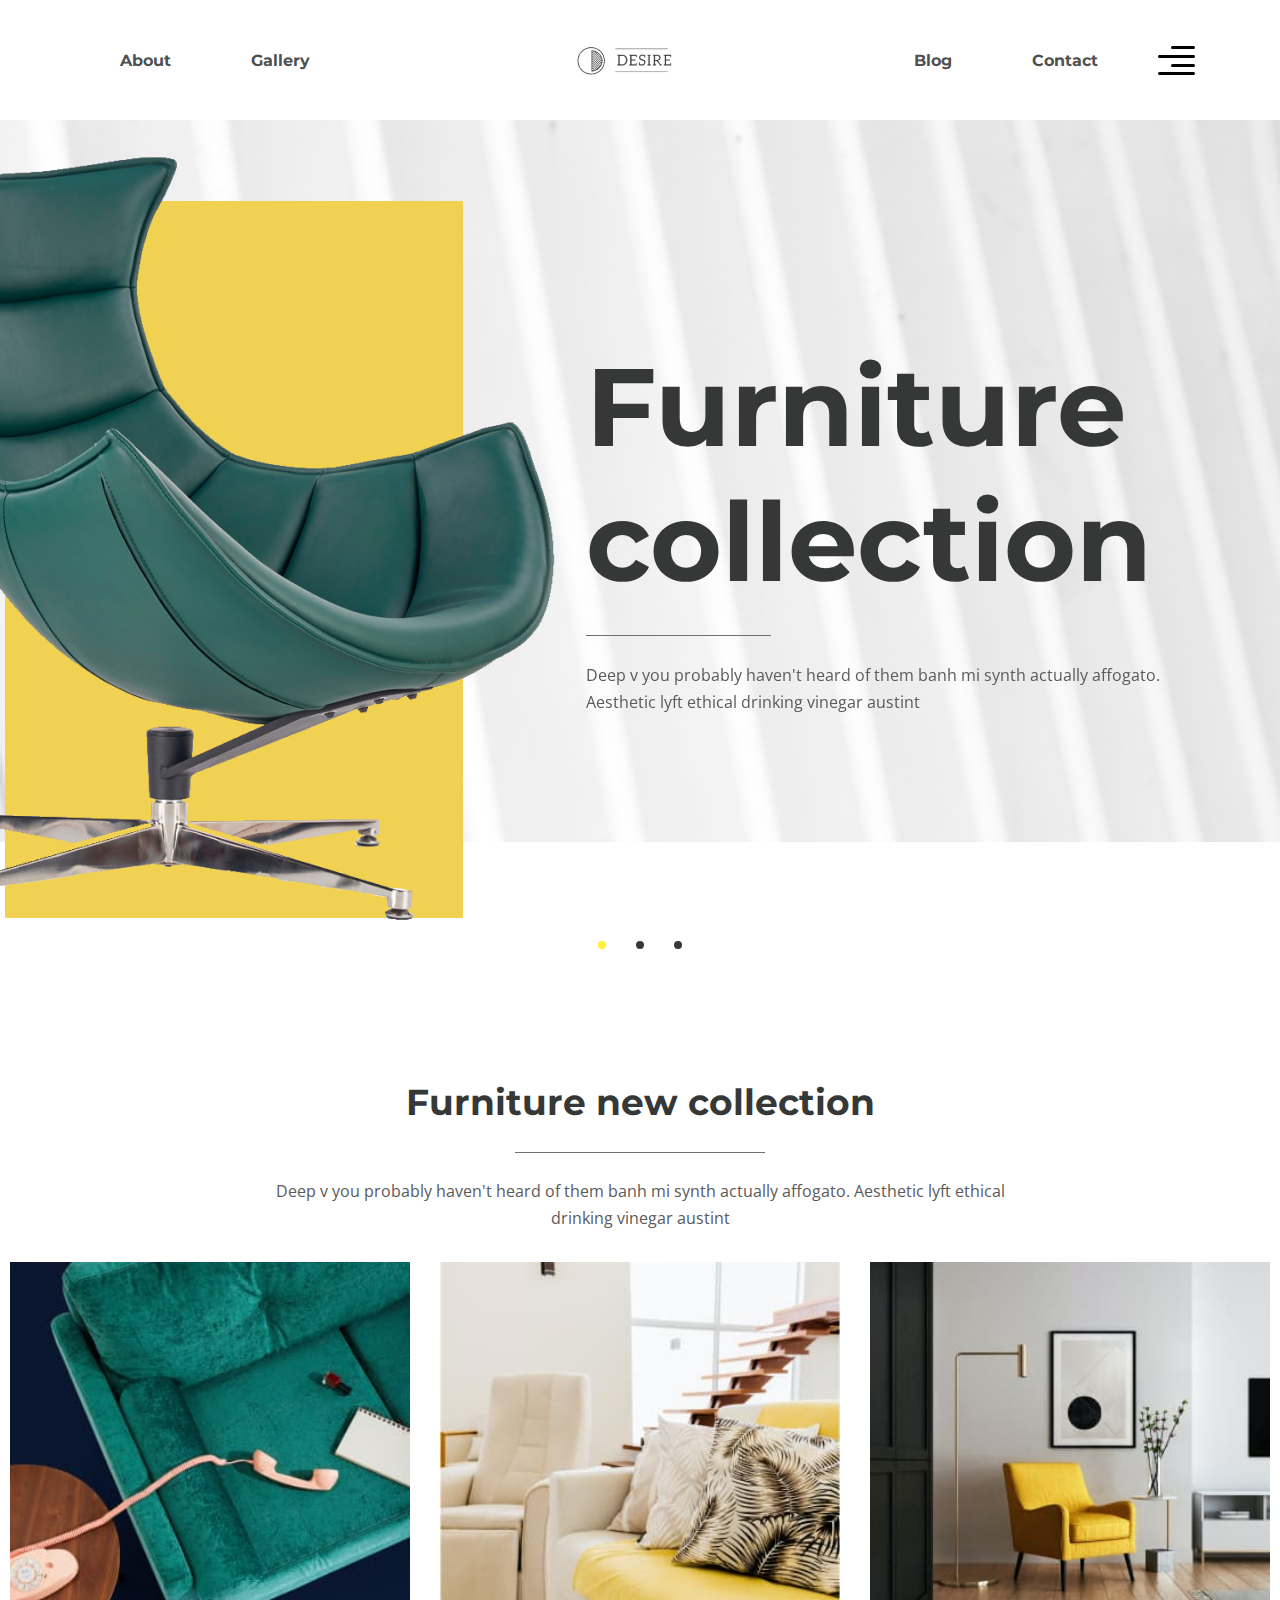
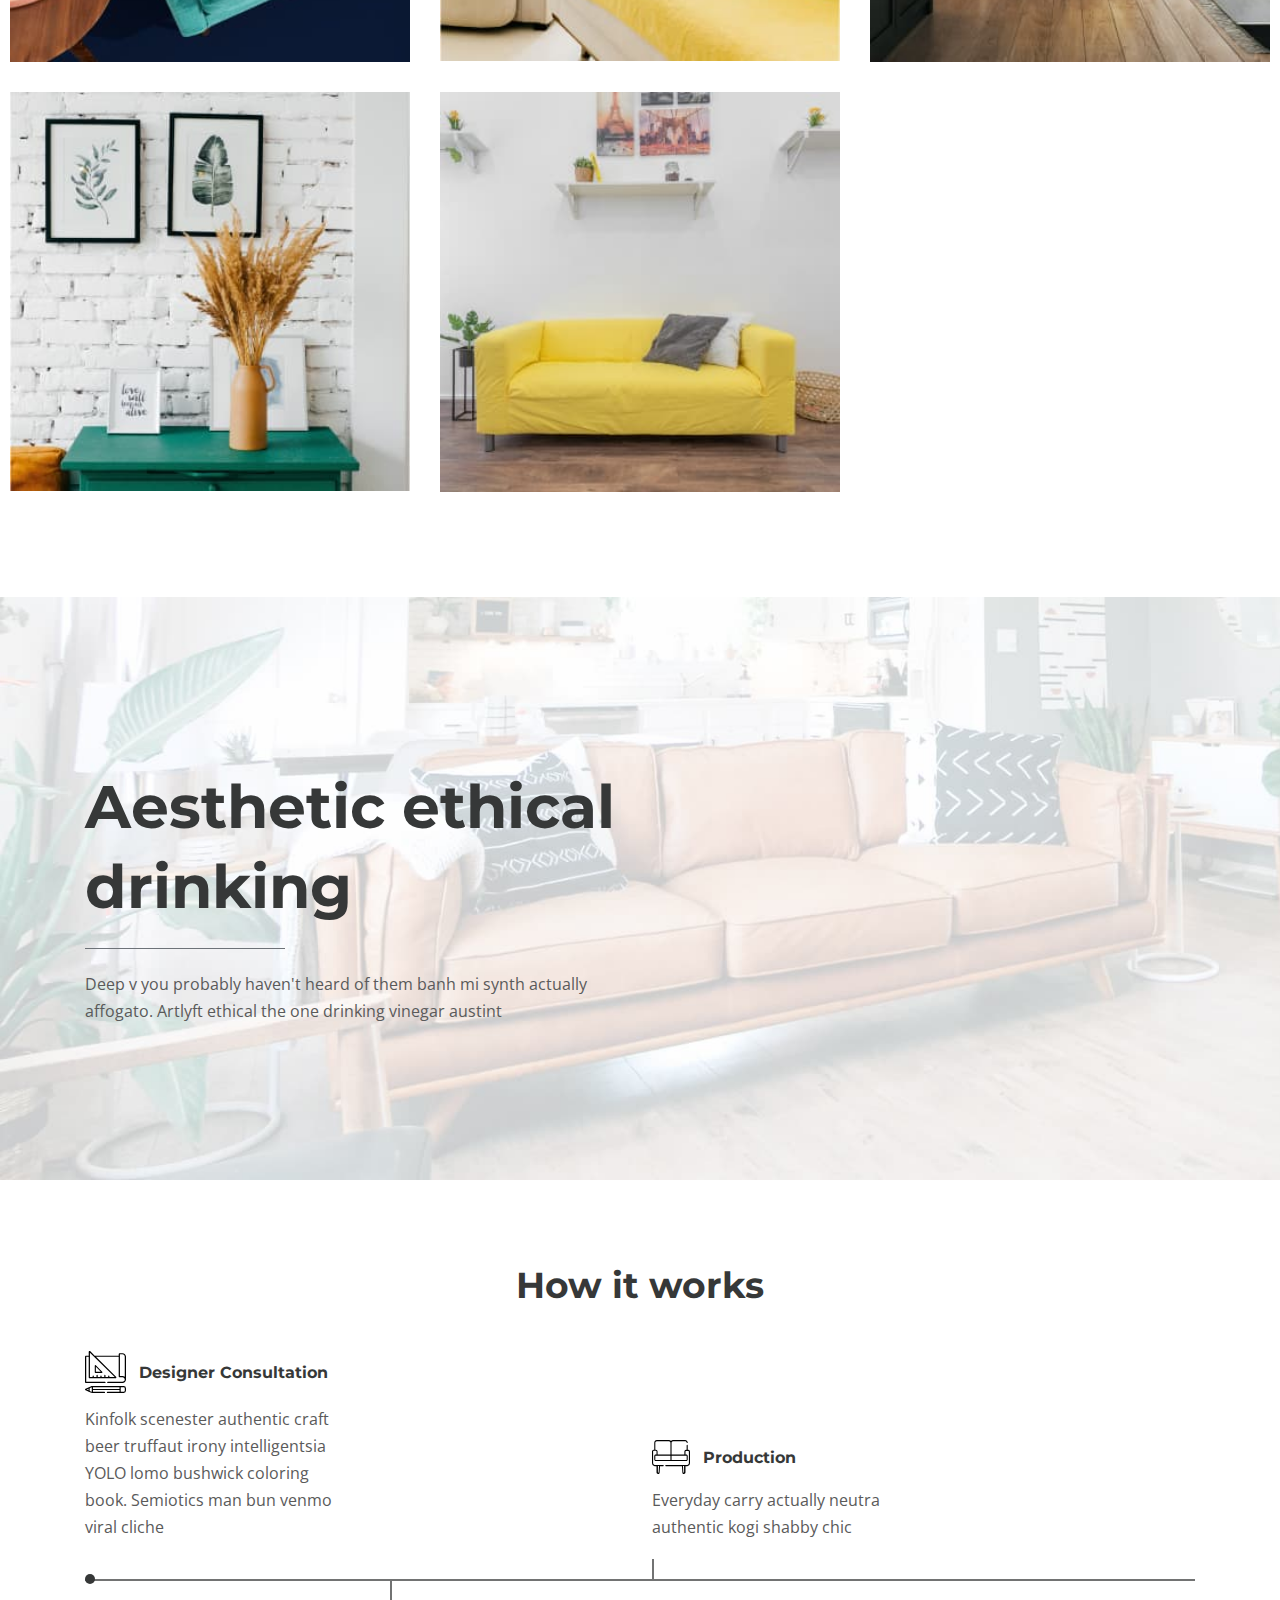
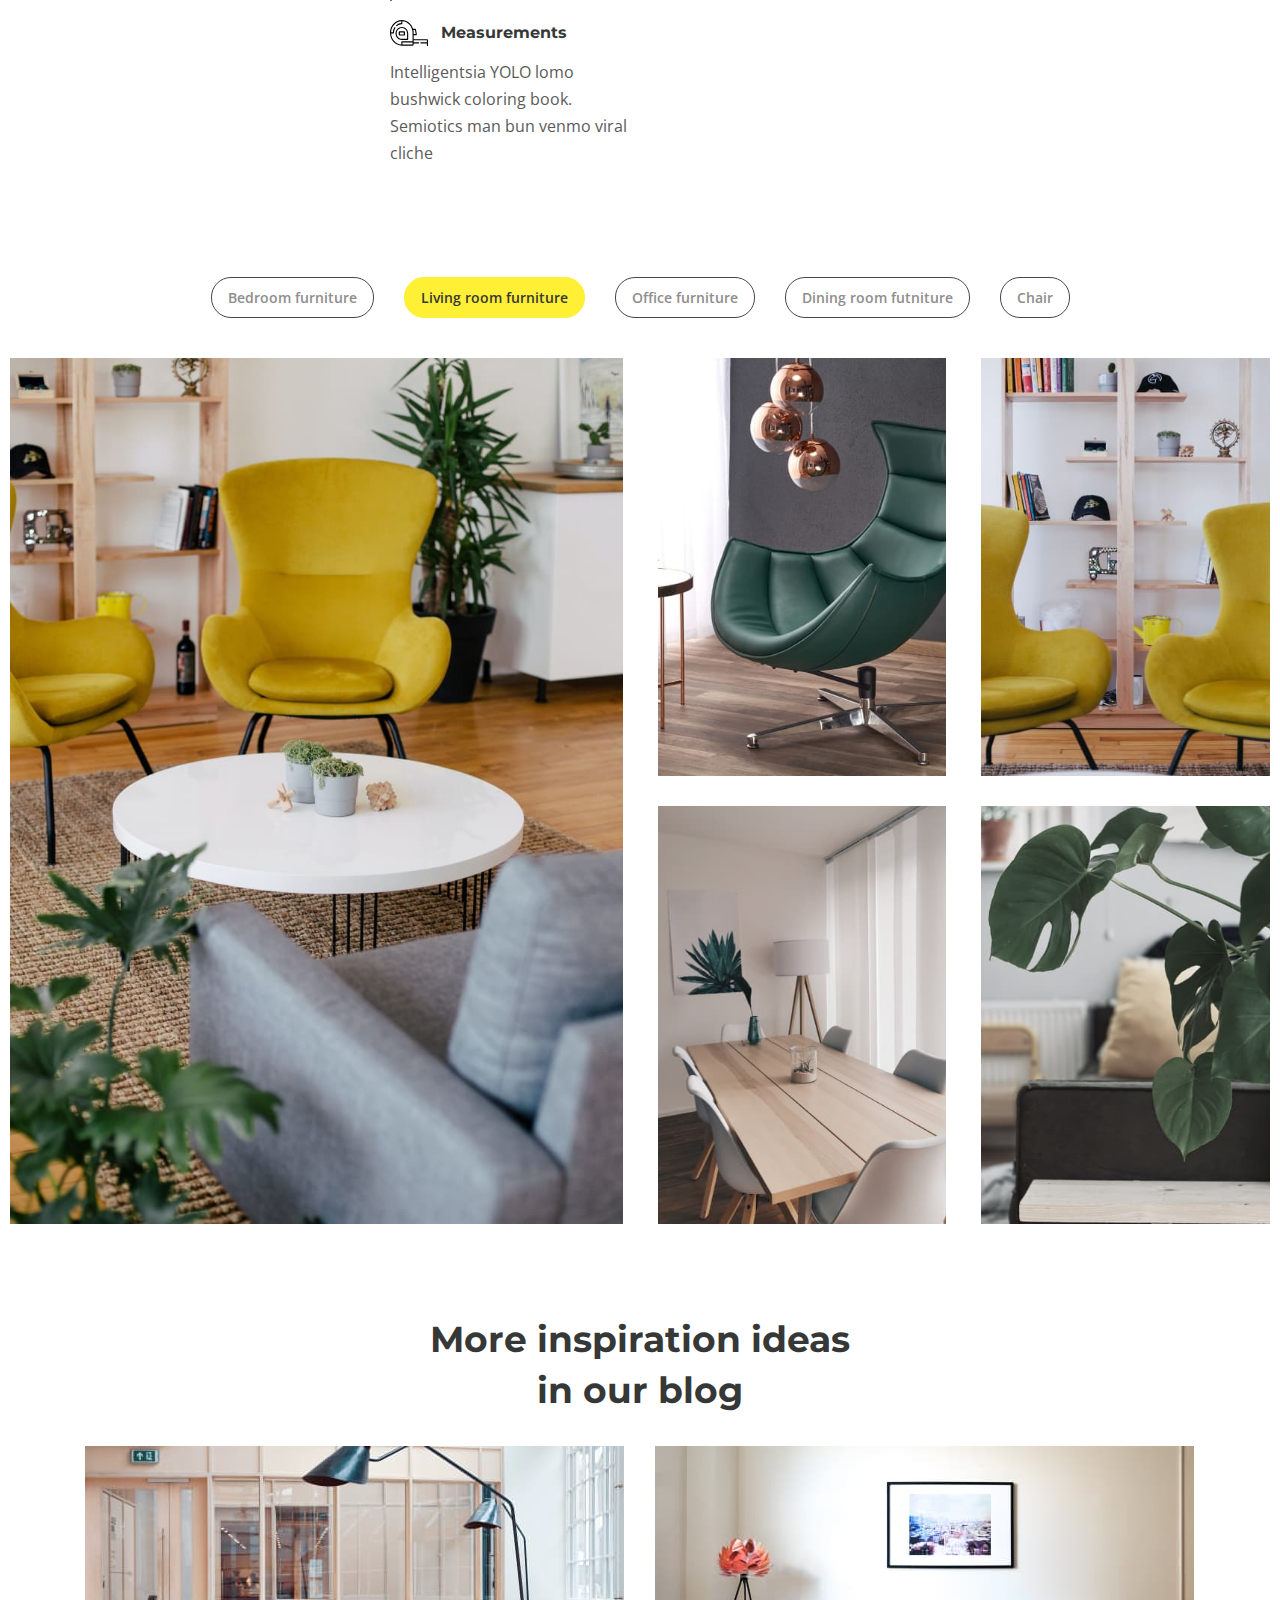
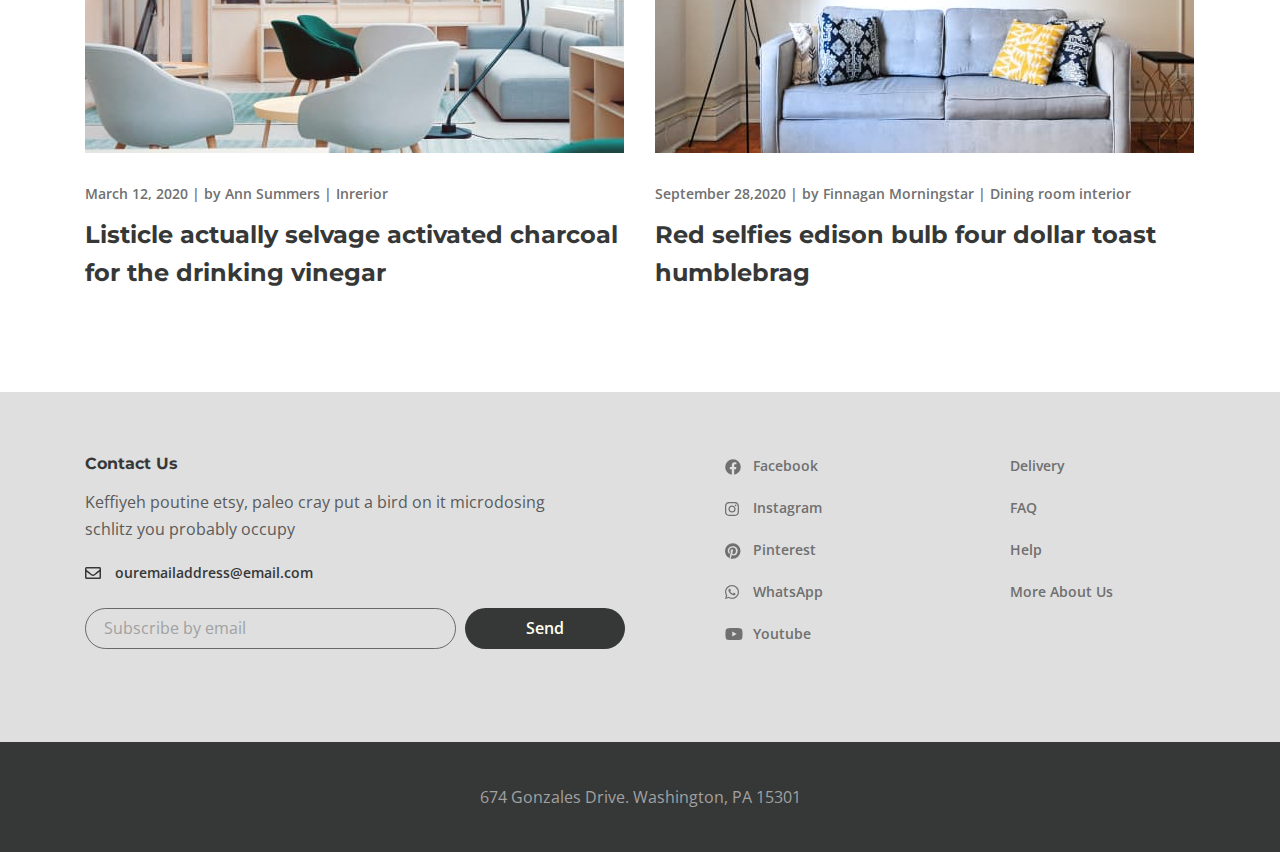
<file: index.html>
<!DOCTYPE html>
<html lang="en">

<head>
  <meta charset="UTF-8">
  <meta name="viewport" content="width=device-width, initial-scale=1.0">
  <title>Document</title>
  <link rel="stylesheet" href="css/style.min.css">
</head>

<body>

  <div class="wrapper">
  <header class="header">
    <div class="container">
      <div class="header__inner">
        <nav class="menu">
          <ul class="menu__list">
            <li class="menu__item">
              <a class="menu__link" href="about.html">About</a>
            </li>
            <li class="menu__item">
              <a class="menu__link" href="gallery.html">Gallery</a>
            </li>
          </ul>
        </nav>
        <a class="logo" href="#">
          <img src="images/logo.png" alt="logo">
        </a>
        <nav class="menu">
          <ul class="menu__list">
            <li class="menu__item">
              <a class="menu__link" href="blog.html">Blog</a>
            </li>
            <li class="menu__item">
              <a class="menu__link" href="contact.html">Contact</a>
            </li>
          </ul>
        </nav>
        <button class="header__btn-menu">
          <span></span>
          <span></span>
          <span></span>
        </button>
        <button class="header__btn">
          <img src="images/icon_menu.svg" alt="icon-menu">
        </button>
        <div class="rightside-menu rightside-menu--close">
          <button class="rightside-menu__close">
            <img src="images/close.svg" alt="close">
          </button>
          <div class="rightside-menu__content">
            <a class="rightside-menu__logo" href="#">
              <img src="images/logo-big.png" alt="logo">
            </a>
            <h4 class="rightside-menu__title">Furniture for life</h4>
            <p class="rightside-menu__text">Sustainable hot chicken skateboard, dreamcatcher meggings actually squid. Slow-carb everyday carry +1 art party
            microdosing, put a bird on it brooklyn</p>
            <img class="rightside-menu__images" src="images/rightside-img.jpg" alt="images">
          </div>
        </div>
      </div>
    </div>
  </header>

    <main class="main">
      <section class="top">
          <div class="top__inner">
            <div class="top__slider">
              <div class="top__slider-item">
                <img class="top__slider-img" src="images/slider-img.png" alt="images">
                <div class="top__slider-info">
                  <h2 class="top__slider-title">Furniture collection</h2>
                  <p class="top__slider-text">Deep v you probably haven't heard of them banh mi synth actually affogato. Aesthetic lyft ethical drinking vinegar
                  austint</p>
                </div>
              </div>
              <div class="top__slider-item">
              <img class="top__slider-img" src="images/slider-img.png" alt="images">
              <div class="top__slider-info">
                <h2 class="top__slider-title">Furniture collection</h2>
                <p class="top__slider-text">Deep v you probably haven't heard of them banh mi synth actually affogato. Aesthetic lyft
                  ethical drinking vinegar
                  austint</p>
              </div>
              </div>
              <div class="top__slider-item">
              <img class="top__slider-img" src="images/slider-img.png" alt="images">
              <div class="top__slider-info">
                <h2 class="top__slider-title">Furniture collection</h2>
                <p class="top__slider-text">Deep v you probably haven't heard of them banh mi synth actually affogato. Aesthetic lyft
                  ethical drinking vinegar
                  austint</p>
              </div>
              </div>
            </div>
          </div>
      </section>

      <section class="new-collection">
        <div class="container-fluid">
          <h3 class="new-collection__title">Furniture new collection</h3>
          <p class="new-collection__text">Deep v you probably haven't heard of them banh mi synth actually affogato. Aesthetic lyft ethical drinking vinegar
          austint</p>
          <div class="collection">
            <a class="collection__item" href="#">
              <img class="collection__images" src="images/collection-1.jpg" alt="images">
              <div class="collection__info">
                <h6 class="collection__info-title">Truffaut literally trust</h6>
                <p class="collection__info-text">Living room furntiture | Chair</p>
              </div>
            </a>
            <a class="collection__item" href="#">
              <img class="collection__images" src="images/collection-2.jpg" alt="images">
              <div class="collection__info">
                <h6 class="collection__info-title">Truffaut literally trust</h6>
                <p class="collection__info-text">Living room furntiture | Chair</p>
              </div>
            </a>
            <a class="collection__item" href="#">
              <img class="collection__images" src="images/collection-3.jpg" alt="images">
              <div class="collection__info">
                <h6 class="collection__info-title">Truffaut literally trust</h6>
                <p class="collection__info-text">Living room furntiture | Chair</p>
              </div>
            </a>
            <a class="collection__item" href="#">
              <img class="collection__images" src="images/collection-4.jpg" alt="images">
              <div class="collection__info">
                <h6 class="collection__info-title">Truffaut literally trust</h6>
                <p class="collection__info-text">Living room furntiture | Chair</p>
              </div>
            </a>
            <a class="collection__item" href="#">
              <img class="collection__images" src="images/collection-5.jpg" alt="images">
              <div class="collection__info">
                <h6 class="collection__info-title">Truffaut literally trust</h6>
                <p class="collection__info-text">Living room furntiture | Chair</p>
              </div>
            </a>
          </div>
        </div>
      </section>

      <section class="decor">
        <div class="container">
          <h2 class="decor__title">Aesthetic ethical drinking</h2>
          <p class="decor__text">Deep v you probably haven't heard of them banh mi synth actually affogato. Artlyft ethical the one drinking vinegar
          austint</p>
        </div>
      </section>

      <section class="works-path">
        <div class="container">
          <h3 class="works-path__title">
            How it works
          </h3>
          <div class="works-path__items">
            <div class="works-path__items-box">
            <div class="works-path__item works-path__item--consultation">
               <img class="works-path__item-img" src="images/icon1.svg" alt="icon">
               <h6 class="works-path__item-title">Designer Consultation</h6>
               <p class="works-path__item-text">Kinfolk scenester authentic craft beer truffaut irony intelligentsia YOLO lomo bushwick coloring book. Semiotics man bun
              venmo viral cliche</p>
            </div>
            <div class="works-path__item works-path__item--production">
               <img class="works-path__item-img" src="images/icon2.svg" alt="icon">
               <h6 class="works-path__item-title">Production</h6>
               <p class="works-path__item-text">Everyday carry actually neutra authentic kogi shabby chic</p>
            </div>
            </div>
            <div class="works-path__item works-path__item--Measurements">
               <img class="works-path__item-img" src="images/icon3.svg" alt="icon">
               <h6 class="works-path__item-title">Measurements</h6>
               <p class="works-path__item-text">Intelligentsia YOLO lomo bushwick coloring book. Semiotics man bun venmo viral cliche</p>
            </div>
          </div>
        </div>
      </section>

      <div class="gallery">
        <div class="container-fluid">
          <div class="gallery__buttons">
            <button class="gallery__btn" data-filter=".Bedroom">Bedroom furniture</button>
            <button class="gallery__btn" data-filter=".Living">Living room furniture</button>
            <button class="gallery__btn" data-filter=".Office">Office furniture</button>
            <button class="gallery__btn" data-filter=".Dining">Dining room futniture</button>
            <button class="gallery__btn" data-filter=".Chair">Chair</button>
          </div>
          <div class="gallery__inner">
            <div class="gallery__items mix Bedroom">
              <a class="gallery__item" href="#">
                <img src="images/gallery/1.jpg" alt="gallery">
              </a>
              <a class="gallery__item" href="#">
                <img src="images/gallery/2.jpg" alt="gallery">
              </a>
              <a class="gallery__item" href="#">
                <img src="images/gallery/3.jpg" alt="gallery">
              </a>
              <a class="gallery__item" href="#">
                <img src="images/gallery/4.jpg" alt="gallery">
              </a>
              <a class="gallery__item" href="#">
                <img src="images/gallery/5.jpg" alt="gallery">
              </a>
            </div>
            <div class="gallery__items mix Living">
              <a class="gallery__item" href="#">
                <img src="images/gallery/1.jpg" alt="gallery">
              </a>
              <a class="gallery__item" href="#">
                <img src="images/gallery/2.jpg" alt="gallery">
              </a>
              <a class="gallery__item" href="#">
                <img src="images/gallery/3.jpg" alt="gallery">
              </a>
              <a class="gallery__item" href="#">
                <img src="images/gallery/4.jpg" alt="gallery">
              </a>
              <a class="gallery__item" href="#">
                <img src="images/gallery/5.jpg" alt="gallery">
              </a>
            </div>
            <div class="gallery__items mix Office">
              <a class="gallery__item" href="#">
                <img src="images/gallery/1.jpg" alt="gallery">
              </a>
              <a class="gallery__item" href="#">
                <img src="images/gallery/2.jpg" alt="gallery">
              </a>
              <a class="gallery__item" href="#">
                <img src="images/gallery/3.jpg" alt="gallery">
              </a>
              <a class="gallery__item" href="#">
                <img src="images/gallery/4.jpg" alt="gallery">
              </a>
              <a class="gallery__item" href="#">
                <img src="images/gallery/5.jpg" alt="gallery">
              </a>
            </div>
            <div class="gallery__items mix Dining">
              <a class="gallery__item" href="#">
                <img src="images/gallery/1.jpg" alt="gallery">
              </a>
              <a class="gallery__item" href="#">
                <img src="images/gallery/2.jpg" alt="gallery">
              </a>
              <a class="gallery__item" href="#">
                <img src="images/gallery/3.jpg" alt="gallery">
              </a>
              <a class="gallery__item" href="#">
                <img src="images/gallery/4.jpg" alt="gallery">
              </a>
              <a class="gallery__item" href="#">
                <img src="images/gallery/5.jpg" alt="gallery">
              </a>
            </div>
            <div class="gallery__items mix Chair">
              <a class="gallery__item" href="#">
                <img src="images/gallery/1.jpg" alt="gallery">
              </a>
              <a class="gallery__item" href="#">
                <img src="images/gallery/2.jpg" alt="gallery">
              </a>
              <a class="gallery__item" href="#">
                <img src="images/gallery/3.jpg" alt="gallery">
              </a>
              <a class="gallery__item" href="#">
                <img src="images/gallery/4.jpg" alt="gallery">
              </a>
              <a class="gallery__item" href="#">
                <img src="images/gallery/5.jpg" alt="gallery">
              </a>
            </div>
          </div>
        </div>
      </div>

      <section class="blog-box">
        <div class="container">
          <h3 class="blog-box__title">More inspiration ideas in our blog</h3>
          <div class="blog-box__items">
            <div class="blog-box__item">
              <a class="blog-box__img-link" href="#">
                <img class="blog-box__img" src="images/blog/1.jpg" alt="">
              </a>
              <div class="blog-box__link">
                <span class="blog-box__date">March 12, 2020</span> |
                <a class="blog-box__author" href="#">by Ann Summers</a> |
                <a class="blog-box__theme" href="#">Inrerior</a>
              </div>
              <a class="blog-box__item-titlelink" href="#">
                <h4 class="blog-box__item-title">Listicle actually selvage activated charcoal for the drinking vinegar</h4>
              </a>
            </div>
            <div class="blog-box__item">
              <a class="blog-box__img-link" href="#">
                <img class="blog-box__img" src="images/blog/2.jpg" alt="">
              </a>
              <div class="blog-box__link">
                <span class="blog-box__date">September 28,2020</span> |
                <a class="blog-box__author" href="#">by Finnagan Morningstar</a> |
                <a class="blog-box__theme" href="#">Dining room interior</a>
              </div>
              <a class="blog-box__item-titlelink" href="#">
                <h4 class="blog-box__item-title">Red selfies edison bulb four dollar toast humblebrag</h4>
              </a>
            </div>
          </div>
        </div>
      </section>
    </main>

    <footer class="footer">
      <div class="footer__content">
        <div class="container">
          <div class="footer__inner">
            <div class="footer__info">
              <h6 class="footer__info-title">Contact Us</h6>
              <p class="footer__info-text">Keffiyeh poutine etsy, paleo cray put a bird on it microdosing schlitz you probably occupy</p>
              <a class="info-email" href="mailto:ouremailaddress@email.com">ouremailaddress@email.com</a>
              <form class="footer__form">
                <input class="footer__form-input" type="email" placeholder="Subscribe by email">
                <button class="footer__form-button" type="submit">Send</button>
              </form>
            </div>
            <ul class="footer__social">
              <li class="footer__social-item">
                <a class="footer__social-link footer__social-link--facebook" href="#">Facebook</a>
              </li>
              <li class="footer__social-item">
                <a class="footer__social-link footer__social-link--instagram" href="#">Instagram</a>
              </li>
              <li class="footer__social-item">
                <a class="footer__social-link footer__social-link--pinterest" href="#">Pinterest</a>
              </li>
              <li class="footer__social-item">
                <a class="footer__social-link footer__social-link--whatsapp" href="#">WhatsApp</a>
              </li>
              <li class="footer__social-item">
                <a class="footer__social-link footer__social-link--youtube" href="#">Youtube</a>
              </li>
            </ul>
            <nav class="footer__menu">
              <ul class="footer__menu-list">
                <li class="footer__menu-item"><a class="footer__menu-link" href="#">Delivery</a></li>
                <li class="footer__menu-item"><a class="footer__menu-link" href="#">FAQ</a></li>
                <li class="footer__menu-item"><a class="footer__menu-link" href="#">Help</a></li>
                <li class="footer__menu-item"><a class="footer__menu-link" href="#">More About Us</a></li>
              </ul>
            </nav>
          </div>
        </div>
      </div>
      <div class="footer__copyright">674 Gonzales Drive. Washington, PA 15301</div>
    </footer>
  </div>



  <script src="js/main.min.js"></script>
</body>

</html>
</file>
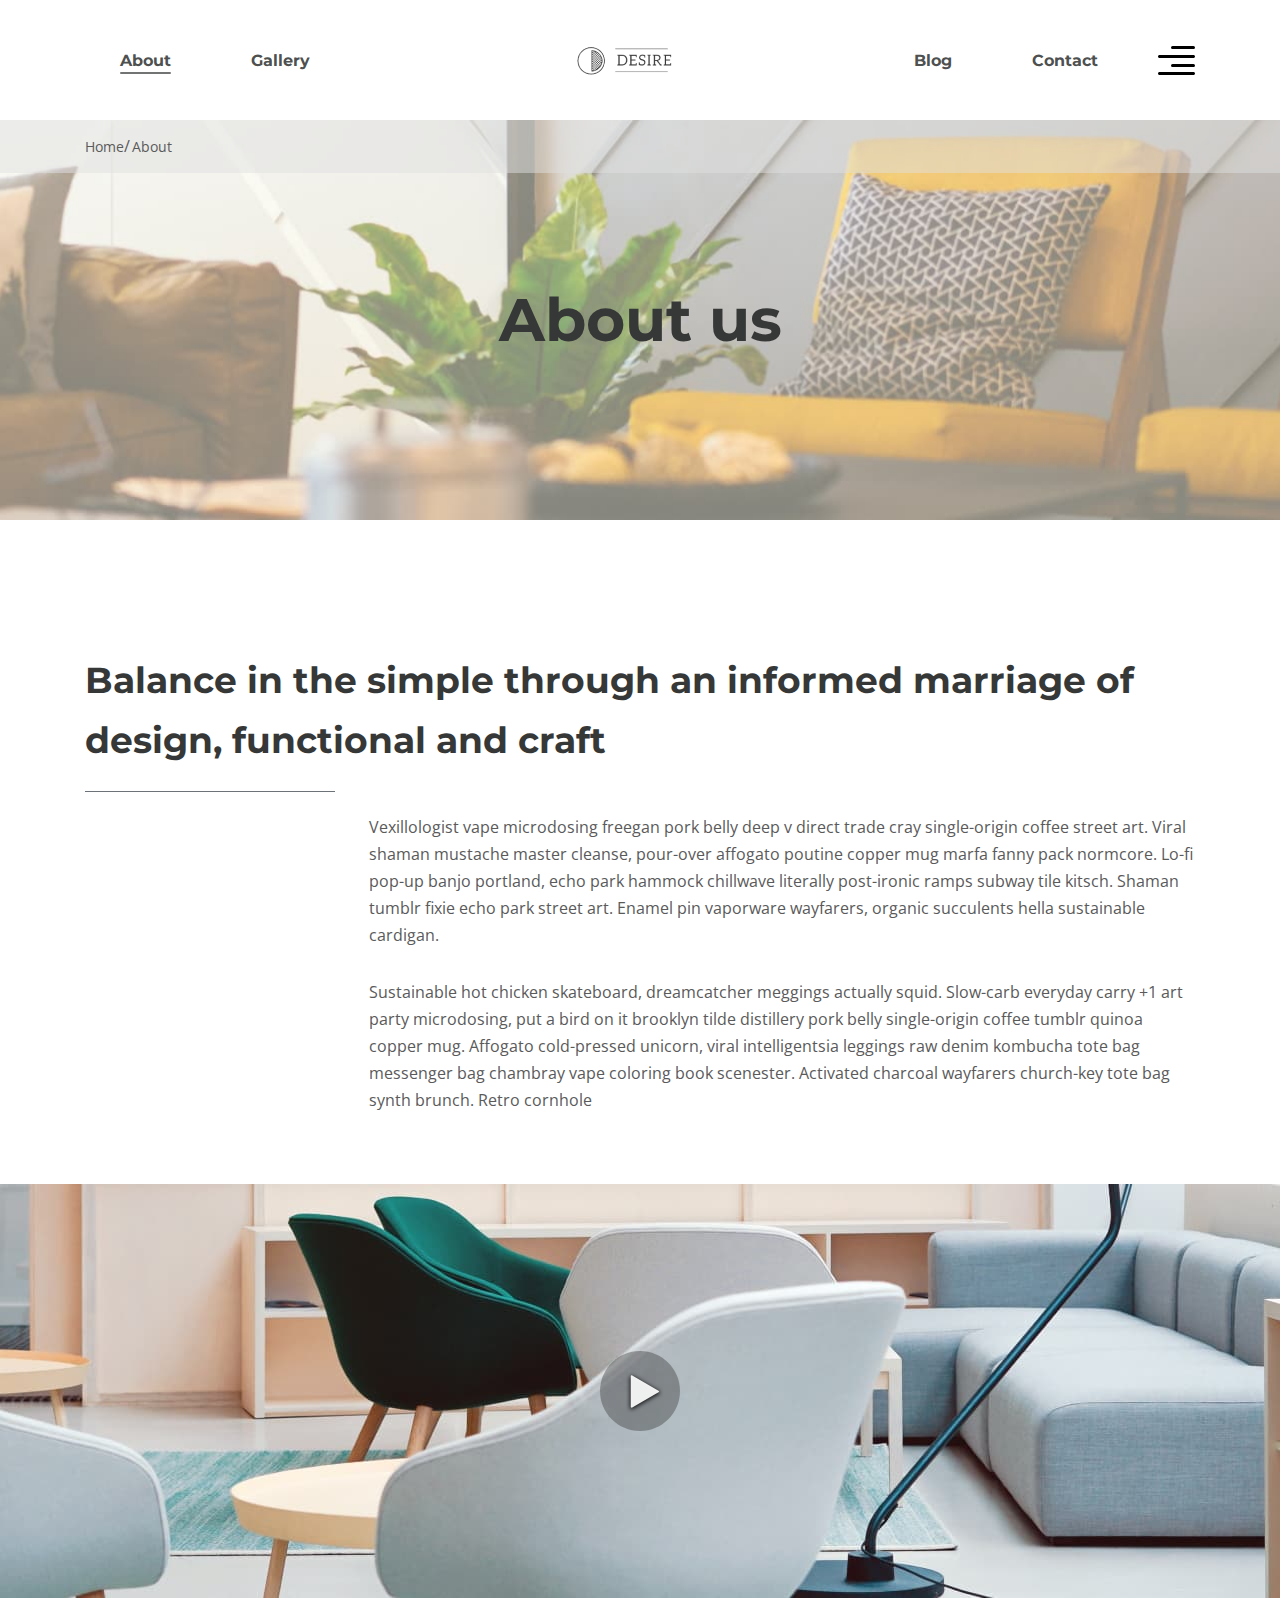
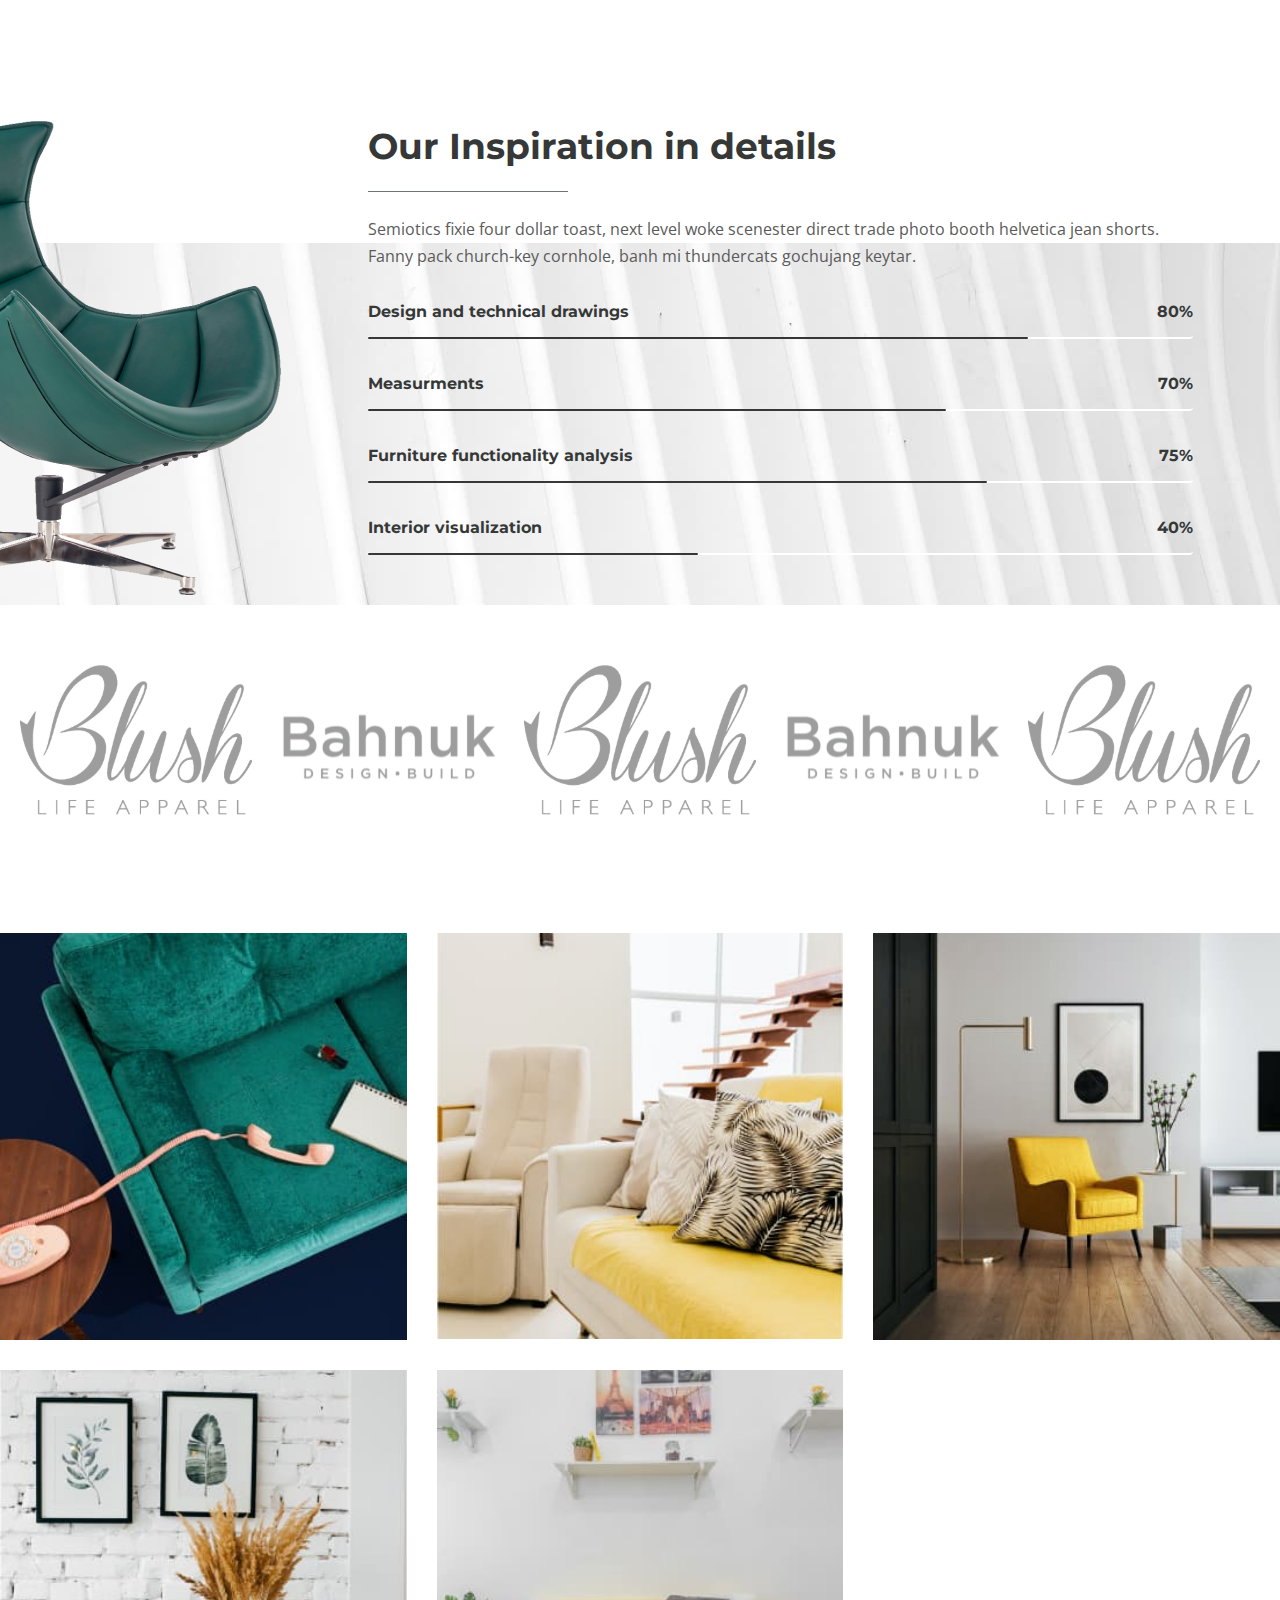
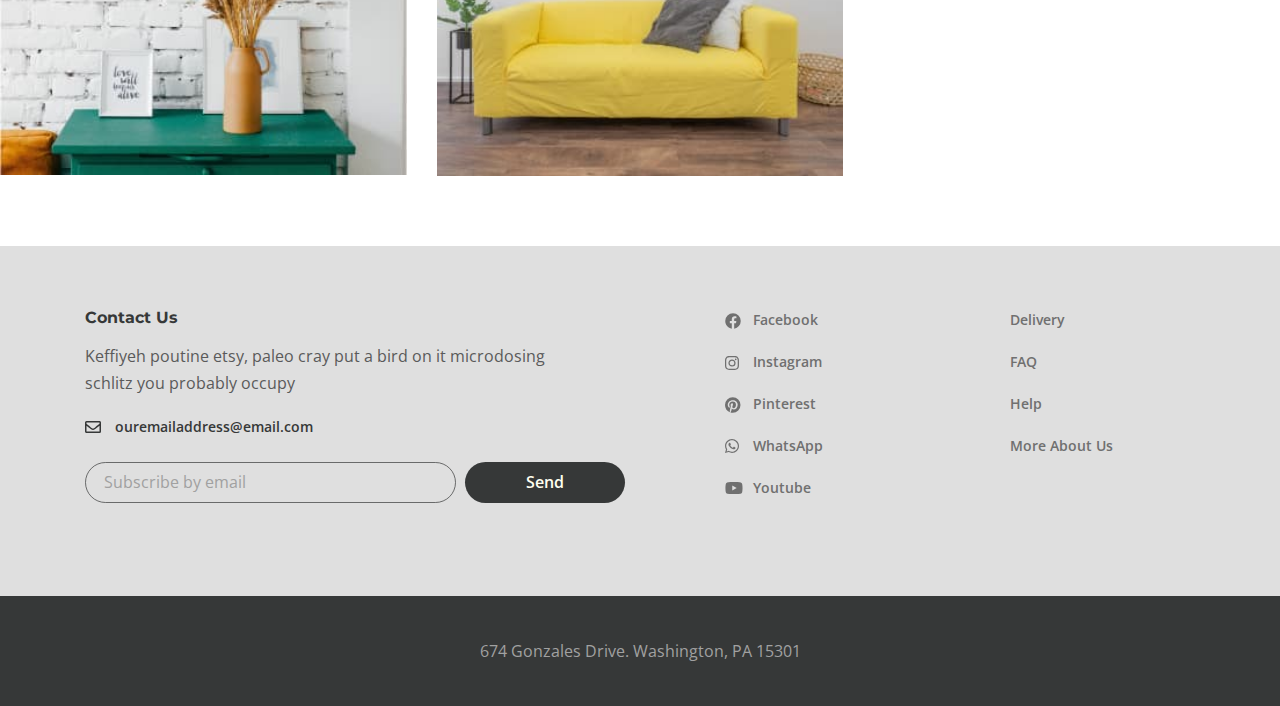
<file: about.html>
<!DOCTYPE html>
<html lang="en">

<head>
  <meta charset="UTF-8">
  <meta name="viewport" content="width=device-width, initial-scale=1.0">
  <title>Document</title>
  <link rel="stylesheet" href="css/style.min.css">
</head>

<body>

  <div class="wrapper">
  <header class="header">
    <div class="container">
      <div class="header__inner">
        <nav class="menu">
          <ul class="menu__list">
            <li class="menu__item">
              <a class="menu__link menu__link--active" href="#">About</a>
            </li>
            <li class="menu__item">
              <a class="menu__link" href="#">Gallery</a>
            </li>
          </ul>
        </nav>
        <a class="logo" href="#">
          <img src="images/logo.png" alt="logo">
        </a>
        <nav class="menu">
          <ul class="menu__list">
            <li class="menu__item">
              <a class="menu__link" href="#">Blog</a>
            </li>
            <li class="menu__item">
              <a class="menu__link" href="#">Contact</a>
            </li>
          </ul>
        </nav>
        <button class="header__btn-menu">
          <span></span>
          <span></span>
          <span></span>
        </button>
        <button class="header__btn">
          <img src="images/icon_menu.svg" alt="icon-menu">
        </button>
        <div class="rightside-menu rightside-menu--close">
          <button class="rightside-menu__close">
            <img src="images/close.svg" alt="close">
          </button>
          <div class="rightside-menu__content">
            <a class="rightside-menu__logo" href="#">
              <img src="images/logo-big.png" alt="logo">
            </a>
            <h4 class="rightside-menu__title">Furniture for life</h4>
            <p class="rightside-menu__text">Sustainable hot chicken skateboard, dreamcatcher meggings actually squid. Slow-carb everyday carry +1 art party
            microdosing, put a bird on it brooklyn</p>
            <img class="rightside-menu__images" src="images/rightside-img.jpg" alt="images">
          </div>
        </div>
      </div>
    </div>
  </header>

    <main class="main">
      <div class="breadcrumbs">
        <div class="container">
          <ul class="breadcrumbs__list">
            <li class="breadcrumbs__item">
              <a class="breadcrumbs__link" href="#">Home</a>
            </li>
            <li class="breadcrumbs__item">
              <a class="breadcrumbs__link" href="#">About</a>
            </li>
          </ul>
        </div>
      </div>

      <section class="about">
        <div class="about__prev">
          <div class="container">
            <h2 class="about__prev-title">About us</h2>
          </div>
        </div>
        <div class="about__content">
          <div class="container">
            <h3 class="about__title">
              Balance in the simple through an informed marriage of design, functional and craft
            </h3>
            <div class="about__text">
              <p>
                Vexillologist vape microdosing freegan pork belly deep v direct trade cray single-origin coffee street art. Viral
                shaman
                mustache master cleanse, pour-over affogato poutine copper mug marfa fanny pack normcore. Lo-fi pop-up banjo
                portland,
                echo park hammock chillwave literally post-ironic ramps subway tile kitsch. Shaman tumblr fixie echo park street
                art.
                Enamel pin vaporware wayfarers, organic succulents hella sustainable cardigan.
              </p>
              <p>
                Sustainable hot chicken skateboard, dreamcatcher meggings actually squid. Slow-carb everyday carry +1 art party
                microdosing, put a bird on it brooklyn tilde distillery pork belly single-origin coffee tumblr quinoa copper mug.
                Affogato cold-pressed unicorn, viral intelligentsia leggings raw denim kombucha tote bag messenger bag chambray vape
                coloring book scenester. Activated charcoal wayfarers church-key tote bag synth brunch. Retro cornhole
              </p>
            </div>
          </div>
        </div>
        <div class="about__popup">
          <a class="about__popup-play" data-fancybox href="https://www.youtube.com/watch?v=X72_hrztPyQ&ab_channel=PianoRelaxing">
          <img class="about__popup-img" src="images/play.svg" alt="play">
          </a>
        </div>
      </section>

      <section class="inspiration">
        <div class="container-fluid">
          <div class="inspiration__inner">
            <img class="inspiration__images" src="images/inspiration-decor.png" alt="img">
            <div class="inspiration__content">
              <h3 class="inspiration__title">Our Inspiration in details</h3>
              <p class="inspiration__text">Semiotics fixie four dollar toast, next level woke scenester direct trade photo booth helvetica jean shorts. Fanny pack
              church-key cornhole, banh mi thundercats gochujang keytar.
            </p>
            <ul class="inspiration__list">
              <li class="inspiration__item">
                <div class="inspiration__item-content">
                   <p class="inspiration__item-text">Design and technical drawings</p>
                   <p class="inspiration__num">80%</p>
                </div>
                <div class="inspiration__line" style="width:80%;"></div>
              </li>
              <li class="inspiration__item">
                <div class="inspiration__item-content">
                   <p class="inspiration__item-text">Measurments</p>
                   <p class="inspiration__num">70%</p>
                </div>
                <div class="inspiration__line" style="width:70%;"></div>
              </li>
              <li class="inspiration__item">
                <div class="inspiration__item-content">
                   <p class="inspiration__item-text">Furniture functionality analysis</p>
                   <p class="inspiration__num">75%</p>
                </div>
                <div class="inspiration__line" style="width:75%;"></div>
              </li>
              <li class="inspiration__item">
                <div class="inspiration__item-content">
                   <p class="inspiration__item-text">Interior visualization</p>
                   <p class="inspiration__num">40%</p>
                </div>
                <div class="inspiration__line" style="width:40%;"></div>
              </li>
            </ul>
            </div>
          </div>
        </div>
      </section>
      
      <div class="partners">
        <div class="container-fluid">
          <div class="partners__items">
            <img class="partners__img" src="images/partners/1.svg" alt="partners">
            <img class="partners__img" src="images/partners/2.svg" alt="partners">
            <img class="partners__img" src="images/partners/1.svg" alt="partners">
            <img class="partners__img" src="images/partners/2.svg" alt="partners">
            <img class="partners__img" src="images/partners/1.svg" alt="partners">
          </div>
        </div>
      </div>

      <div class="collection">
        <a class="collection__item" href="#">
          <img class="collection__images" src="images/collection-1.jpg" alt="images">
          <div class="collection__info">
            <h6 class="collection__info-title">Truffaut literally trust</h6>
            <p class="collection__info-text">Living room furntiture | Chair</p>
          </div>
        </a>
        <a class="collection__item" href="#">
          <img class="collection__images" src="images/collection-2.jpg" alt="images">
          <div class="collection__info">
            <h6 class="collection__info-title">Truffaut literally trust</h6>
            <p class="collection__info-text">Living room furntiture | Chair</p>
          </div>
        </a>
        <a class="collection__item" href="#">
          <img class="collection__images" src="images/collection-3.jpg" alt="images">
          <div class="collection__info">
            <h6 class="collection__info-title">Truffaut literally trust</h6>
            <p class="collection__info-text">Living room furntiture | Chair</p>
          </div>
        </a>
        <a class="collection__item" href="#">
          <img class="collection__images" src="images/collection-4.jpg" alt="images">
          <div class="collection__info">
            <h6 class="collection__info-title">Truffaut literally trust</h6>
            <p class="collection__info-text">Living room furntiture | Chair</p>
          </div>
        </a>
        <a class="collection__item" href="#">
          <img class="collection__images" src="images/collection-5.jpg" alt="images">
          <div class="collection__info">
            <h6 class="collection__info-title">Truffaut literally trust</h6>
            <p class="collection__info-text">Living room furntiture | Chair</p>
          </div>
        </a>
      </div>
    </main>
  
    <footer class="footer">
      <div class="footer__content">
        <div class="container">
          <div class="footer__inner">
            <div class="footer__info">
              <h6 class="footer__info-title">Contact Us</h6>
              <p class="footer__info-text">Keffiyeh poutine etsy, paleo cray put a bird on it microdosing schlitz you probably occupy</p>
              <a class="info-email" href="mailto:ouremailaddress@email.com">ouremailaddress@email.com</a>
              <form class="footer__form">
                <input class="footer__form-input" type="email" placeholder="Subscribe by email">
                <button class="footer__form-button" type="submit">Send</button>
              </form>
            </div>
            <ul class="footer__social">
              <li class="footer__social-item">
                <a class="footer__social-link footer__social-link--facebook" href="#">Facebook</a>
              </li>
              <li class="footer__social-item">
                <a class="footer__social-link footer__social-link--instagram" href="#">Instagram</a>
              </li>
              <li class="footer__social-item">
                <a class="footer__social-link footer__social-link--pinterest" href="#">Pinterest</a>
              </li>
              <li class="footer__social-item">
                <a class="footer__social-link footer__social-link--whatsapp" href="#">WhatsApp</a>
              </li>
              <li class="footer__social-item">
                <a class="footer__social-link footer__social-link--youtube" href="#">Youtube</a>
              </li>
            </ul>
            <nav class="footer__menu">
              <ul class="footer__menu-list">
                <li class="footer__menu-item"><a class="footer__menu-link" href="#">Delivery</a></li>
                <li class="footer__menu-item"><a class="footer__menu-link" href="#">FAQ</a></li>
                <li class="footer__menu-item"><a class="footer__menu-link" href="#">Help</a></li>
                <li class="footer__menu-item"><a class="footer__menu-link" href="#">More About Us</a></li>
              </ul>
            </nav>
          </div>
        </div>
      </div>
      <div class="footer__copyright">674 Gonzales Drive. Washington, PA 15301</div>
    </footer>
  </div>



  <script src="js/main.min.js"></script>
</body>

</html>
</file>
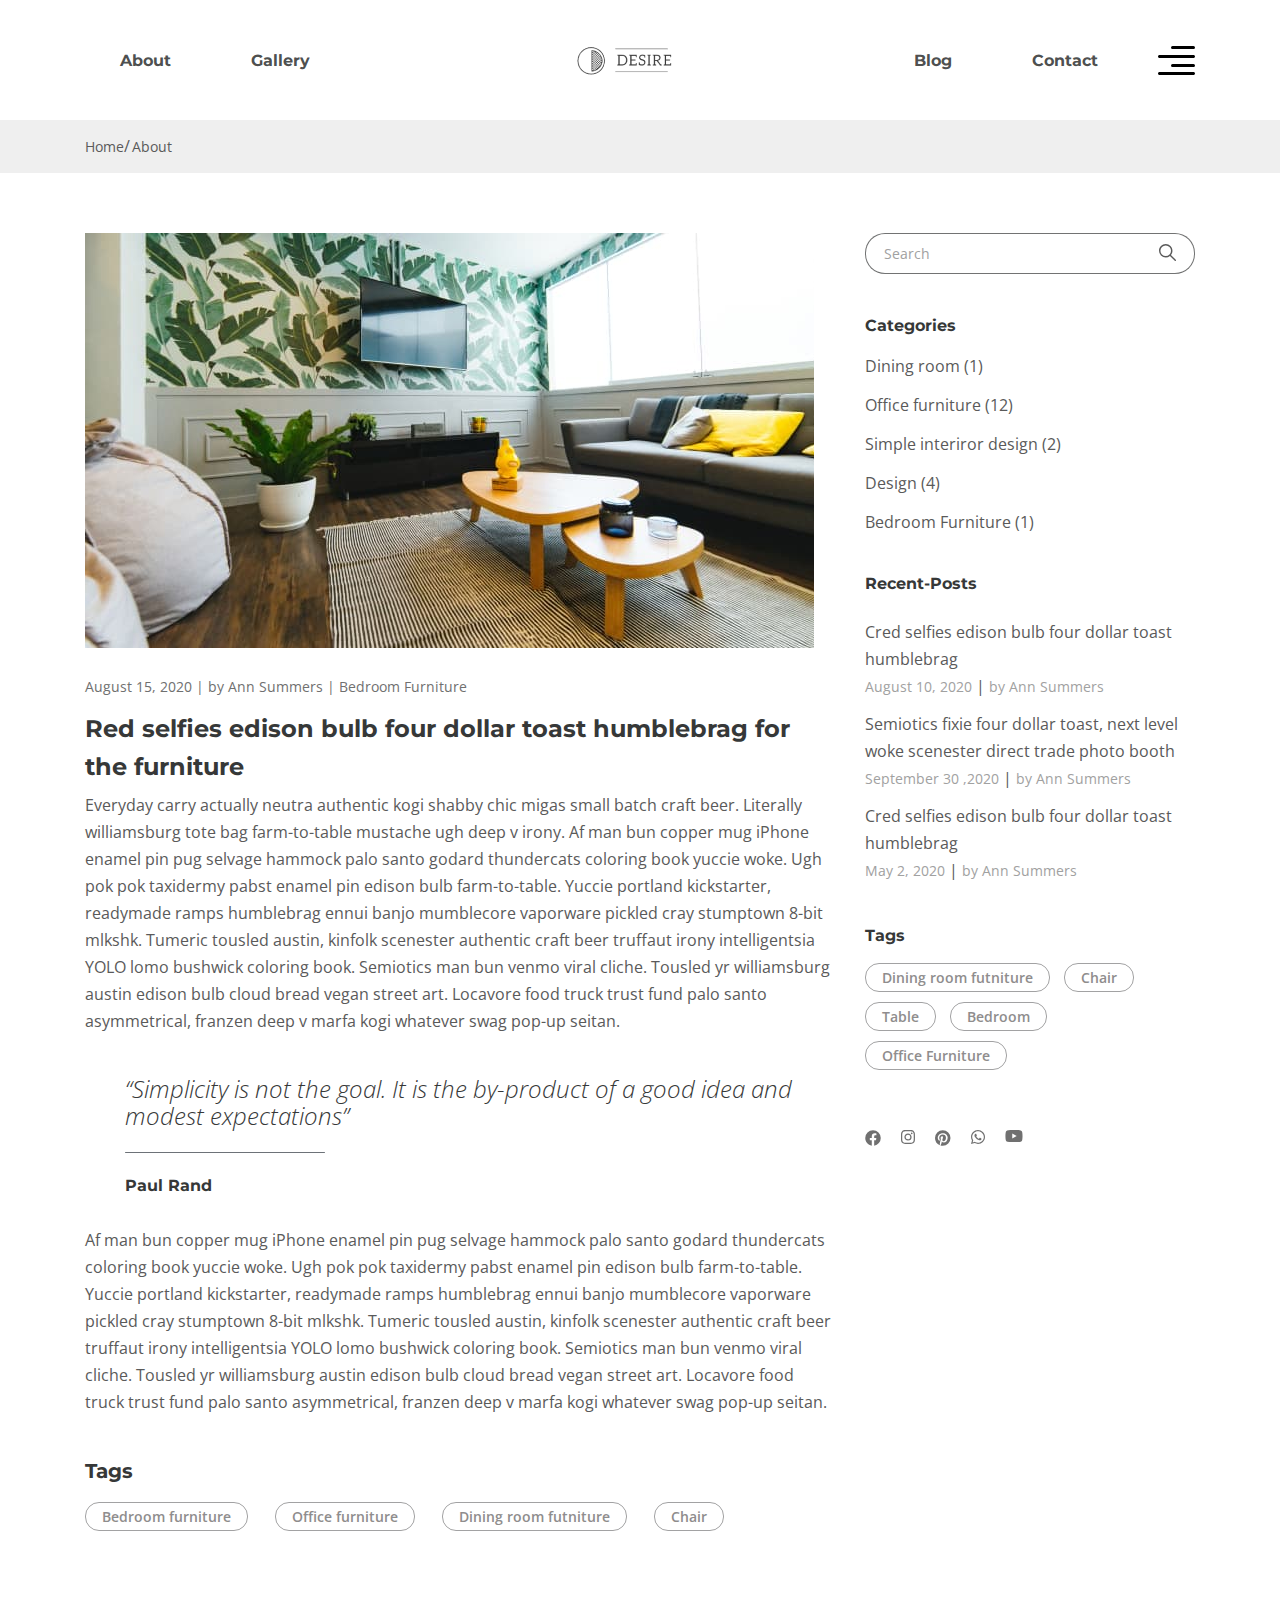
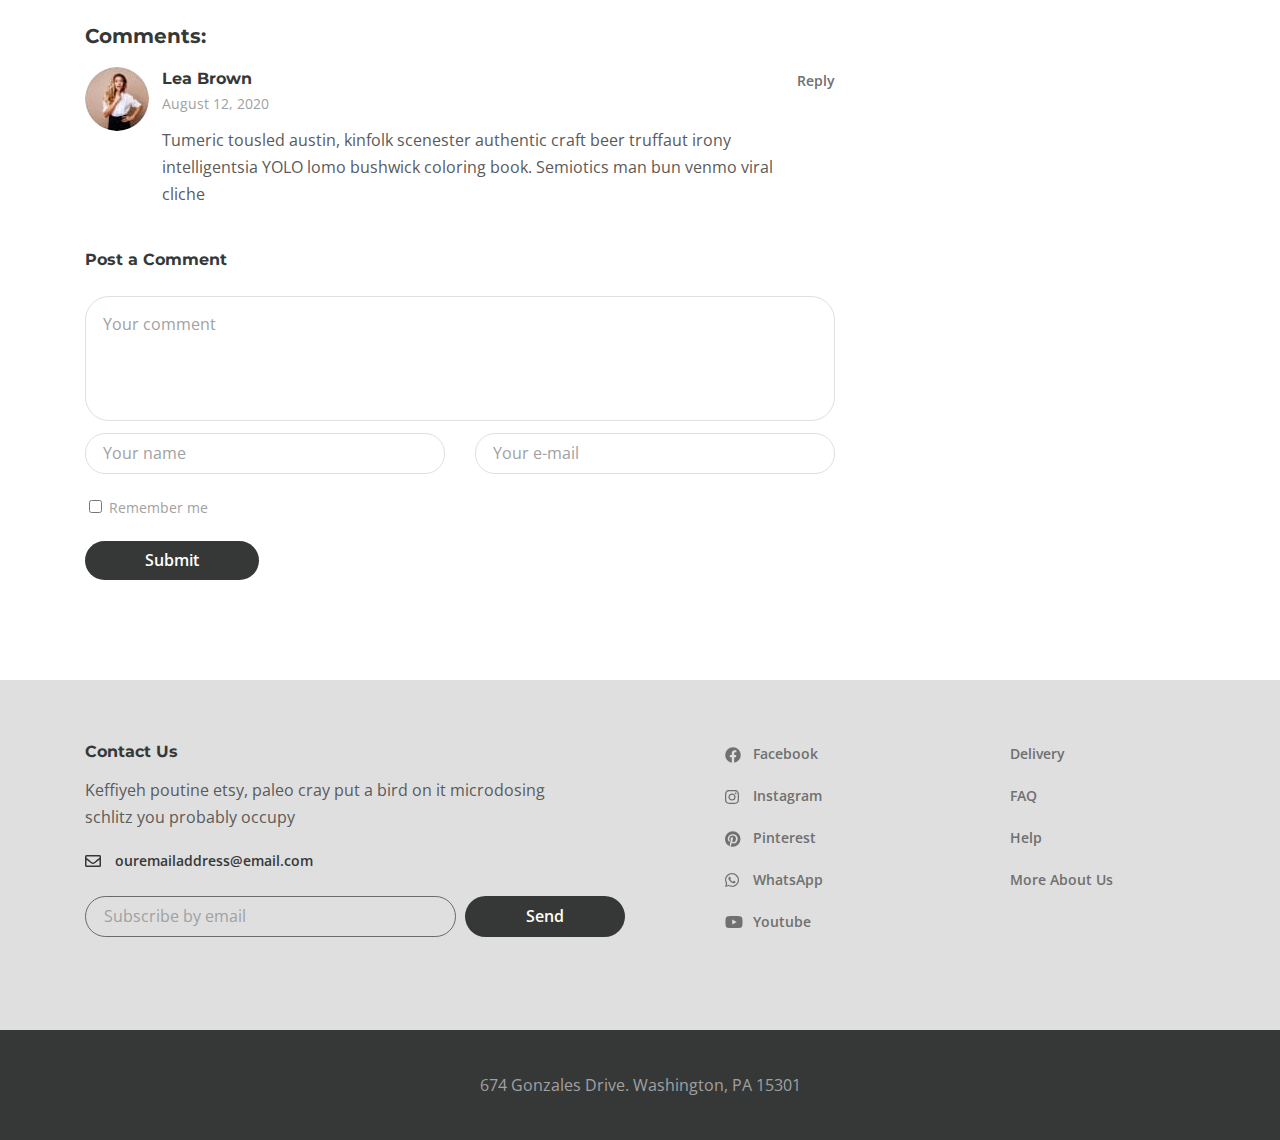
<file: blog-one.html>
<!DOCTYPE html>
<html lang="en">

<head>
  <meta charset="UTF-8">
  <meta name="viewport" content="width=device-width, initial-scale=1.0">
  <title>Document</title>
  <link rel="stylesheet" href="css/style.min.css">
</head>

<body>

  <div class="wrapper">
  <header class="header">
    <div class="container">
      <div class="header__inner">
        <nav class="menu">
          <ul class="menu__list">
            <li class="menu__item">
              <a class="menu__link" href="#">About</a>
            </li>
            <li class="menu__item">
              <a class="menu__link" href="#">Gallery</a>
            </li>
          </ul>
        </nav>
        <a class="logo" href="#">
          <img src="images/logo.png" alt="logo">
        </a>
        <nav class="menu">
          <ul class="menu__list">
            <li class="menu__item">
              <a class="menu__link" href="#">Blog</a>
            </li>
            <li class="menu__item">
              <a class="menu__link" href="#">Contact</a>
            </li>
          </ul>
        </nav>
        <button class="header__btn-menu">
          <span></span>
          <span></span>
          <span></span>
        </button>
        <button class="header__btn">
          <img src="images/icon_menu.svg" alt="icon-menu">
        </button>
        <div class="rightside-menu rightside-menu--close">
          <button class="rightside-menu__close">
            <img src="images/close.svg" alt="close">
          </button>
          <div class="rightside-menu__content">
            <a class="rightside-menu__logo" href="#">
              <img src="images/logo-big.png" alt="logo">
            </a>
            <h4 class="rightside-menu__title">Furniture for life</h4>
            <p class="rightside-menu__text">Sustainable hot chicken skateboard, dreamcatcher meggings actually squid. Slow-carb everyday carry +1 art party
            microdosing, put a bird on it brooklyn</p>
            <img class="rightside-menu__images" src="images/rightside-img.jpg" alt="images">
          </div>
        </div>
      </div>
    </div>
  </header>

    <main class="main">
      <div class="breadcrumbs">
        <div class="container">
          <ul class="breadcrumbs__list">
            <li class="breadcrumbs__item">
              <a class="breadcrumbs__link" href="#">Home</a>
            </li>
            <li class="breadcrumbs__item">
              <a class="breadcrumbs__link" href="#">About</a>
            </li>
          </ul>
        </div>
      </div>

      <section class="blog blog-one">
        <div class="container">
        <div class="blog__inner">
          
        <div class="blog__items">
          <div class="blog__item blog-one__item">
            <img class="blog__img" src="images/blog/3.jpg" alt="img">
            <div class="blog__item-info">
              <span class="blog__item-date">August 15, 2020</span> |
              <a class="blog__item-author" href="#">by Ann Summers</a> |
              <a class="blog__item-theme" href="#">Bedroom Furniture</a>
            </div>
            <h3 class="blog__item-title">Red selfies edison bulb four dollar toast humblebrag for the furniture</h3>
            <div class="blog__one-text">
              <p>Everyday carry actually neutra authentic kogi shabby chic migas small batch craft beer. Literally williamsburg tote bag
              farm-to-table mustache ugh deep v irony. Af man bun copper mug iPhone enamel pin pug selvage hammock palo santo godard
              thundercats coloring book yuccie woke. Ugh pok pok taxidermy pabst enamel pin edison bulb farm-to-table.
              Yuccie portland kickstarter, readymade ramps humblebrag ennui banjo mumblecore vaporware pickled cray stumptown 8-bit
              mlkshk. Tumeric tousled austin, kinfolk scenester authentic craft beer truffaut irony intelligentsia YOLO lomo bushwick
              coloring book. Semiotics man bun venmo viral cliche. Tousled yr williamsburg austin edison bulb cloud bread vegan street
              art. Locavore food truck trust fund palo santo asymmetrical, franzen deep v marfa kogi whatever swag pop-up seitan.</p>
              <blockquote>
                “Simplicity is not the goal. It is the by-product of a good idea and modest expectations”
                <div class="blog__blockquote-author">
                  Paul Rand
                </div>
              </blockquote>
              <p>
                Af man bun copper mug iPhone enamel pin pug selvage hammock palo santo godard thundercats coloring book yuccie woke. Ugh
                pok pok taxidermy pabst enamel pin edison bulb farm-to-table.
                Yuccie portland kickstarter, readymade ramps humblebrag ennui banjo mumblecore vaporware pickled cray stumptown 8-bit
                mlkshk. Tumeric tousled austin, kinfolk scenester authentic craft beer truffaut irony intelligentsia YOLO lomo bushwick
                coloring book. Semiotics man bun venmo viral cliche. Tousled yr williamsburg austin edison bulb cloud bread vegan street
                art. Locavore food truck trust fund palo santo asymmetrical, franzen deep v marfa kogi whatever swag pop-up seitan.
              </p>
            </div>
            <div class="blog-one__tags">
              <h4 class="blog-one__tags-title">Tags</h4>
              <a class="blog-one__tags-link" href="#">Bedroom furniture</a>
              <a class="blog-one__tags-link" href="#">Office furniture</a>
              <a class="blog-one__tags-link" href="#">Dining room futniture</a>
              <a class="blog-one__tags-link" href="#">Chair</a>
            </div>
          </div>
          <div class="blog-one__comments">
            <h4 class="blog-one__comments-title">Comments:</h4>
            <div class="blog-one__comments-item">
              <img class="blog-one__comments-avatar" src="images/avatar.jpg" alt="avatar">
              <div class="blog-one__comments-info">
                <p class="blog-one__comments-name">
                  Lea Brown
                </p>
                <p class="blog-one__comments-data">
                  August 12, 2020
                </p>
                <p class="blog-one__comments-text">
                  Tumeric tousled austin, kinfolk scenester authentic craft beer truffaut irony intelligentsia YOLO lomo bushwick coloring
                  book. Semiotics man bun venmo viral cliche
                </p>
              </div>
              <button class="blog-one__reply">Reply</button>
            </div>
          </div>
          <form class="blog-one__form">
            <h4 class="blog-one__form-title">
              Post a Comment
            </h4>
            <textarea class="blog-one__form-textarea" placeholder="Your comment"></textarea>
            <input class="blog-one__form-input" type="text" placeholder="Your name">
            <input class="blog-one__form-input" type="email" placeholder="Your e-mail">
            <label class="blog-one__form-label">
              <input class="blog-one__form-labelinput" type="checkbox">
              Remember me
            </label>
            <button class="blog-one__form-btn" type="submit">Submit</button>
          </form>
        </div>

          <aside class="aside">
            <form class="aside__search">
              <input class="aside__input" type="text" placeholder="Search">
              <button class="aside__btn" type="submit">
                <img src="images/search-icon.svg" alt="icon">
              </button>
            </form>
            <div class="blog__category">
              <h6 class="blog__category-title">Categories</h6>
              <ul class="blog__category-list">
                <li class="blog__category-item"><a class="blog__category-link" href="#">
                  Dining room (1)
                </a>
                </li>
                <li class="blog__category-item"><a class="blog__category-link" href="#">
                  Office furniture (12)
                </a>
                </li>
                <li class="blog__category-item"><a class="blog__category-link" href="#">
                  Simple interiror design (2)
                </a>
                </li>
                <li class="blog__category-item"><a class="blog__category-link" href="#">
                  Design (4)
                </a>
                </li>
                <li class="blog__category-item"><a class="blog__category-link" href="#">
                  Bedroom Furniture (1)
                </a>  
                </li>
              </ul>
            </div>
            <div class="recent-posts">
              <h6 class="recent-posts__title">Recent-Posts</h6>
              <ul class="recent-posts__list">

                <li class="recent-posts__item">
                  <a class="recent-posts__item-title" href="#">Cred selfies edison bulb four dollar toast humblebrag</a>
                  <span class="recent-posts__date" href="#">August 10, 2020</span> | 
                  <a class="recent-posts__author" href="#">by Ann Summers</a>
                </li>

                <li class="recent-posts__item">
                  <a class="recent-posts__item-title" href="#">Semiotics fixie four dollar toast, next level woke scenester direct trade photo booth</a>  
                  <span class="recent-posts__date" href="#">September 30 ,2020</span> |
                  <a class="recent-posts__author" href="#">by Ann Summers</a>
                </li>
                
                <li class="recent-posts__item">
                  <a class="recent-posts__item-title" href="#">Cred selfies edison bulb four dollar toast humblebrag</a>
                  <span class="recent-posts__date" href="#">May 2, 2020</span> | 
                  <a class="recent-posts__author" href="#">by Ann Summers</a>
                </li>
               
              </ul>
            </div>
            <div class="blog__tags">
              <h6 class="blog__tags-title">Tags</h6>
              <a class="blog__tags-link" href="#">Dining room futniture</a>
              <a class="blog__tags-link" href="#">Chair</a>
              <a class="blog__tags-link" href="#">Table</a>
              <a class="blog__tags-link" href="#">Bedroom</a>
              <a class="blog__tags-link" href="#">Office Furniture</a>
            </div>
            <ul class="blog__social">
              <li class="blog__social-item">
                <a class="blog__social-link" href="#">
                  <img class="blog__social-img" src="images/facebook.svg" alt="facebook">
                </a>
              </li>
              <li class="blog__social-item">
                <a class="blog__social-link" href="#">
                  <img class="blog__social-img" src="images/instagram.svg" alt="instagram">
                </a>
              </li>
              <li class="blog__social-item">
                <a class="blog__social-link" href="#">
                  <img class="blog__social-img" src="images/Pinterest.svg" alt="Pinterest">
                </a>
              </li>
              <li class="blog__social-item">
                <a class="blog__social-link" href="#">
                  <img class="blog__social-img" src="images/whatsapp.svg" alt="whatsapp">
                </a>
              </li>
              <li class="blog__social-item">
                <a class="blog__social-link" href="#">
                  <img class="blog__social-img" src="images/youtube.svg" alt="youtube">
                </a>
              </li>
            </ul>
          </aside>
          </div>
          </div>
        </div>
      </section>
    </main>

    <footer class="footer">
      <div class="footer__content">
        <div class="container">
          <div class="footer__inner">
            <div class="footer__info">
              <h6 class="footer__info-title">Contact Us</h6>
              <p class="footer__info-text">Keffiyeh poutine etsy, paleo cray put a bird on it microdosing schlitz you probably occupy</p>
              <a class="info-email" href="mailto:ouremailaddress@email.com">ouremailaddress@email.com</a>
              <form class="footer__form">
                <input class="footer__form-input" type="email" placeholder="Subscribe by email">
                <button class="footer__form-button" type="submit">Send</button>
              </form>
            </div>
            <ul class="footer__social">
              <li class="footer__social-item">
                <a class="footer__social-link footer__social-link--facebook" href="#">Facebook</a>
              </li>
              <li class="footer__social-item">
                <a class="footer__social-link footer__social-link--instagram" href="#">Instagram</a>
              </li>
              <li class="footer__social-item">
                <a class="footer__social-link footer__social-link--pinterest" href="#">Pinterest</a>
              </li>
              <li class="footer__social-item">
                <a class="footer__social-link footer__social-link--whatsapp" href="#">WhatsApp</a>
              </li>
              <li class="footer__social-item">
                <a class="footer__social-link footer__social-link--youtube" href="#">Youtube</a>
              </li>
            </ul>
            <nav class="footer__menu">
              <ul class="footer__menu-list">
                <li class="footer__menu-item"><a class="footer__menu-link" href="#">Delivery</a></li>
                <li class="footer__menu-item"><a class="footer__menu-link" href="#">FAQ</a></li>
                <li class="footer__menu-item"><a class="footer__menu-link" href="#">Help</a></li>
                <li class="footer__menu-item"><a class="footer__menu-link" href="#">More About Us</a></li>
              </ul>
            </nav>
          </div>
        </div>
      </div>
      <div class="footer__copyright">674 Gonzales Drive. Washington, PA 15301</div>
    </footer>
  </div>



  <script src="js/main.min.js"></script>
</body>

</html>
</file>
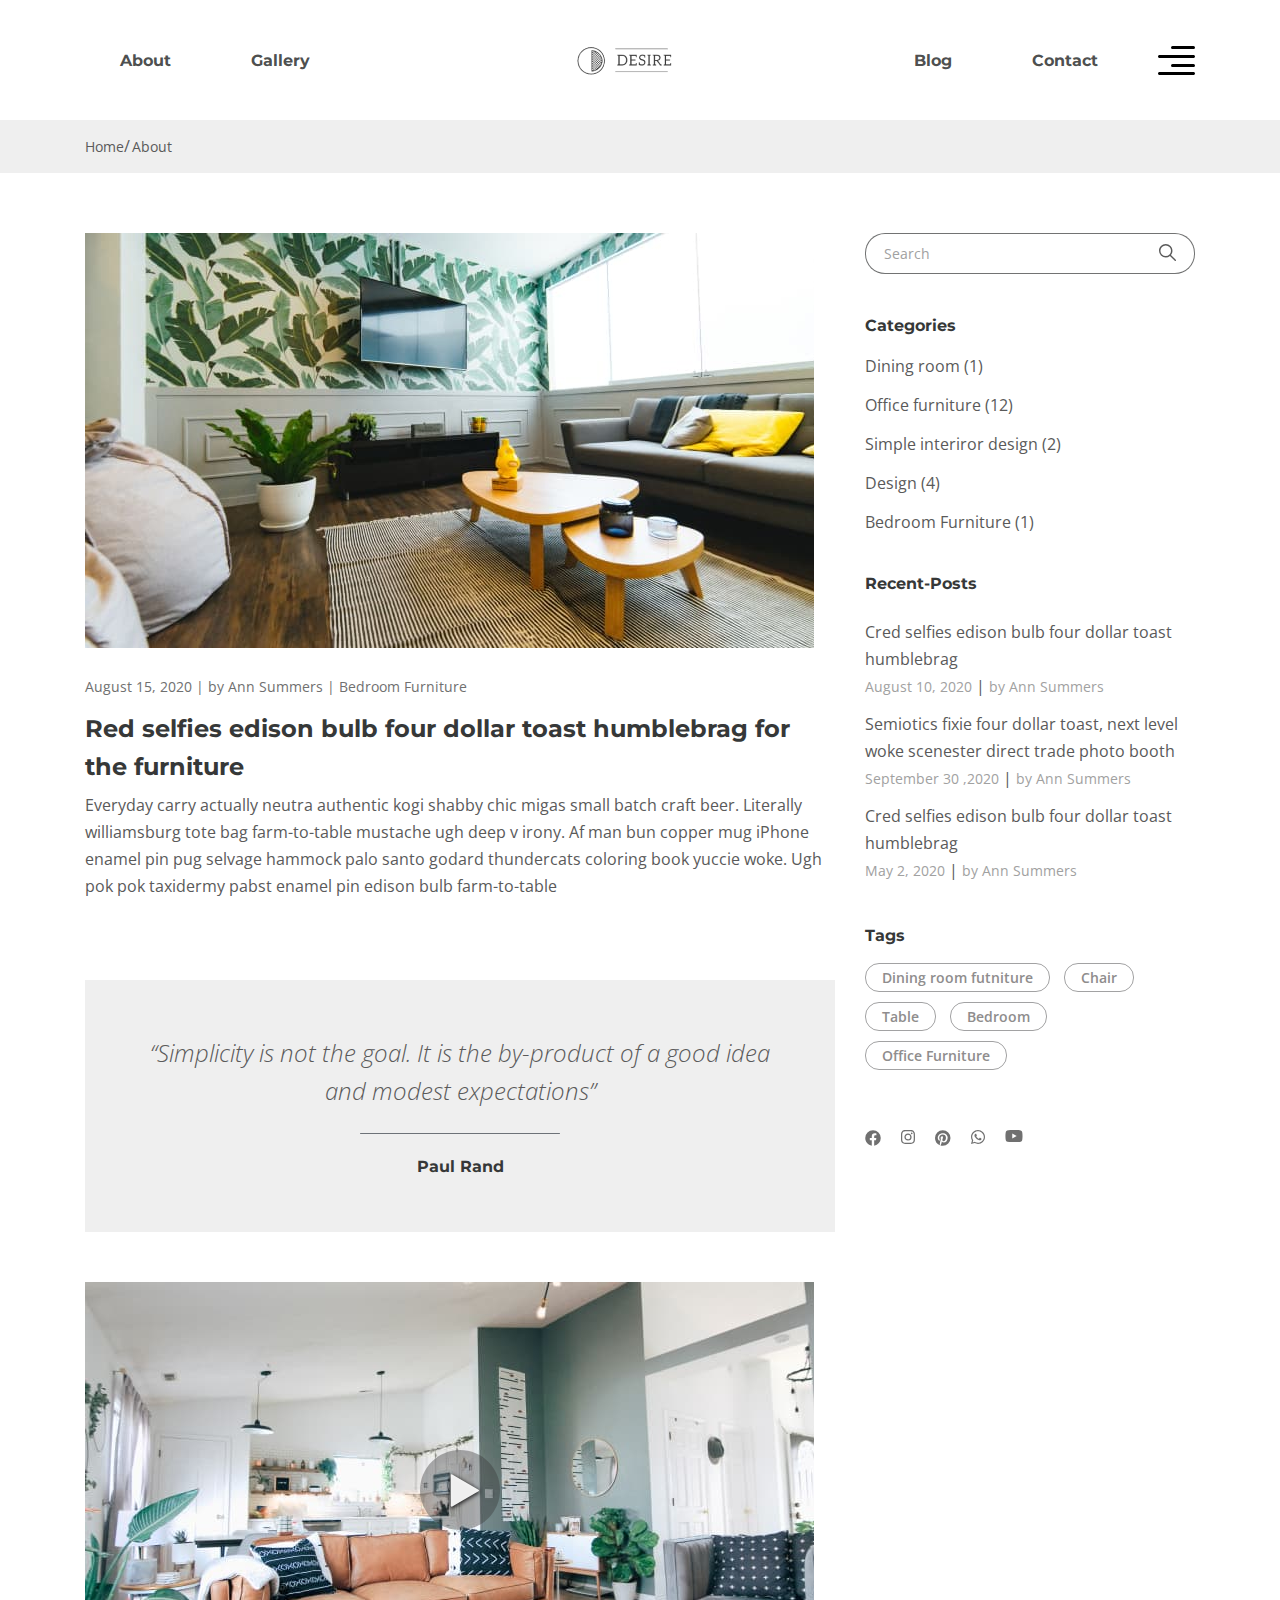
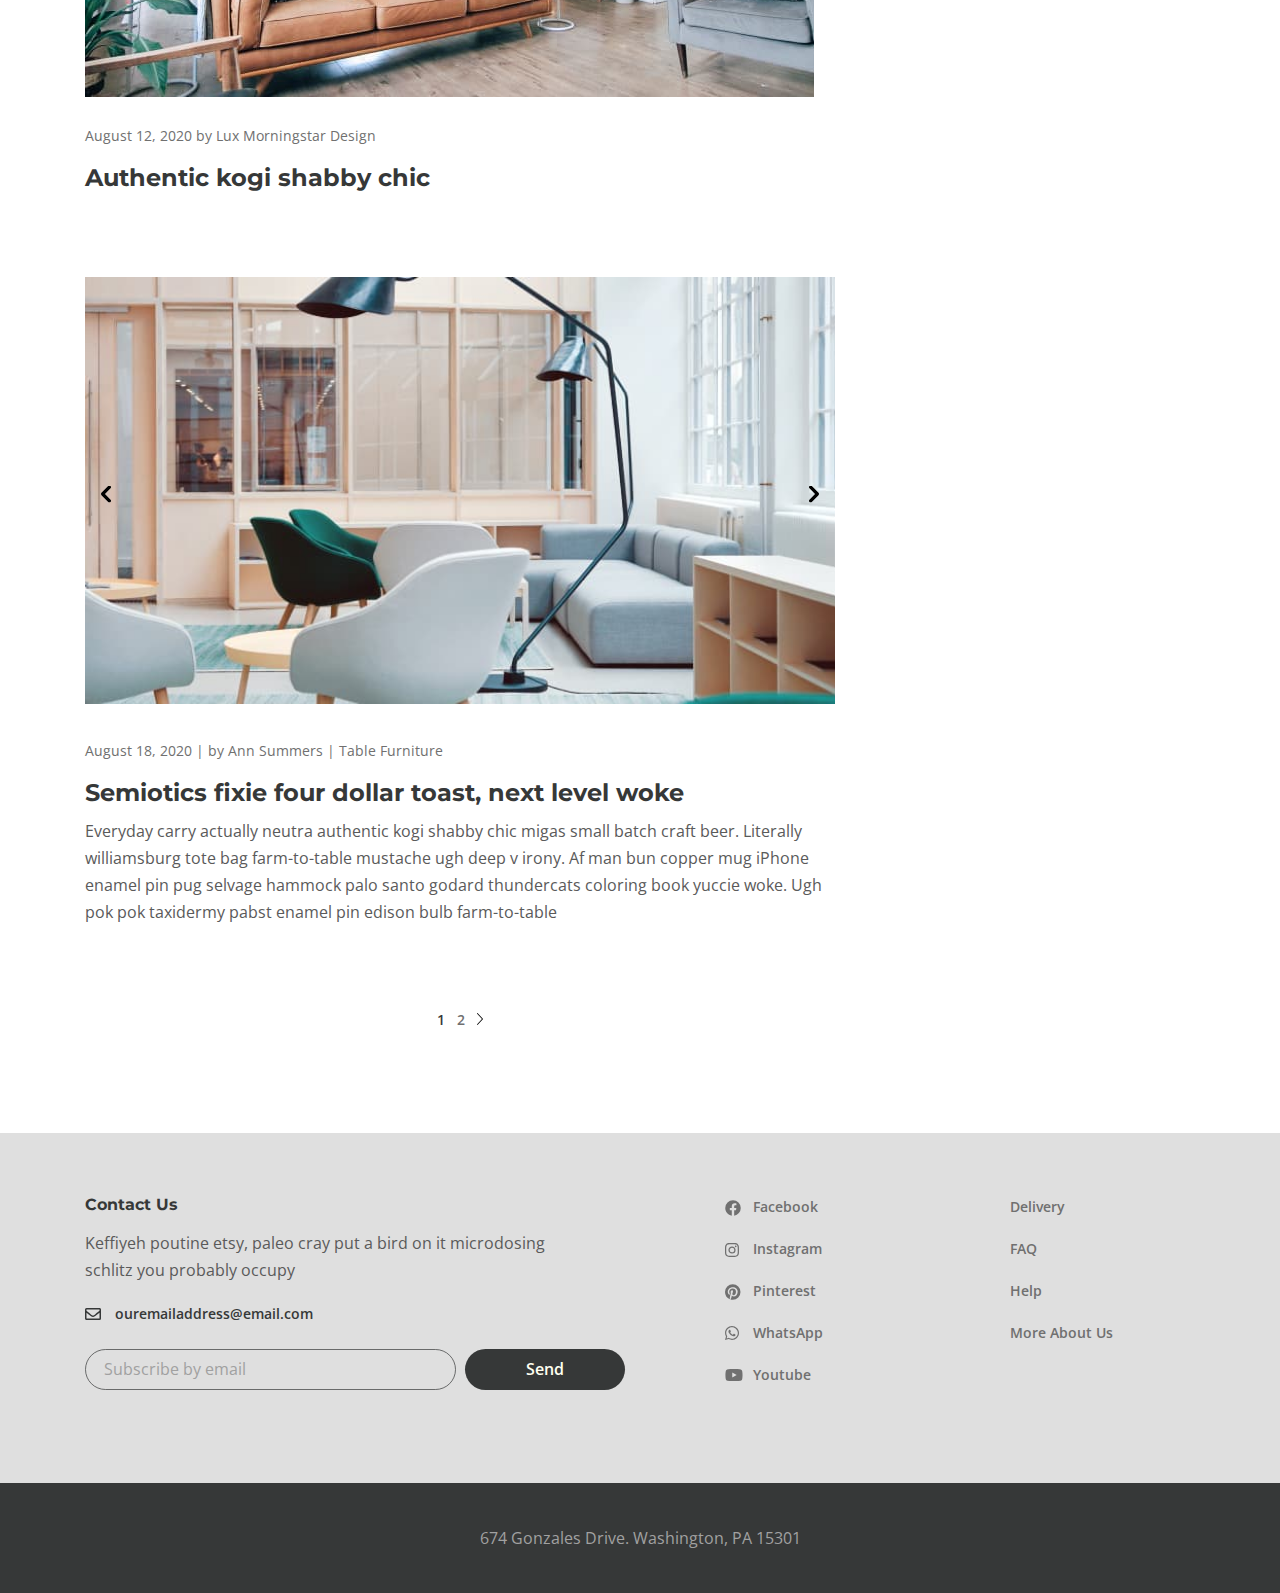
<file: blog.html>
<!DOCTYPE html>
<html lang="en">

<head>
  <meta charset="UTF-8">
  <meta name="viewport" content="width=device-width, initial-scale=1.0">
  <title>Document</title>
  <link rel="stylesheet" href="css/style.min.css">
</head>

<body>

  <div class="wrapper">
  <header class="header">
    <div class="container">
      <div class="header__inner">
        <nav class="menu">
          <ul class="menu__list">
            <li class="menu__item">
              <a class="menu__link" href="#">About</a>
            </li>
            <li class="menu__item">
              <a class="menu__link" href="#">Gallery</a>
            </li>
          </ul>
        </nav>
        <a class="logo" href="#">
          <img src="images/logo.png" alt="logo">
        </a>
        <nav class="menu">
          <ul class="menu__list">
            <li class="menu__item">
              <a class="menu__link" href="#">Blog</a>
            </li>
            <li class="menu__item">
              <a class="menu__link" href="#">Contact</a>
            </li>
          </ul>
        </nav>
        <button class="header__btn">
          <img src="images/icon_menu.svg" alt="icon-menu">
        </button>
        <div class="rightside-menu rightside-menu--close">
          <button class="rightside-menu__close">
            <img src="images/close.svg" alt="close">
          </button>
          <div class="rightside-menu__content">
            <a class="rightside-menu__logo" href="#">
              <img src="images/logo-big.png" alt="logo">
            </a>
            <h4 class="rightside-menu__title">Furniture for life</h4>
            <p class="rightside-menu__text">Sustainable hot chicken skateboard, dreamcatcher meggings actually squid. Slow-carb everyday carry +1 art party
            microdosing, put a bird on it brooklyn</p>
            <img class="rightside-menu__images" src="images/rightside-img.jpg" alt="images">
          </div>
        </div>
      </div>
    </div>
  </header>

    <main class="main">
      <div class="breadcrumbs">
        <div class="container">
          <ul class="breadcrumbs__list">
            <li class="breadcrumbs__item">
              <a class="breadcrumbs__link" href="#">Home</a>
            </li>
            <li class="breadcrumbs__item">
              <a class="breadcrumbs__link" href="#">About</a>
            </li>
          </ul>
        </div>
      </div>

      <section class="blog">
        <div class="container">
        <div class="blog__inner">
          
        <div class="blog__items">
          <div class="blog__item">
            <img class="blog__img" src="images/blog/3.jpg" alt="img">
            <div class="blog__item-info">
              <span class="blog__item-date">August 15, 2020</span> | 
              <a class="blog__item-author" href="#">by Ann Summers</a> | 
              <a class="blog__item-theme" href="#">Bedroom Furniture</a> 
            </div>
            <h3 class="blog__item-title">Red selfies edison bulb four dollar toast humblebrag for the furniture</h3>
            <p class="blog__item-text">
              Everyday carry actually neutra authentic kogi shabby chic migas small batch craft beer. Literally williamsburg tote bag
              farm-to-table mustache ugh deep v irony. Af man bun copper mug iPhone enamel pin pug selvage hammock palo santo godard
              thundercats coloring book yuccie woke. Ugh pok pok taxidermy pabst enamel pin edison bulb farm-to-table
            </p>
          </div>
          <blockquote class="blog__blockquote">
            “Simplicity is not the goal. It is the by-product of a good idea and modest expectations”
            <div class="blog__blockquote-author">
              Paul Rand
            </div>
          </blockquote>
          <div class="blog__item article-popup">
            <div class="article-popup__box">
            <img class="blog__item-img" src="images/blog/4.jpg" alt="img">
            <a class="blog__item-popup" data-fancybox href="https://www.youtube.com/watch?v=X72_hrztPyQ&ab_channel=PianoRelaxing">
              <img class="blog__item-play" src="images/play.svg" alt="play">
            </a>
            </div>
            <div class="blog__item-info">
              <span class="blog__item-date">August 12, 2020</span> 
              <a class="blog__item-author" href="#">by Lux Morningstar</a> 
              <a class="blog__item-theme" href="#">Design</a> 
            </div>
            <h3 class="blog__item-title">Authentic kogi shabby chic</h3>
          </div>

          <div class="blog__item article-slider">
            <div class="article-slider__box">
              <img class="article-slider__img" src="images/blog/big-3.jpg" alt="img">
              <img class="article-slider__img" src="images/blog/big-3.jpg" alt="img">
              <img class="article-slider__img" src="images/blog/big-3.jpg" alt="img">
            </div>
            <div class="blog__item-info">
              <span class="blog__item-date">August 18, 2020</span> | 
              <a class="blog__item-author" href="#">by Ann Summers</a> |
              <a class="blog__item-theme" href="#">Table Furniture</a>
            </div>
            <h3 class="blog__item-title">Semiotics fixie four dollar toast, next level woke</h3>
            <p class="blog__item-text">
              Everyday carry actually neutra authentic kogi shabby chic migas small batch craft beer. Literally williamsburg tote bag
              farm-to-table mustache ugh deep v irony. Af man bun copper mug iPhone enamel pin pug selvage hammock palo santo godard
              thundercats coloring book yuccie woke. Ugh pok pok taxidermy pabst enamel pin edison bulb farm-to-table
            </p>
          </div>

          <ul class="pagination">
              <a class="pagination__arrow pagination__arrow--disabled" href="#">
                <img class="pagination__arrow-icon" src="images/arrow-left.svg" alt="arrow">
              </a>
            <ul class="pagination__list">
              <li class="pagination__list-item">
                <a class="pagination__list-num pagination__list-num--active" href="#">1</a>
              </li>
              <li class="pagination__list-item">
                <a class="pagination__list-num" href="#">2</a>
              </li>
            </ul>
              <a class="pagination__arrow" href="#">
                <img class="pagination__arrow-icon" src="images/arrow-right.svg" alt="arrow">
              </a>
          </ul>

        </div>
          <aside class="aside">
            <form class="aside__search">
              <input class="aside__input" type="text" placeholder="Search">
              <button class="aside__btn" type="submit">
                <img src="images/search-icon.svg" alt="icon">
              </button>
            </form>
            <div class="blog__category">
              <h6 class="blog__category-title">Categories</h6>
              <ul class="blog__category-list">
                <li class="blog__category-item"><a class="blog__category-link" href="#">
                  Dining room (1)
                </a>
                </li>
                <li class="blog__category-item"><a class="blog__category-link" href="#">
                  Office furniture (12)
                </a>
                </li>
                <li class="blog__category-item"><a class="blog__category-link" href="#">
                  Simple interiror design (2)
                </a>
                </li>
                <li class="blog__category-item"><a class="blog__category-link" href="#">
                  Design (4)
                </a>
                </li>
                <li class="blog__category-item"><a class="blog__category-link" href="#">
                  Bedroom Furniture (1)
                </a>  
                </li>
              </ul>
            </div>
            <div class="recent-posts">
              <h6 class="recent-posts__title">Recent-Posts</h6>
              <ul class="recent-posts__list">

                <li class="recent-posts__item">
                  <a class="recent-posts__item-title" href="#">Cred selfies edison bulb four dollar toast humblebrag</a>
                  <span class="recent-posts__date" href="#">August 10, 2020</span> | 
                  <a class="recent-posts__author" href="#">by Ann Summers</a>
                </li>

                <li class="recent-posts__item">
                  <a class="recent-posts__item-title" href="#">Semiotics fixie four dollar toast, next level woke scenester direct trade photo booth</a>  
                  <span class="recent-posts__date" href="#">September 30 ,2020</span> |
                  <a class="recent-posts__author" href="#">by Ann Summers</a>
                </li>
                
                <li class="recent-posts__item">
                  <a class="recent-posts__item-title" href="#">Cred selfies edison bulb four dollar toast humblebrag</a>
                  <span class="recent-posts__date" href="#">May 2, 2020</span> | 
                  <a class="recent-posts__author" href="#">by Ann Summers</a>
                </li>
               
              </ul>
            </div>
            <div class="blog__tags">
              <h6 class="blog__tags-title">Tags</h6>
              <a class="blog__tags-link" href="#">Dining room futniture</a>
              <a class="blog__tags-link" href="#">Chair</a>
              <a class="blog__tags-link" href="#">Table</a>
              <a class="blog__tags-link" href="#">Bedroom</a>
              <a class="blog__tags-link" href="#">Office Furniture</a>
            </div>
            <ul class="blog__social">
              <li class="blog__social-item">
                <a class="blog__social-link" href="#">
                  <img class="blog__social-img" src="images/facebook.svg" alt="facebook">
                </a>
              </li>
              <li class="blog__social-item">
                <a class="blog__social-link" href="#">
                  <img class="blog__social-img" src="images/instagram.svg" alt="instagram">
                </a>
              </li>
              <li class="blog__social-item">
                <a class="blog__social-link" href="#">
                  <img class="blog__social-img" src="images/Pinterest.svg" alt="Pinterest">
                </a>
              </li>
              <li class="blog__social-item">
                <a class="blog__social-link" href="#">
                  <img class="blog__social-img" src="images/whatsapp.svg" alt="whatsapp">
                </a>
              </li>
              <li class="blog__social-item">
                <a class="blog__social-link" href="#">
                  <img class="blog__social-img" src="images/youtube.svg" alt="youtube">
                </a>
              </li>
            </ul>
          </aside>
          </div>
          </div>
        </div>
      </section>
    </main>

    <footer class="footer">
      <div class="footer__content">
        <div class="container">
          <div class="footer__inner">
            <div class="footer__info">
              <h6 class="footer__info-title">Contact Us</h6>
              <p class="footer__info-text">Keffiyeh poutine etsy, paleo cray put a bird on it microdosing schlitz you probably occupy</p>
              <a class="info-email" href="mailto:ouremailaddress@email.com">ouremailaddress@email.com</a>
              <form class="footer__form">
                <input class="footer__form-input" type="email" placeholder="Subscribe by email">
                <button class="footer__form-button" type="submit">Send</button>
              </form>
            </div>
            <ul class="footer__social">
              <li class="footer__social-item">
                <a class="footer__social-link footer__social-link--facebook" href="#">Facebook</a>
              </li>
              <li class="footer__social-item">
                <a class="footer__social-link footer__social-link--instagram" href="#">Instagram</a>
              </li>
              <li class="footer__social-item">
                <a class="footer__social-link footer__social-link--pinterest" href="#">Pinterest</a>
              </li>
              <li class="footer__social-item">
                <a class="footer__social-link footer__social-link--whatsapp" href="#">WhatsApp</a>
              </li>
              <li class="footer__social-item">
                <a class="footer__social-link footer__social-link--youtube" href="#">Youtube</a>
              </li>
            </ul>
            <nav class="footer__menu">
              <ul class="footer__menu-list">
                <li class="footer__menu-item"><a class="footer__menu-link" href="#">Delivery</a></li>
                <li class="footer__menu-item"><a class="footer__menu-link" href="#">FAQ</a></li>
                <li class="footer__menu-item"><a class="footer__menu-link" href="#">Help</a></li>
                <li class="footer__menu-item"><a class="footer__menu-link" href="#">More About Us</a></li>
              </ul>
            </nav>
          </div>
        </div>
      </div>
      <div class="footer__copyright">674 Gonzales Drive. Washington, PA 15301</div>
    </footer>
  </div>



  <script src="js/main.min.js"></script>
</body>

</html>
</file>
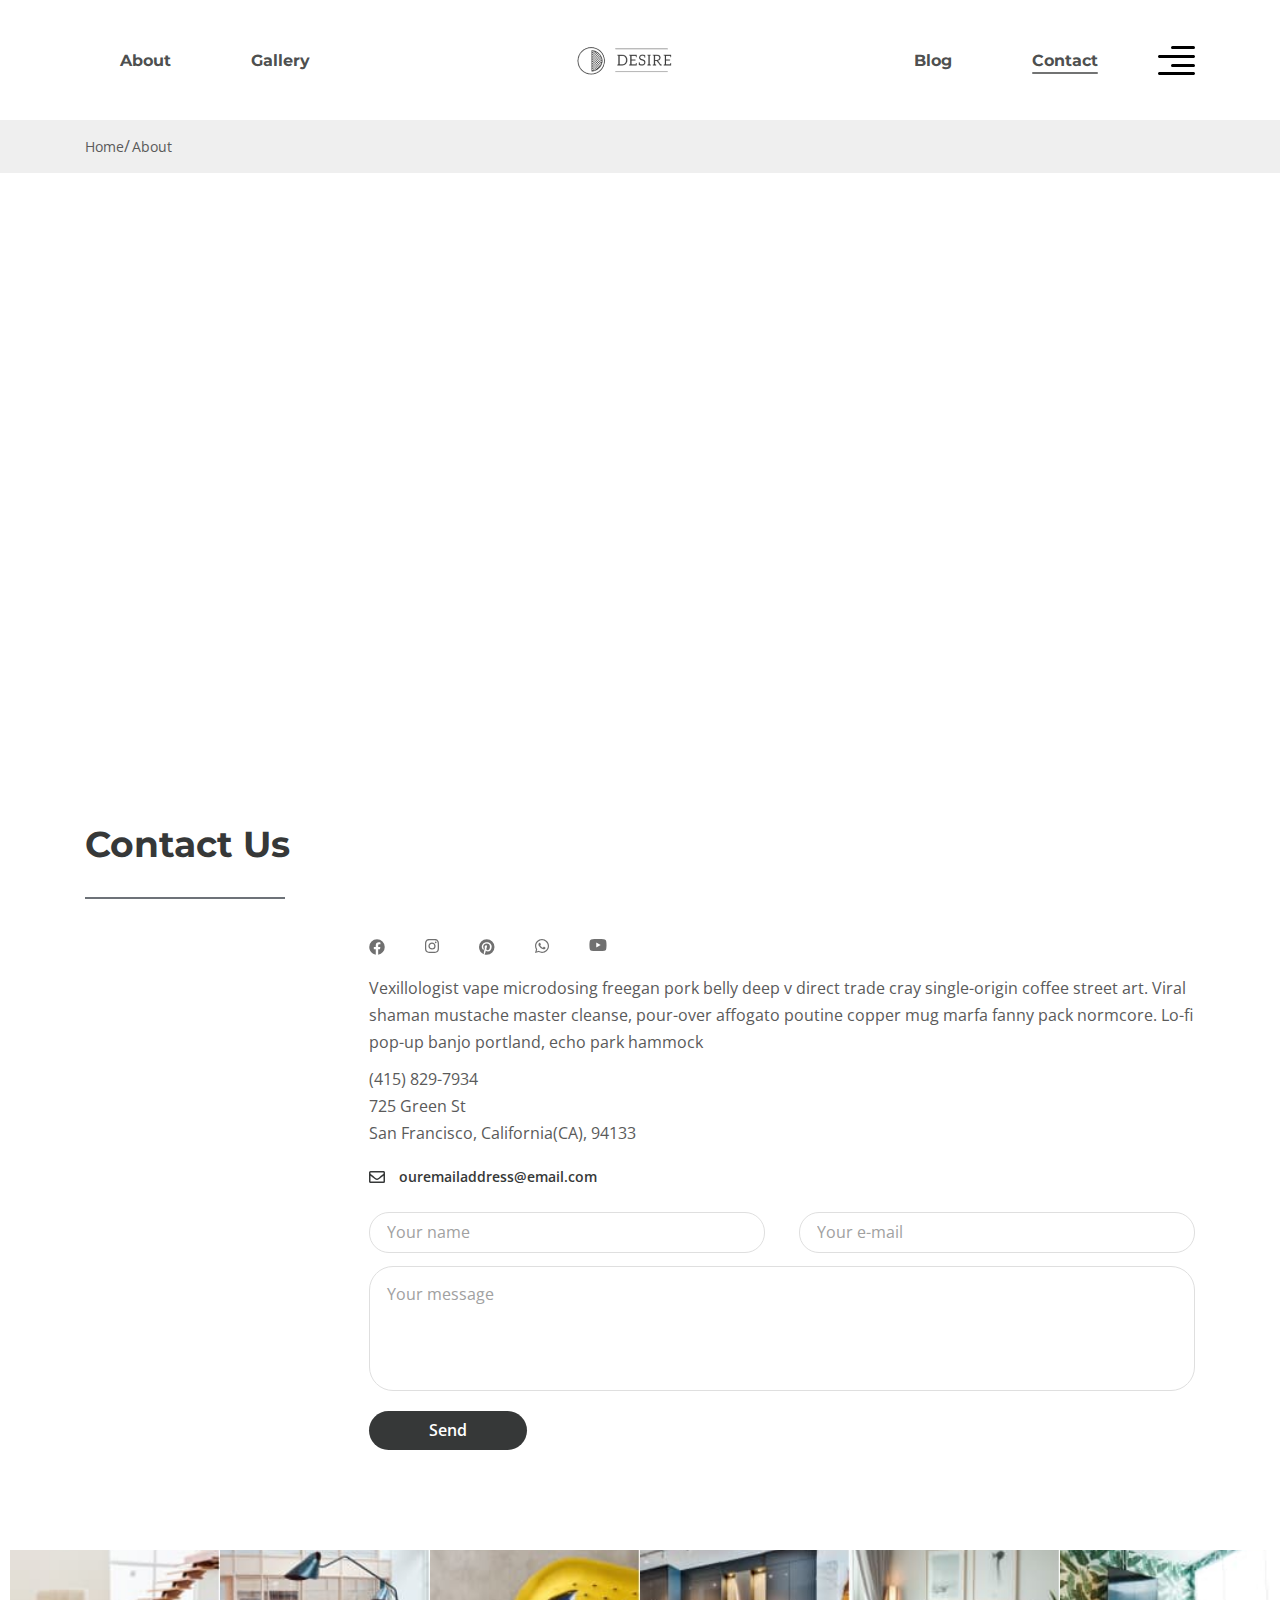
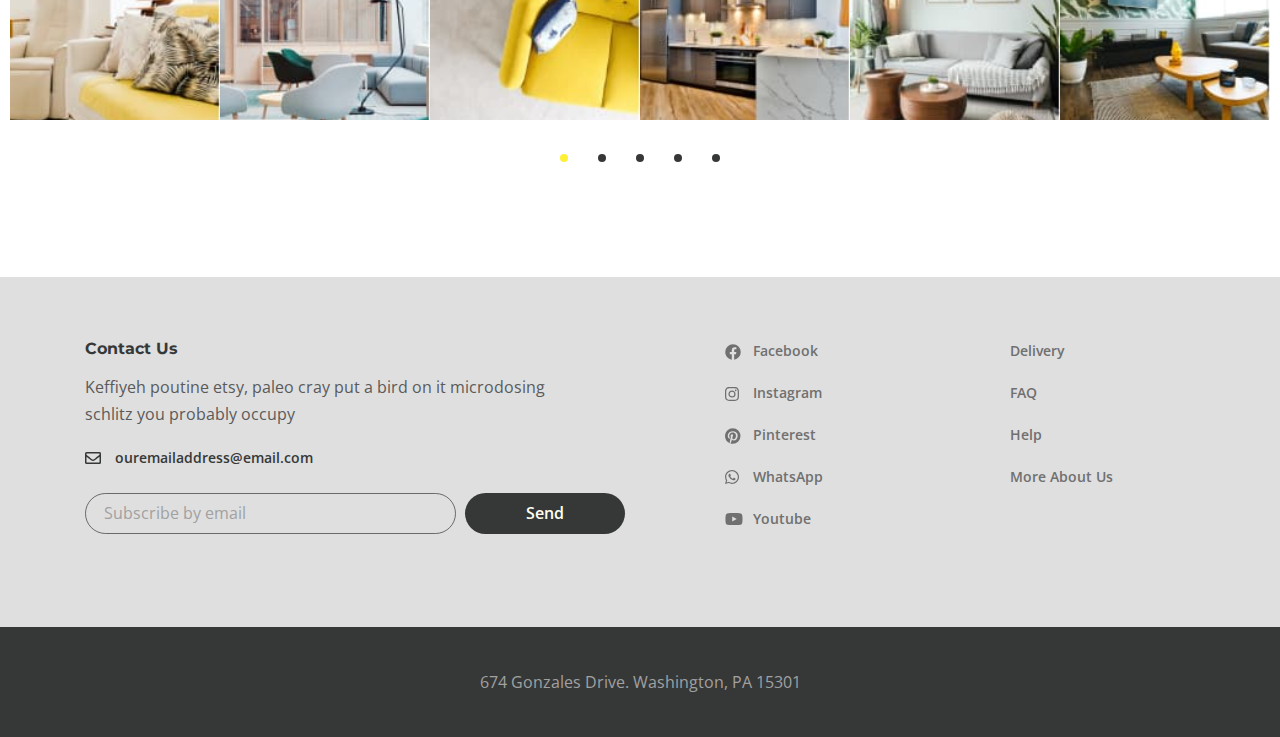
<file: contact.html>
<!DOCTYPE html>
<html lang="en">

<head>
  <meta charset="UTF-8">
  <meta name="viewport" content="width=device-width, initial-scale=1.0">
  <title>Document</title>
  <link rel="stylesheet" href="css/style.min.css">
</head>

<body>

  <div class="wrapper">
  <header class="header">
    <div class="container">
      <div class="header__inner">
        <nav class="menu">
          <ul class="menu__list">
            <li class="menu__item">
              <a class="menu__link" href="#">About</a>
            </li>
            <li class="menu__item">
              <a class="menu__link" href="#">Gallery</a>
            </li>
          </ul>
        </nav>
        <a class="logo" href="#">
          <img src="images/logo.png" alt="logo">
        </a>
        <nav class="menu">
          <ul class="menu__list">
            <li class="menu__item">
              <a class="menu__link" href="#">Blog</a>
            </li>
            <li class="menu__item">
              <a class="menu__link menu__link--active" href="#">Contact</a>
            </li>
          </ul>
        </nav>
        <button class="header__btn-menu">
          <span></span>
          <span></span>
          <span></span>
        </button>
        <button class="header__btn">
          <img src="images/icon_menu.svg" alt="icon-menu">
        </button>
        <div class="rightside-menu rightside-menu--close">
          <button class="rightside-menu__close">
            <img src="images/close.svg" alt="close">
          </button>
          <div class="rightside-menu__content">
            <a class="rightside-menu__logo" href="#">
              <img src="images/logo-big.png" alt="logo">
            </a>
            <h4 class="rightside-menu__title">Furniture for life</h4>
            <p class="rightside-menu__text">Sustainable hot chicken skateboard, dreamcatcher meggings actually squid. Slow-carb everyday carry +1 art party
            microdosing, put a bird on it brooklyn</p>
            <img class="rightside-menu__images" src="images/rightside-img.jpg" alt="images">
          </div>
        </div>
      </div>
    </div>
  </header>

    <main class="main">
      <div class="breadcrumbs">
        <div class="container">
          <ul class="breadcrumbs__list">
            <li class="breadcrumbs__item">
              <a class="breadcrumbs__link" href="#">Home</a>
            </li>
            <li class="breadcrumbs__item">
              <a class="breadcrumbs__link" href="#">About</a>
            </li>
          </ul>
        </div>
      </div>
      <div class="map">
        <iframe
          src="https://www.google.com/maps/embed?pb=!1m18!1m12!1m3!1d788.1678906283557!2d-122.42299743035042!3d37.797736163734285!2m3!1f0!2f0!3f0!3m2!1i1024!2i768!4f13.1!3m3!1m2!1s0x808580e839d7e541%3A0xf89b6220c55337a7!2zR3JlZW4gU3QsIFNhbiBGcmFuY2lzY28sIENBLCDQodCo0JA!5e0!3m2!1sru!2skz!4v1647013541605!5m2!1sru!2skz"
          width="100%" style="border:0;" allowfullscreen="" loading="lazy"></iframe>
      </div>

      <section class="contact">
        <div class="container">
          <h3 class="contact__title">Contact Us</h3>
          <ul class="contact__social">
            <li class="contact__social-item">
              <a class="contact__social-link" href="#">
                <img class="contact__social-img" src="images/facebook.svg" alt="facebook">
              </a>
            </li>
            <li class="contact__social-item">
              <a class="contact__social-link" href="#">
                <img class="contact__social-img" src="images/instagram.svg" alt="instagram">
              </a>
            </li>
            <li class="contact__social-item">
              <a class="contact__social-link" href="#">
                <img class="contact__social-img" src="images/Pinterest.svg" alt="Pinterest">
              </a>
            </li>
            <li class="contact__social-item">
              <a class="contact__social-link" href="#">
                <img class="contact__social-img" src="images/whatsapp.svg" alt="whatsapp">
              </a>
            </li>
            <li class="contact__social-item">
              <a class="contact__social-link" href="#">
                <img class="contact__social-img" src="images/youtube.svg" alt="youtube">
              </a>
            </li>
          </ul>
          <div class="contact__box">
            <p class="contact__text">Vexillologist vape microdosing freegan pork belly deep v direct trade cray single-origin coffee street art. Viral shaman
            mustache master cleanse, pour-over affogato poutine copper mug marfa fanny pack normcore. Lo-fi pop-up banjo portland,
            echo park hammock</p>
            <a class="contact__phone" href="tel:+14158297934">(415) 829-7934</a>
            <div class="contact__st">725 Green St</div>
            <div class="contact__city">San Francisco, California(CA), 94133</div>
            <a class="info-email" href="mailto:ouremailaddress@email.com">ouremailaddress@email.com</a>
          </div>
          <form class="contact__form">
            <input class="contact__form-input" type="text" placeholder="Your name">
            <input class="contact__form-input" type="email" placeholder="Your e-mail">
            <textarea class="contact__form-area" placeholder="Your message"></textarea>
            <button class="contact__form-btn" type="submit">Send</button>
          </form>
        </div>
      </section>

      <div class="container-fluid">
      <div class="contact-slider">
        <a class="contact-slider__link" href="#">
          <img class="contact-slider__img" src="images/slider/1.jpg" alt="img">
          <p class="contact-slider__title">Truffaut literally trust</p>
        </a>
        <a class="contact-slider__link" href="#">
          <img class="contact-slider__img" src="images/slider/2.jpg" alt="img">
          <p class="contact-slider__title">Truffaut literally trust</p>
        </a>
        <a class="contact-slider__link" href="#">
          <img class="contact-slider__img" src="images/slider/3.jpg" alt="img">
          <p class="contact-slider__title">Truffaut literally trust</p>
        </a>
        <a class="contact-slider__link" href="#">
          <img class="contact-slider__img" src="images/slider/4.jpg" alt="img">
          <p class="contact-slider__title">Truffaut literally trust</p>
        </a>
        <a class="contact-slider__link" href="#">
          <img class="contact-slider__img" src="images/slider/5.jpg" alt="img">
          <p class="contact-slider__title">Truffaut literally trust</p>
        </a>
        <a class="contact-slider__link" href="#">
          <img class="contact-slider__img" src="images/slider/6.jpg" alt="img">
          <p class="contact-slider__title">Truffaut literally trust</p>
        </a>
        <a class="contact-slider__link" href="#">
          <img class="contact-slider__img" src="images/slider/7.jpg" alt="img">
          <p class="contact-slider__title">Truffaut literally trust</p>
        </a>
        <a class="contact-slider__link" href="#">
          <img class="contact-slider__img" src="images/slider/8.jpg" alt="img">
          <p class="contact-slider__title">Truffaut literally trust</p>
        </a>
        <a class="contact-slider__link" href="#">
          <img class="contact-slider__img" src="images/slider/9.jpg" alt="img">
          <p class="contact-slider__title">Truffaut literally trust</p>
        </a>
        <a class="contact-slider__link" href="#">
          <img class="contact-slider__img" src="images/slider/10.jpg" alt="img">
          <p class="contact-slider__title">Truffaut literally trust</p>
        </a>
        <a class="contact-slider__link" href="#">
          <img class="contact-slider__img" src="images/slider/1.jpg" alt="img">
          <p class="contact-slider__title">Truffaut literally trust</p>
        </a>
        <a class="contact-slider__link" href="#">
          <img class="contact-slider__img" src="images/slider/2.jpg" alt="img">
          <p class="contact-slider__title">Truffaut literally trust</p>
        </a>
        <a class="contact-slider__link" href="#">
          <img class="contact-slider__img" src="images/slider/3.jpg" alt="img">
          <p class="contact-slider__title">Truffaut literally trust</p>
        </a>
        <a class="contact-slider__link" href="#">
          <img class="contact-slider__img" src="images/slider/4.jpg" alt="img">
          <p class="contact-slider__title">Truffaut literally trust</p>
        </a>
        <a class="contact-slider__link" href="#">
          <img class="contact-slider__img" src="images/slider/5.jpg" alt="img">
          <p class="contact-slider__title">Truffaut literally trust</p>
        </a>
        <a class="contact-slider__link" href="#">
          <img class="contact-slider__img" src="images/slider/6.jpg" alt="img">
          <p class="contact-slider__title">Truffaut literally trust</p>
        </a>
        <a class="contact-slider__link" href="#">
          <img class="contact-slider__img" src="images/slider/7.jpg" alt="img">
          <p class="contact-slider__title">Truffaut literally trust</p>
        </a>
        <a class="contact-slider__link" href="#">
          <img class="contact-slider__img" src="images/slider/8.jpg" alt="img">
          <p class="contact-slider__title">Truffaut literally trust</p>
        </a>
        <a class="contact-slider__link" href="#">
          <img class="contact-slider__img" src="images/slider/9.jpg" alt="img">
          <p class="contact-slider__title">Truffaut literally trust</p>
        </a>
        <a class="contact-slider__link" href="#">
          <img class="contact-slider__img" src="images/slider/10.jpg" alt="img">
          <p class="contact-slider__title">Truffaut literally trust</p>
        </a>
        <a class="contact-slider__link" href="#">
          <img class="contact-slider__img" src="images/slider/1.jpg" alt="img">
          <p class="contact-slider__title">Truffaut literally trust</p>
        </a>
        <a class="contact-slider__link" href="#">
          <img class="contact-slider__img" src="images/slider/2.jpg" alt="img">
          <p class="contact-slider__title">Truffaut literally trust</p>
        </a>
        <a class="contact-slider__link" href="#">
          <img class="contact-slider__img" src="images/slider/3.jpg" alt="img">
          <p class="contact-slider__title">Truffaut literally trust</p>
        </a>
        <a class="contact-slider__link" href="#">
          <img class="contact-slider__img" src="images/slider/4.jpg" alt="img">
          <p class="contact-slider__title">Truffaut literally trust</p>
        </a>
        <a class="contact-slider__link" href="#">
          <img class="contact-slider__img" src="images/slider/5.jpg" alt="img">
          <p class="contact-slider__title">Truffaut literally trust</p>
        </a>
        <a class="contact-slider__link" href="#">
          <img class="contact-slider__img" src="images/slider/6.jpg" alt="img">
          <p class="contact-slider__title">Truffaut literally trust</p>
        </a>
        <a class="contact-slider__link" href="#">
          <img class="contact-slider__img" src="images/slider/7.jpg" alt="img">
          <p class="contact-slider__title">Truffaut literally trust</p>
        </a>
        <a class="contact-slider__link" href="#">
          <img class="contact-slider__img" src="images/slider/8.jpg" alt="img">
          <p class="contact-slider__title">Truffaut literally trust</p>
        </a>
        <a class="contact-slider__link" href="#">
          <img class="contact-slider__img" src="images/slider/9.jpg" alt="img">
          <p class="contact-slider__title">Truffaut literally trust</p>
        </a>
        <a class="contact-slider__link" href="#">
          <img class="contact-slider__img" src="images/slider/10.jpg" alt="img">
          <p class="contact-slider__title">Truffaut literally trust</p>
        </a>
      </div>
      </div>
    </main>

    <footer class="footer">
      <div class="footer__content">
        <div class="container">
          <div class="footer__inner">
            <div class="footer__info">
              <h6 class="footer__info-title">Contact Us</h6>
              <p class="footer__info-text">Keffiyeh poutine etsy, paleo cray put a bird on it microdosing schlitz you probably occupy</p>
              <a class="info-email" href="mailto:ouremailaddress@email.com">ouremailaddress@email.com</a>
              <form class="footer__form">
                <input class="footer__form-input" type="email" placeholder="Subscribe by email">
                <button class="footer__form-button" type="submit">Send</button>
              </form>
            </div>
            <ul class="footer__social">
              <li class="footer__social-item">
                <a class="footer__social-link footer__social-link--facebook" href="#">Facebook</a>
              </li>
              <li class="footer__social-item">
                <a class="footer__social-link footer__social-link--instagram" href="#">Instagram</a>
              </li>
              <li class="footer__social-item">
                <a class="footer__social-link footer__social-link--pinterest" href="#">Pinterest</a>
              </li>
              <li class="footer__social-item">
                <a class="footer__social-link footer__social-link--whatsapp" href="#">WhatsApp</a>
              </li>
              <li class="footer__social-item">
                <a class="footer__social-link footer__social-link--youtube" href="#">Youtube</a>
              </li>
            </ul>
            <nav class="footer__menu">
              <ul class="footer__menu-list">
                <li class="footer__menu-item"><a class="footer__menu-link" href="#">Delivery</a></li>
                <li class="footer__menu-item"><a class="footer__menu-link" href="#">FAQ</a></li>
                <li class="footer__menu-item"><a class="footer__menu-link" href="#">Help</a></li>
                <li class="footer__menu-item"><a class="footer__menu-link" href="#">More About Us</a></li>
              </ul>
            </nav>
          </div>
        </div>
      </div>
      <div class="footer__copyright">674 Gonzales Drive. Washington, PA 15301</div>
    </footer>
  </div>



  <script src="js/main.min.js"></script>
</body>

</html>
</file>
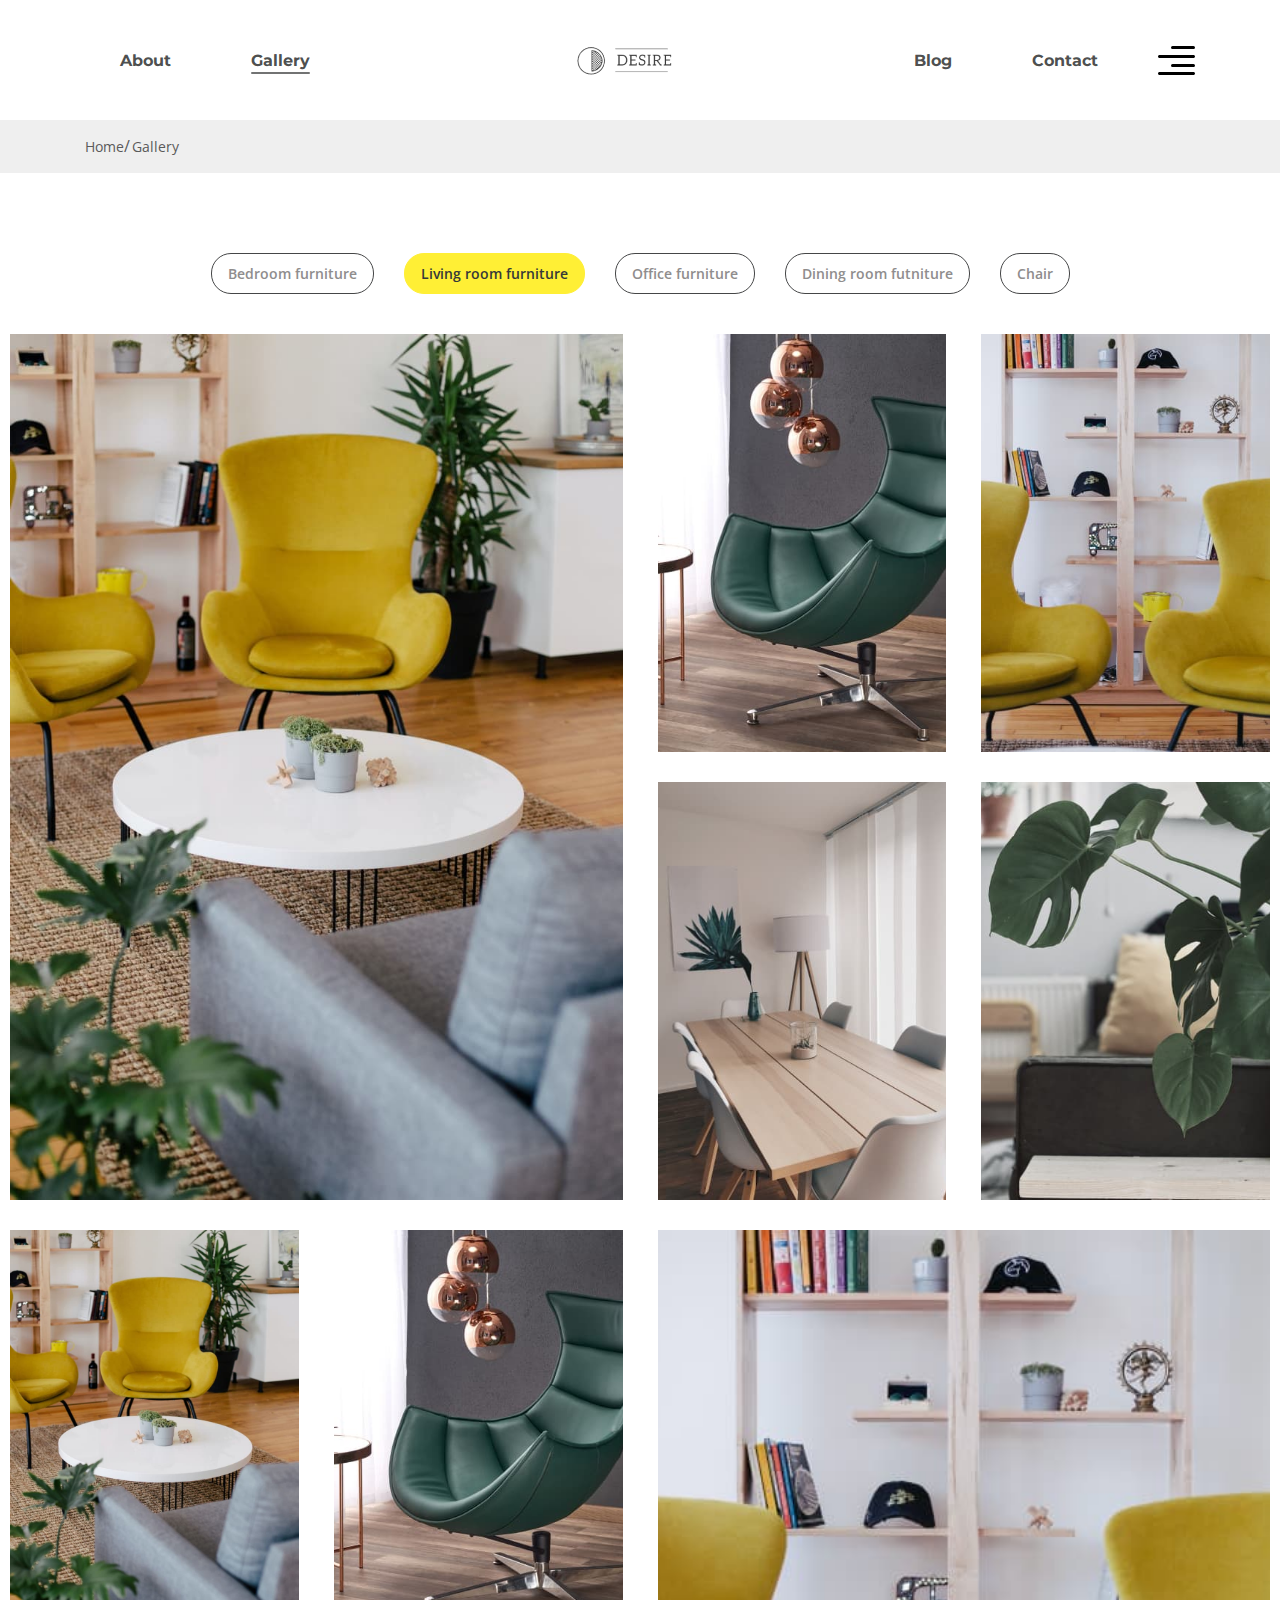
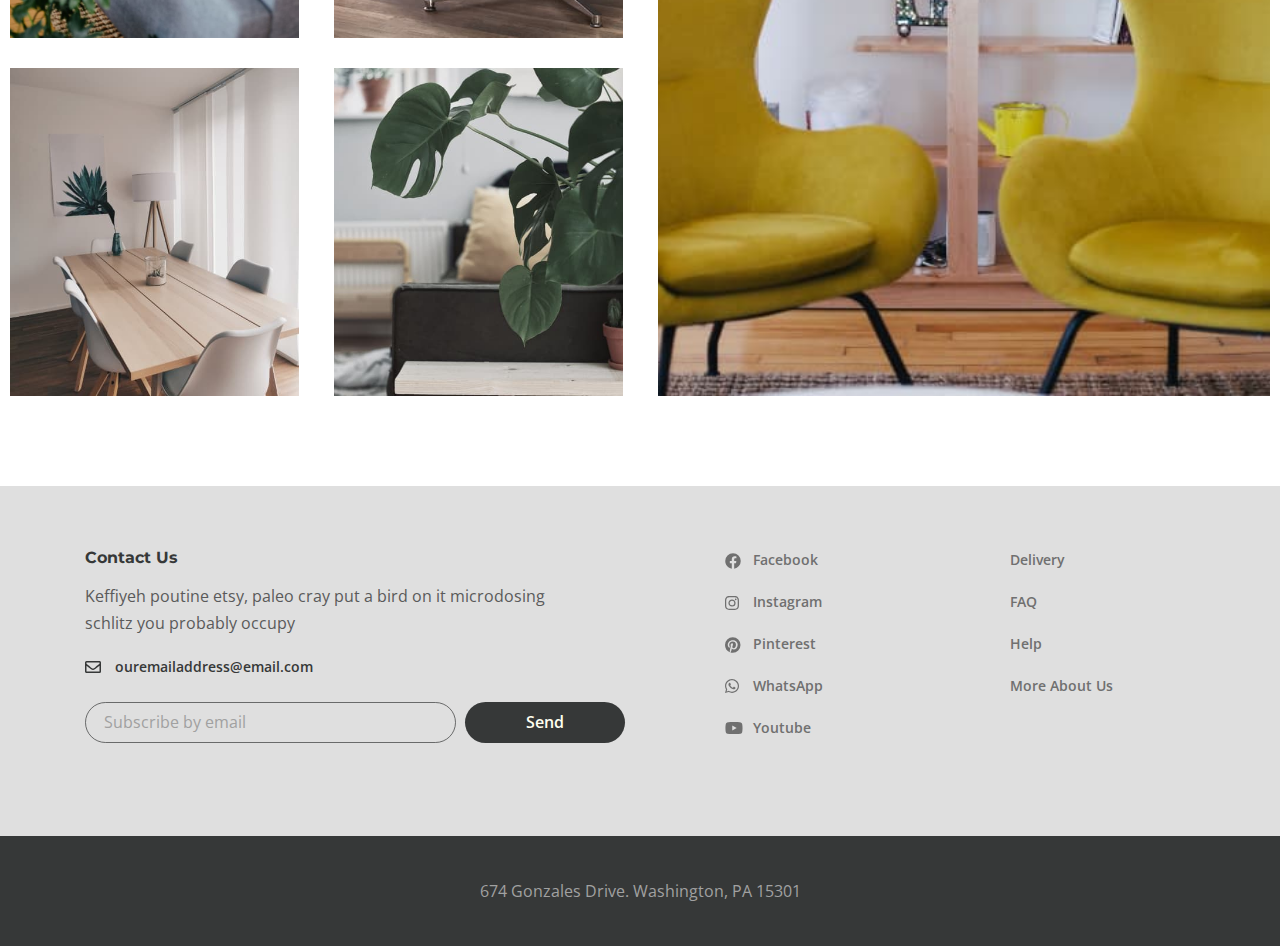
<file: gallery.html>
<!DOCTYPE html>
<html lang="en">

<head>
  <meta charset="UTF-8">
  <meta name="viewport" content="width=device-width, initial-scale=1.0">
  <title>Document</title>
  <link rel="stylesheet" href="css/style.min.css">
</head>

<body>

  <div class="wrapper">
  <header class="header">
    <div class="container">
      <div class="header__inner">
        <nav class="menu">
          <ul class="menu__list">
            <li class="menu__item">
              <a class="menu__link" href="#">About</a>
            </li>
            <li class="menu__item">
              <a class="menu__link menu__link--active" href="#">Gallery</a>
            </li>
          </ul>
        </nav>
        <a class="logo" href="#">
          <img src="images/logo.png" alt="logo">
        </a>
        <nav class="menu">
          <ul class="menu__list">
            <li class="menu__item">
              <a class="menu__link" href="#">Blog</a>
            </li>
            <li class="menu__item">
              <a class="menu__link" href="#">Contact</a>
            </li>
          </ul>
        </nav>
        <button class="header__btn-menu">
          <span></span>
          <span></span>
          <span></span>
        </button>
        <button class="header__btn">
          <img src="images/icon_menu.svg" alt="icon-menu">
        </button>
        <div class="rightside-menu rightside-menu--close">
          <button class="rightside-menu__close">
            <img src="images/close.svg" alt="close">
          </button>
          <div class="rightside-menu__content">
            <a class="rightside-menu__logo" href="#">
              <img src="images/logo-big.png" alt="logo">
            </a>
            <h4 class="rightside-menu__title">Furniture for life</h4>
            <p class="rightside-menu__text">Sustainable hot chicken skateboard, dreamcatcher meggings actually squid. Slow-carb everyday carry +1 art party
            microdosing, put a bird on it brooklyn</p>
            <img class="rightside-menu__images" src="images/rightside-img.jpg" alt="images">
          </div>
        </div>
      </div>
    </div>
  </header>

    <main class="main">
      <div class="breadcrumbs">
        <div class="container">
          <ul class="breadcrumbs__list">
            <li class="breadcrumbs__item">
              <a class="breadcrumbs__link" href="#">Home</a>
            </li>
            <li class="breadcrumbs__item">
              <a class="breadcrumbs__link" href="#">Gallery</a>
            </li>
          </ul>
        </div>
      </div>
      <div class="gallery gallery-page">
        <div class="container-fluid">
          <div class="gallery__buttons">
            <button class="gallery__btn" data-filter=".Bedroom">Bedroom furniture</button>
            <button class="gallery__btn" data-filter=".Living">Living room furniture</button>
            <button class="gallery__btn" data-filter=".Office">Office furniture</button>
            <button class="gallery__btn" data-filter=".Dining">Dining room futniture</button>
            <button class="gallery__btn" data-filter=".Chair">Chair</button>
          </div>
          <div class="gallery__inner">
            <div class="gallery__items mix Bedroom">
              <a class="gallery__item" href="#">
                <img src="images/gallery/1.jpg" alt="gallery">
              </a>
              <a class="gallery__item" href="#">
                <img src="images/gallery/2.jpg" alt="gallery">
              </a>
              <a class="gallery__item" href="#">
                <img src="images/gallery/3.jpg" alt="gallery">
              </a>
              <a class="gallery__item" href="#">
                <img src="images/gallery/4.jpg" alt="gallery">
              </a>
              <a class="gallery__item" href="#">
                <img src="images/gallery/5.jpg" alt="gallery">
              </a>
              <a class="gallery__item" href="#">
                <img src="images/gallery/1.jpg" alt="gallery">
              </a>
              <a class="gallery__item" href="#">
                <img src="images/gallery/2.jpg" alt="gallery">
              </a>
              <a class="gallery__item" href="#">
                <img src="images/gallery/3.jpg" alt="gallery">
              </a>
              <a class="gallery__item" href="#">
                <img src="images/gallery/4.jpg" alt="gallery">
              </a>
              <a class="gallery__item" href="#">
                <img src="images/gallery/5.jpg" alt="gallery">
              </a>
            </div>
            <div class="gallery__items mix Living">
              <a class="gallery__item" href="#">
                <img src="images/gallery/1.jpg" alt="gallery">
              </a>
              <a class="gallery__item" href="#">
                <img src="images/gallery/2.jpg" alt="gallery">
              </a>
              <a class="gallery__item" href="#">
                <img src="images/gallery/3.jpg" alt="gallery">
              </a>
              <a class="gallery__item" href="#">
                <img src="images/gallery/4.jpg" alt="gallery">
              </a>
              <a class="gallery__item" href="#">
                <img src="images/gallery/5.jpg" alt="gallery">
              </a>
              <a class="gallery__item" href="#">
                <img src="images/gallery/1.jpg" alt="gallery">
              </a>
              <a class="gallery__item" href="#">
                <img src="images/gallery/2.jpg" alt="gallery">
              </a>
              <a class="gallery__item" href="#">
                <img src="images/gallery/3.jpg" alt="gallery">
              </a>
              <a class="gallery__item" href="#">
                <img src="images/gallery/4.jpg" alt="gallery">
              </a>
              <a class="gallery__item" href="#">
                <img src="images/gallery/5.jpg" alt="gallery">
              </a>
            </div>
            <div class="gallery__items mix Office">
              <a class="gallery__item" href="#">
                <img src="images/gallery/1.jpg" alt="gallery">
              </a>
              <a class="gallery__item" href="#">
                <img src="images/gallery/2.jpg" alt="gallery">
              </a>
              <a class="gallery__item" href="#">
                <img src="images/gallery/3.jpg" alt="gallery">
              </a>
              <a class="gallery__item" href="#">
                <img src="images/gallery/4.jpg" alt="gallery">
              </a>
              <a class="gallery__item" href="#">
                <img src="images/gallery/5.jpg" alt="gallery">
              </a>
              <a class="gallery__item" href="#">
                <img src="images/gallery/1.jpg" alt="gallery">
              </a>
              <a class="gallery__item" href="#">
                <img src="images/gallery/2.jpg" alt="gallery">
              </a>
              <a class="gallery__item" href="#">
                <img src="images/gallery/3.jpg" alt="gallery">
              </a>
              <a class="gallery__item" href="#">
                <img src="images/gallery/4.jpg" alt="gallery">
              </a>
              <a class="gallery__item" href="#">
                <img src="images/gallery/5.jpg" alt="gallery">
              </a>
            </div>
            <div class="gallery__items mix Dining">
              <a class="gallery__item" href="#">
                <img src="images/gallery/1.jpg" alt="gallery">
              </a>
              <a class="gallery__item" href="#">
                <img src="images/gallery/2.jpg" alt="gallery">
              </a>
              <a class="gallery__item" href="#">
                <img src="images/gallery/3.jpg" alt="gallery">
              </a>
              <a class="gallery__item" href="#">
                <img src="images/gallery/4.jpg" alt="gallery">
              </a>
              <a class="gallery__item" href="#">
                <img src="images/gallery/5.jpg" alt="gallery">
              </a>
              <a class="gallery__item" href="#">
                <img src="images/gallery/1.jpg" alt="gallery">
              </a>
              <a class="gallery__item" href="#">
                <img src="images/gallery/2.jpg" alt="gallery">
              </a>
              <a class="gallery__item" href="#">
                <img src="images/gallery/3.jpg" alt="gallery">
              </a>
              <a class="gallery__item" href="#">
                <img src="images/gallery/4.jpg" alt="gallery">
              </a>
              <a class="gallery__item" href="#">
                <img src="images/gallery/5.jpg" alt="gallery">
              </a>
            </div>
            <div class="gallery__items mix Chair">
              <a class="gallery__item" href="#">
                <img src="images/gallery/1.jpg" alt="gallery">
              </a>
              <a class="gallery__item" href="#">
                <img src="images/gallery/2.jpg" alt="gallery">
              </a>
              <a class="gallery__item" href="#">
                <img src="images/gallery/3.jpg" alt="gallery">
              </a>
              <a class="gallery__item" href="#">
                <img src="images/gallery/4.jpg" alt="gallery">
              </a>
              <a class="gallery__item" href="#">
                <img src="images/gallery/5.jpg" alt="gallery">
              </a>
              <a class="gallery__item" href="#">
                <img src="images/gallery/1.jpg" alt="gallery">
              </a>
              <a class="gallery__item" href="#">
                <img src="images/gallery/2.jpg" alt="gallery">
              </a>
              <a class="gallery__item" href="#">
                <img src="images/gallery/3.jpg" alt="gallery">
              </a>
              <a class="gallery__item" href="#">
                <img src="images/gallery/4.jpg" alt="gallery">
              </a>
              <a class="gallery__item" href="#">
                <img src="images/gallery/5.jpg" alt="gallery">
              </a>
            </div>
          </div>
        </div>
      </div>
    </main>

    <footer class="footer">
      <div class="footer__content">
        <div class="container">
          <div class="footer__inner">
            <div class="footer__info">
              <h6 class="footer__info-title">Contact Us</h6>
              <p class="footer__info-text">Keffiyeh poutine etsy, paleo cray put a bird on it microdosing schlitz you probably occupy</p>
              <a class="info-email" href="mailto:ouremailaddress@email.com">ouremailaddress@email.com</a>
              <form class="footer__form">
                <input class="footer__form-input" type="email" placeholder="Subscribe by email">
                <button class="footer__form-button" type="submit">Send</button>
              </form>
            </div>
            <ul class="footer__social">
              <li class="footer__social-item">
                <a class="footer__social-link footer__social-link--facebook" href="#">Facebook</a>
              </li>
              <li class="footer__social-item">
                <a class="footer__social-link footer__social-link--instagram" href="#">Instagram</a>
              </li>
              <li class="footer__social-item">
                <a class="footer__social-link footer__social-link--pinterest" href="#">Pinterest</a>
              </li>
              <li class="footer__social-item">
                <a class="footer__social-link footer__social-link--whatsapp" href="#">WhatsApp</a>
              </li>
              <li class="footer__social-item">
                <a class="footer__social-link footer__social-link--youtube" href="#">Youtube</a>
              </li>
            </ul>
            <nav class="footer__menu">
              <ul class="footer__menu-list">
                <li class="footer__menu-item"><a class="footer__menu-link" href="#">Delivery</a></li>
                <li class="footer__menu-item"><a class="footer__menu-link" href="#">FAQ</a></li>
                <li class="footer__menu-item"><a class="footer__menu-link" href="#">Help</a></li>
                <li class="footer__menu-item"><a class="footer__menu-link" href="#">More About Us</a></li>
              </ul>
            </nav>
          </div>
        </div>
      </div>
      <div class="footer__copyright">674 Gonzales Drive. Washington, PA 15301</div>
    </footer>
  </div>



  <script src="js/main.min.js"></script>
</body>

</html>
</file>
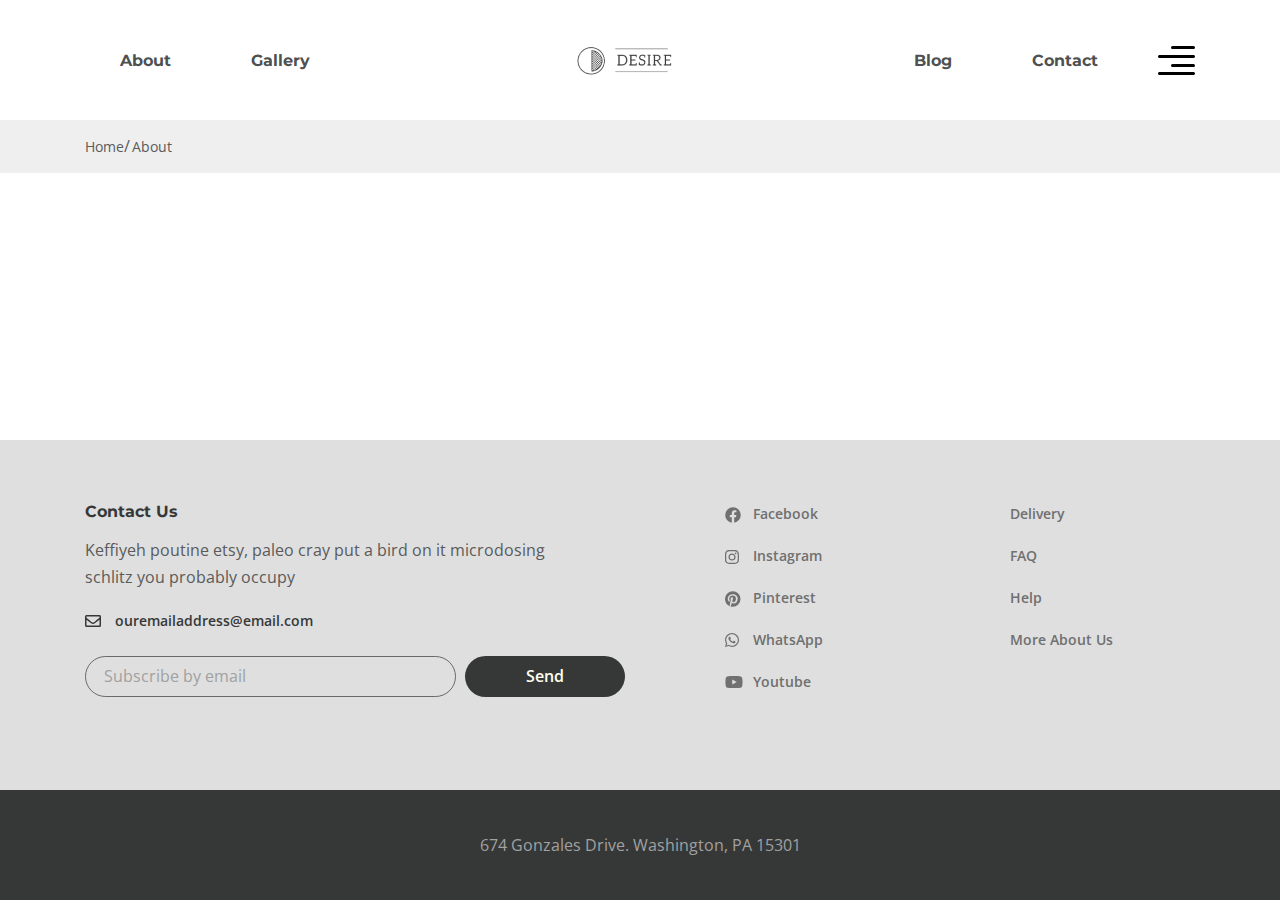
<file: page.html>
<!DOCTYPE html>
<html lang="en">

<head>
  <meta charset="UTF-8">
  <meta name="viewport" content="width=device-width, initial-scale=1.0">
  <title>Document</title>
  <link rel="stylesheet" href="css/style.min.css">
</head>

<body>

  <div class="wrapper">
  <header class="header">
    <div class="container">
      <div class="header__inner">
        <nav class="menu">
          <ul class="menu__list">
            <li class="menu__item">
              <a class="menu__link" href="#">About</a>
            </li>
            <li class="menu__item">
              <a class="menu__link" href="#">Gallery</a>
            </li>
          </ul>
        </nav>
        <a class="logo" href="#">
          <img src="images/logo.png" alt="logo">
        </a>
        <nav class="menu">
          <ul class="menu__list">
            <li class="menu__item">
              <a class="menu__link" href="#">Blog</a>
            </li>
            <li class="menu__item">
              <a class="menu__link" href="#">Contact</a>
            </li>
          </ul>
        </nav>
        <button class="header__btn-menu">
          <span></span>
          <span></span>
          <span></span>
        </button>
        <button class="header__btn">
          <img src="images/icon_menu.svg" alt="icon-menu">
        </button>
        <div class="rightside-menu rightside-menu--close">
          <button class="rightside-menu__close">
            <img src="images/close.svg" alt="close">
          </button>
          <div class="rightside-menu__content">
            <a class="rightside-menu__logo" href="#">
              <img src="images/logo-big.png" alt="logo">
            </a>
            <h4 class="rightside-menu__title">Furniture for life</h4>
            <p class="rightside-menu__text">Sustainable hot chicken skateboard, dreamcatcher meggings actually squid. Slow-carb everyday carry +1 art party
            microdosing, put a bird on it brooklyn</p>
            <img class="rightside-menu__images" src="images/rightside-img.jpg" alt="images">
          </div>
        </div>
      </div>
    </div>
  </header>

    <main class="main">
      <div class="breadcrumbs">
        <div class="container">
          <ul class="breadcrumbs__list">
            <li class="breadcrumbs__item">
              <a class="breadcrumbs__link" href="#">Home</a>
            </li>
            <li class="breadcrumbs__item">
              <a class="breadcrumbs__link" href="#">About</a>
            </li>
          </ul>
        </div>
      </div>
    </main>

    <footer class="footer">
      <div class="footer__content">
        <div class="container">
          <div class="footer__inner">
            <div class="footer__info">
              <h6 class="footer__info-title">Contact Us</h6>
              <p class="footer__info-text">Keffiyeh poutine etsy, paleo cray put a bird on it microdosing schlitz you probably occupy</p>
              <a class="info-email" href="mailto:ouremailaddress@email.com">ouremailaddress@email.com</a>
              <form class="footer__form">
                <input class="footer__form-input" type="email" placeholder="Subscribe by email">
                <button class="footer__form-button" type="submit">Send</button>
              </form>
            </div>
            <ul class="footer__social">
              <li class="footer__social-item">
                <a class="footer__social-link footer__social-link--facebook" href="#">Facebook</a>
              </li>
              <li class="footer__social-item">
                <a class="footer__social-link footer__social-link--instagram" href="#">Instagram</a>
              </li>
              <li class="footer__social-item">
                <a class="footer__social-link footer__social-link--pinterest" href="#">Pinterest</a>
              </li>
              <li class="footer__social-item">
                <a class="footer__social-link footer__social-link--whatsapp" href="#">WhatsApp</a>
              </li>
              <li class="footer__social-item">
                <a class="footer__social-link footer__social-link--youtube" href="#">Youtube</a>
              </li>
            </ul>
            <nav class="footer__menu">
              <ul class="footer__menu-list">
                <li class="footer__menu-item"><a class="footer__menu-link" href="#">Delivery</a></li>
                <li class="footer__menu-item"><a class="footer__menu-link" href="#">FAQ</a></li>
                <li class="footer__menu-item"><a class="footer__menu-link" href="#">Help</a></li>
                <li class="footer__menu-item"><a class="footer__menu-link" href="#">More About Us</a></li>
              </ul>
            </nav>
          </div>
        </div>
      </div>
      <div class="footer__copyright">674 Gonzales Drive. Washington, PA 15301</div>
    </footer>
  </div>



  <script src="js/main.min.js"></script>
</body>

</html>
</file>
<file: css/style.min.css>
@import url("https://fonts.googleapis.com/css2?family=Montserrat:wght@700&family=Open+Sans:wght@400;600&display=swap");.menu__link,.footer__info-title,.rightside-menu__title,.top__slider-title,.new-collection__title,.collection__info-title,.decor__title,.works-path__title,.works-path__item-title,.blog-box__title,.blog-box__item-title,.about__prev-title,.about__title,.inspiration__title,.inspiration__item,.contact__title,.contact-slider__title,.blog__category-title,.blog__tags-title,.blog__item-title,.blog__blockquote-author,.recent-posts__title,.blog-one__tags-title,.blog-one__comments-title,.blog-one__comments-name,.blog-one__form-title{font-family:'Montserrat', sans-serif;font-weight:700}html{-webkit-box-sizing:border-box;box-sizing:border-box}*,*::after,*::before{-webkit-box-sizing:inherit;box-sizing:inherit}ul[class],ol[class]{padding:0}body,h1,h2,h3,h4,h5,h6,p,ul,ol,li,figure,figcaption,blockquote,dl,dd{margin:0;font-size:inherit}ul[class]{list-style:none}img{max-width:100%;display:block}input,button,textarea,select{font:inherit}a{text-decoration:none}.slick-slider{position:relative;display:block;-webkit-box-sizing:border-box;box-sizing:border-box;-webkit-touch-callout:none;-webkit-user-select:none;-moz-user-select:none;-ms-user-select:none;user-select:none;-ms-touch-action:pan-y;touch-action:pan-y;-webkit-tap-highlight-color:transparent}.slick-list{position:relative;overflow:hidden;display:block;margin:0;padding:0}.slick-list:focus{outline:none}.slick-list.dragging{cursor:pointer;cursor:hand}.slick-slider .slick-track,.slick-slider .slick-list{-webkit-transform:translate3d(0, 0, 0);-ms-transform:translate3d(0, 0, 0);transform:translate3d(0, 0, 0)}.slick-track{position:relative;left:0;top:0;display:block;margin-left:auto;margin-right:auto}.slick-track:before,.slick-track:after{content:"";display:table}.slick-track:after{clear:both}.slick-loading .slick-track{visibility:hidden}.slick-slide{float:left;height:100%;min-height:1px;display:none}[dir="rtl"] .slick-slide{float:right}.slick-slide img{display:block}.slick-slide.slick-loading img{display:none}.slick-slide.dragging img{pointer-events:none}.slick-initialized .slick-slide{display:block}.slick-loading .slick-slide{visibility:hidden}.slick-vertical .slick-slide{display:block;height:auto;border:1px solid transparent}.slick-arrow.slick-hidden{display:none}body.compensate-for-scrollbar{overflow:hidden}.fancybox-active{height:auto}.fancybox-is-hidden{left:-9999px;margin:0;position:absolute !important;top:-9999px;visibility:hidden}.fancybox-container{-webkit-backface-visibility:hidden;height:100%;left:0;outline:none;position:fixed;-webkit-tap-highlight-color:transparent;top:0;-ms-touch-action:manipulation;touch-action:manipulation;-webkit-transform:translateZ(0);transform:translateZ(0);width:100%;z-index:99992}.fancybox-container *{-webkit-box-sizing:border-box;box-sizing:border-box}.fancybox-outer,.fancybox-inner,.fancybox-bg,.fancybox-stage{bottom:0;left:0;position:absolute;right:0;top:0}.fancybox-outer{-webkit-overflow-scrolling:touch;overflow-y:auto}.fancybox-bg{background:#1e1e1e;opacity:0;-webkit-transition-duration:inherit;-o-transition-duration:inherit;transition-duration:inherit;-webkit-transition-property:opacity;-o-transition-property:opacity;transition-property:opacity;-webkit-transition-timing-function:cubic-bezier(0.47, 0, 0.74, 0.71);-o-transition-timing-function:cubic-bezier(0.47, 0, 0.74, 0.71);transition-timing-function:cubic-bezier(0.47, 0, 0.74, 0.71)}.fancybox-is-open .fancybox-bg{opacity:.9;-webkit-transition-timing-function:cubic-bezier(0.22, 0.61, 0.36, 1);-o-transition-timing-function:cubic-bezier(0.22, 0.61, 0.36, 1);transition-timing-function:cubic-bezier(0.22, 0.61, 0.36, 1)}.fancybox-infobar,.fancybox-toolbar,.fancybox-caption,.fancybox-navigation .fancybox-button{direction:ltr;opacity:0;position:absolute;-webkit-transition:opacity .25s ease, visibility 0s ease .25s;-o-transition:opacity .25s ease, visibility 0s ease .25s;transition:opacity .25s ease, visibility 0s ease .25s;visibility:hidden;z-index:99997}.fancybox-show-infobar .fancybox-infobar,.fancybox-show-toolbar .fancybox-toolbar,.fancybox-show-caption .fancybox-caption,.fancybox-show-nav .fancybox-navigation .fancybox-button{opacity:1;-webkit-transition:opacity .25s ease 0s, visibility 0s ease 0s;-o-transition:opacity .25s ease 0s, visibility 0s ease 0s;transition:opacity .25s ease 0s, visibility 0s ease 0s;visibility:visible}.fancybox-infobar{color:#ccc;font-size:13px;-webkit-font-smoothing:subpixel-antialiased;height:44px;left:0;line-height:44px;min-width:44px;mix-blend-mode:difference;padding:0 10px;pointer-events:none;top:0;-webkit-touch-callout:none;-webkit-user-select:none;-moz-user-select:none;-ms-user-select:none;user-select:none}.fancybox-toolbar{right:0;top:0}.fancybox-stage{direction:ltr;overflow:visible;-webkit-transform:translateZ(0);transform:translateZ(0);z-index:99994}.fancybox-is-open .fancybox-stage{overflow:hidden}.fancybox-slide{-webkit-backface-visibility:hidden;display:none;height:100%;left:0;outline:none;overflow:auto;-webkit-overflow-scrolling:touch;padding:44px;position:absolute;text-align:center;top:0;-webkit-transition-property:opacity, -webkit-transform;transition-property:opacity, -webkit-transform;-o-transition-property:transform, opacity;transition-property:transform, opacity;transition-property:transform, opacity, -webkit-transform;white-space:normal;width:100%;z-index:99994}.fancybox-slide::before{content:'';display:inline-block;font-size:0;height:100%;vertical-align:middle;width:0}.fancybox-is-sliding .fancybox-slide,.fancybox-slide--previous,.fancybox-slide--current,.fancybox-slide--next{display:block}.fancybox-slide--image{overflow:hidden;padding:44px 0}.fancybox-slide--image::before{display:none}.fancybox-slide--html{padding:6px}.fancybox-content{background:#fff;display:inline-block;margin:0;max-width:100%;overflow:auto;-webkit-overflow-scrolling:touch;padding:44px;position:relative;text-align:left;vertical-align:middle}.fancybox-slide--image .fancybox-content{-webkit-animation-timing-function:cubic-bezier(0.5, 0, 0.14, 1);animation-timing-function:cubic-bezier(0.5, 0, 0.14, 1);-webkit-backface-visibility:hidden;background:transparent;background-repeat:no-repeat;background-size:100% 100%;left:0;max-width:none;overflow:visible;padding:0;position:absolute;top:0;-ms-transform-origin:top left;-webkit-transform-origin:top left;transform-origin:top left;-webkit-transition-property:opacity, -webkit-transform;transition-property:opacity, -webkit-transform;-o-transition-property:transform, opacity;transition-property:transform, opacity;transition-property:transform, opacity, -webkit-transform;-webkit-user-select:none;-moz-user-select:none;-ms-user-select:none;user-select:none;z-index:99995}.fancybox-can-zoomOut .fancybox-content{cursor:-webkit-zoom-out;cursor:zoom-out}.fancybox-can-zoomIn .fancybox-content{cursor:-webkit-zoom-in;cursor:zoom-in}.fancybox-can-swipe .fancybox-content,.fancybox-can-pan .fancybox-content{cursor:-webkit-grab;cursor:grab}.fancybox-is-grabbing .fancybox-content{cursor:-webkit-grabbing;cursor:grabbing}.fancybox-container [data-selectable='true']{cursor:text}.fancybox-image,.fancybox-spaceball{background:transparent;border:0;height:100%;left:0;margin:0;max-height:none;max-width:none;padding:0;position:absolute;top:0;-webkit-user-select:none;-moz-user-select:none;-ms-user-select:none;user-select:none;width:100%}.fancybox-spaceball{z-index:1}.fancybox-slide--video .fancybox-content,.fancybox-slide--map .fancybox-content,.fancybox-slide--pdf .fancybox-content,.fancybox-slide--iframe .fancybox-content{height:100%;overflow:visible;padding:0;width:100%}.fancybox-slide--video .fancybox-content{background:#000}.fancybox-slide--map .fancybox-content{background:#e5e3df}.fancybox-slide--iframe .fancybox-content{background:#fff}.fancybox-video,.fancybox-iframe{background:transparent;border:0;display:block;height:100%;margin:0;overflow:hidden;padding:0;width:100%}.fancybox-iframe{left:0;position:absolute;top:0}.fancybox-error{background:#fff;cursor:default;max-width:400px;padding:40px;width:100%}.fancybox-error p{color:#444;font-size:16px;line-height:20px;margin:0;padding:0}.fancybox-button{background:rgba(30,30,30,0.6);border:0;border-radius:0;-webkit-box-shadow:none;box-shadow:none;cursor:pointer;display:inline-block;height:44px;margin:0;padding:10px;position:relative;-webkit-transition:color .2s;-o-transition:color .2s;transition:color .2s;vertical-align:top;visibility:inherit;width:44px}.fancybox-button,.fancybox-button:visited,.fancybox-button:link{color:#ccc}.fancybox-button:hover{color:#fff}.fancybox-button:focus{outline:none}.fancybox-button.fancybox-focus{outline:1px dotted}.fancybox-button[disabled],.fancybox-button[disabled]:hover{color:#888;cursor:default;outline:none}.fancybox-button div{height:100%}.fancybox-button svg{display:block;height:100%;overflow:visible;position:relative;width:100%}.fancybox-button svg path{fill:currentColor;stroke-width:0}.fancybox-button--play svg:nth-child(2),.fancybox-button--fsenter svg:nth-child(2){display:none}.fancybox-button--pause svg:nth-child(1),.fancybox-button--fsexit svg:nth-child(1){display:none}.fancybox-progress{background:#ff5268;height:2px;left:0;position:absolute;right:0;top:0;-ms-transform:scaleX(0);-webkit-transform:scaleX(0);transform:scaleX(0);-ms-transform-origin:0;-webkit-transform-origin:0;transform-origin:0;-webkit-transition-property:-webkit-transform;transition-property:-webkit-transform;-o-transition-property:transform;transition-property:transform;transition-property:transform, -webkit-transform;-webkit-transition-timing-function:linear;-o-transition-timing-function:linear;transition-timing-function:linear;z-index:99998}.fancybox-close-small{background:transparent;border:0;border-radius:0;color:#ccc;cursor:pointer;opacity:.8;padding:8px;position:absolute;right:-12px;top:-44px;z-index:401}.fancybox-close-small:hover{color:#fff;opacity:1}.fancybox-slide--html .fancybox-close-small{color:currentColor;padding:10px;right:0;top:0}.fancybox-slide--image.fancybox-is-scaling .fancybox-content{overflow:hidden}.fancybox-is-scaling .fancybox-close-small,.fancybox-is-zoomable.fancybox-can-pan .fancybox-close-small{display:none}.fancybox-navigation .fancybox-button{background-clip:content-box;height:100px;opacity:0;position:absolute;top:calc(50% - 50px);width:70px}.fancybox-navigation .fancybox-button div{padding:7px}.fancybox-navigation .fancybox-button--arrow_left{left:0;left:env(safe-area-inset-left);padding:31px 26px 31px 6px}.fancybox-navigation .fancybox-button--arrow_right{padding:31px 6px 31px 26px;right:0;right:env(safe-area-inset-right)}.fancybox-caption{background:-webkit-gradient(linear, left bottom, left top, from(rgba(0,0,0,0.85)), color-stop(50%, rgba(0,0,0,0.3)), color-stop(65%, rgba(0,0,0,0.15)), color-stop(75.5%, rgba(0,0,0,0.075)), color-stop(82.85%, rgba(0,0,0,0.037)), color-stop(88%, rgba(0,0,0,0.019)), to(rgba(0,0,0,0)));background:-o-linear-gradient(bottom, rgba(0,0,0,0.85) 0%, rgba(0,0,0,0.3) 50%, rgba(0,0,0,0.15) 65%, rgba(0,0,0,0.075) 75.5%, rgba(0,0,0,0.037) 82.85%, rgba(0,0,0,0.019) 88%, rgba(0,0,0,0) 100%);background:linear-gradient(to top, rgba(0,0,0,0.85) 0%, rgba(0,0,0,0.3) 50%, rgba(0,0,0,0.15) 65%, rgba(0,0,0,0.075) 75.5%, rgba(0,0,0,0.037) 82.85%, rgba(0,0,0,0.019) 88%, rgba(0,0,0,0) 100%);bottom:0;color:#eee;font-size:14px;font-weight:400;left:0;line-height:1.5;padding:75px 44px 25px 44px;pointer-events:none;right:0;text-align:center;z-index:99996}@supports (padding: max(0px)){.fancybox-caption{padding:75px max(44px,env(safe-area-inset-right)) max(25px,env(safe-area-inset-bottom)) max(44px,env(safe-area-inset-left))}}.fancybox-caption--separate{margin-top:-50px}.fancybox-caption__body{max-height:50vh;overflow:auto;pointer-events:all}.fancybox-caption a,.fancybox-caption a:link,.fancybox-caption a:visited{color:#ccc;text-decoration:none}.fancybox-caption a:hover{color:#fff;text-decoration:underline}.fancybox-loading{-webkit-animation:fancybox-rotate 1s linear infinite;animation:fancybox-rotate 1s linear infinite;background:transparent;border:4px solid #888;border-bottom-color:#fff;border-radius:50%;height:50px;left:50%;margin:-25px 0 0 -25px;opacity:.7;padding:0;position:absolute;top:50%;width:50px;z-index:99999}@-webkit-keyframes fancybox-rotate{100%{-webkit-transform:rotate(360deg);transform:rotate(360deg)}}@keyframes fancybox-rotate{100%{-webkit-transform:rotate(360deg);transform:rotate(360deg)}}.fancybox-animated{-webkit-transition-timing-function:cubic-bezier(0, 0, 0.25, 1);-o-transition-timing-function:cubic-bezier(0, 0, 0.25, 1);transition-timing-function:cubic-bezier(0, 0, 0.25, 1)}.fancybox-fx-slide.fancybox-slide--previous{opacity:0;-webkit-transform:translate3d(-100%, 0, 0);transform:translate3d(-100%, 0, 0)}.fancybox-fx-slide.fancybox-slide--next{opacity:0;-webkit-transform:translate3d(100%, 0, 0);transform:translate3d(100%, 0, 0)}.fancybox-fx-slide.fancybox-slide--current{opacity:1;-webkit-transform:translate3d(0, 0, 0);transform:translate3d(0, 0, 0)}.fancybox-fx-fade.fancybox-slide--previous,.fancybox-fx-fade.fancybox-slide--next{opacity:0;-webkit-transition-timing-function:cubic-bezier(0.19, 1, 0.22, 1);-o-transition-timing-function:cubic-bezier(0.19, 1, 0.22, 1);transition-timing-function:cubic-bezier(0.19, 1, 0.22, 1)}.fancybox-fx-fade.fancybox-slide--current{opacity:1}.fancybox-fx-zoom-in-out.fancybox-slide--previous{opacity:0;-webkit-transform:scale3d(1.5, 1.5, 1.5);transform:scale3d(1.5, 1.5, 1.5)}.fancybox-fx-zoom-in-out.fancybox-slide--next{opacity:0;-webkit-transform:scale3d(0.5, 0.5, 0.5);transform:scale3d(0.5, 0.5, 0.5)}.fancybox-fx-zoom-in-out.fancybox-slide--current{opacity:1;-webkit-transform:scale3d(1, 1, 1);transform:scale3d(1, 1, 1)}.fancybox-fx-rotate.fancybox-slide--previous{opacity:0;-ms-transform:rotate(-360deg);-webkit-transform:rotate(-360deg);transform:rotate(-360deg)}.fancybox-fx-rotate.fancybox-slide--next{opacity:0;-ms-transform:rotate(360deg);-webkit-transform:rotate(360deg);transform:rotate(360deg)}.fancybox-fx-rotate.fancybox-slide--current{opacity:1;-ms-transform:rotate(0deg);-webkit-transform:rotate(0deg);transform:rotate(0deg)}.fancybox-fx-circular.fancybox-slide--previous{opacity:0;-webkit-transform:scale3d(0, 0, 0) translate3d(-100%, 0, 0);transform:scale3d(0, 0, 0) translate3d(-100%, 0, 0)}.fancybox-fx-circular.fancybox-slide--next{opacity:0;-webkit-transform:scale3d(0, 0, 0) translate3d(100%, 0, 0);transform:scale3d(0, 0, 0) translate3d(100%, 0, 0)}.fancybox-fx-circular.fancybox-slide--current{opacity:1;-webkit-transform:scale3d(1, 1, 1) translate3d(0, 0, 0);transform:scale3d(1, 1, 1) translate3d(0, 0, 0)}.fancybox-fx-tube.fancybox-slide--previous{-webkit-transform:translate3d(-100%, 0, 0) scale(0.1) skew(-10deg);transform:translate3d(-100%, 0, 0) scale(0.1) skew(-10deg)}.fancybox-fx-tube.fancybox-slide--next{-webkit-transform:translate3d(100%, 0, 0) scale(0.1) skew(10deg);transform:translate3d(100%, 0, 0) scale(0.1) skew(10deg)}.fancybox-fx-tube.fancybox-slide--current{-webkit-transform:translate3d(0, 0, 0) scale(1);transform:translate3d(0, 0, 0) scale(1)}@media all and (max-height: 576px){.fancybox-slide{padding-left:6px;padding-right:6px}.fancybox-slide--image{padding:6px 0}.fancybox-close-small{right:-6px}.fancybox-slide--image .fancybox-close-small{background:#4e4e4e;color:#f2f4f6;height:36px;opacity:1;padding:6px;right:0;top:0;width:36px}.fancybox-caption{padding-left:12px;padding-right:12px}@supports (padding: max(0px)){.fancybox-caption{padding-left:max(12px,env(safe-area-inset-left));padding-right:max(12px,env(safe-area-inset-right))}}}.fancybox-share{background:#f4f4f4;border-radius:3px;max-width:90%;padding:30px;text-align:center}.fancybox-share h1{color:#222;font-size:35px;font-weight:700;margin:0 0 20px 0}.fancybox-share p{margin:0;padding:0}.fancybox-share__button{border:0;border-radius:3px;display:inline-block;font-size:14px;font-weight:700;line-height:40px;margin:0 5px 10px 5px;min-width:130px;padding:0 15px;text-decoration:none;-webkit-transition:all .2s;-o-transition:all .2s;transition:all .2s;-webkit-user-select:none;-moz-user-select:none;-ms-user-select:none;user-select:none;white-space:nowrap}.fancybox-share__button:visited,.fancybox-share__button:link{color:#fff}.fancybox-share__button:hover{text-decoration:none}.fancybox-share__button--fb{background:#3b5998}.fancybox-share__button--fb:hover{background:#344e86}.fancybox-share__button--pt{background:#bd081d}.fancybox-share__button--pt:hover{background:#aa0719}.fancybox-share__button--tw{background:#1da1f2}.fancybox-share__button--tw:hover{background:#0d95e8}.fancybox-share__button svg{height:25px;margin-right:7px;position:relative;top:-1px;vertical-align:middle;width:25px}.fancybox-share__button svg path{fill:#fff}.fancybox-share__input{background:transparent;border:0;border-bottom:1px solid #d7d7d7;border-radius:0;color:#5d5b5b;font-size:14px;margin:10px 0 0 0;outline:none;padding:10px 15px;width:100%}.fancybox-thumbs{background:#ddd;bottom:0;display:none;margin:0;-webkit-overflow-scrolling:touch;-ms-overflow-style:-ms-autohiding-scrollbar;padding:2px 2px 4px 2px;position:absolute;right:0;-webkit-tap-highlight-color:rgba(0,0,0,0);top:0;width:212px;z-index:99995}.fancybox-thumbs-x{overflow-x:auto;overflow-y:hidden}.fancybox-show-thumbs .fancybox-thumbs{display:block}.fancybox-show-thumbs .fancybox-inner{right:212px}.fancybox-thumbs__list{font-size:0;height:100%;list-style:none;margin:0;overflow-x:hidden;overflow-y:auto;padding:0;position:absolute;position:relative;white-space:nowrap;width:100%}.fancybox-thumbs-x .fancybox-thumbs__list{overflow:hidden}.fancybox-thumbs-y .fancybox-thumbs__list::-webkit-scrollbar{width:7px}.fancybox-thumbs-y .fancybox-thumbs__list::-webkit-scrollbar-track{background:#fff;border-radius:10px;-webkit-box-shadow:inset 0 0 6px rgba(0,0,0,0.3);box-shadow:inset 0 0 6px rgba(0,0,0,0.3)}.fancybox-thumbs-y .fancybox-thumbs__list::-webkit-scrollbar-thumb{background:#2a2a2a;border-radius:10px}.fancybox-thumbs__list a{-webkit-backface-visibility:hidden;backface-visibility:hidden;background-color:rgba(0,0,0,0.1);background-position:center center;background-repeat:no-repeat;background-size:cover;cursor:pointer;float:left;height:75px;margin:2px;max-height:calc(100% - 8px);max-width:calc(50% - 4px);outline:none;overflow:hidden;padding:0;position:relative;-webkit-tap-highlight-color:transparent;width:100px}.fancybox-thumbs__list a::before{border:6px solid #ff5268;bottom:0;content:'';left:0;opacity:0;position:absolute;right:0;top:0;-webkit-transition:all 0.2s cubic-bezier(0.25, 0.46, 0.45, 0.94);-o-transition:all 0.2s cubic-bezier(0.25, 0.46, 0.45, 0.94);transition:all 0.2s cubic-bezier(0.25, 0.46, 0.45, 0.94);z-index:99991}.fancybox-thumbs__list a:focus::before{opacity:.5}.fancybox-thumbs__list a.fancybox-thumbs-active::before{opacity:1}@media all and (max-width: 576px){.fancybox-thumbs{width:110px}.fancybox-show-thumbs .fancybox-inner{right:110px}.fancybox-thumbs__list a{max-width:calc(100% - 10px)}}html,body{height:100%}body{font-size:16px;line-height:27px;font-weight:400;font-family:'Open Sans', sans-serif;color:#5A5A5A;overflow-x:hidden;min-width:300px}.wrapper{display:-webkit-box;display:-ms-flexbox;display:flex;-webkit-box-orient:vertical;-webkit-box-direction:normal;-ms-flex-direction:column;flex-direction:column;min-height:100%}.main{-webkit-box-flex:1;-ms-flex:1 0 auto;flex:1 0 auto}.footer{-webkit-box-flex:0;-ms-flex:0 0 auto;flex:0 0 auto}.container{max-width:1140px;margin:0 auto;padding:0 15px}.container-fluid{max-width:1920px;padding:0 auto;padding:0 10px}.slick-dots{display:-webkit-box;display:-ms-flexbox;display:flex;-webkit-box-pack:center;-ms-flex-pack:center;justify-content:center;-webkit-box-align:center;-ms-flex-align:center;align-items:center}.slick-dots li{margin:0 15px}.slick-dots button{background:#363838;border:none;width:8px;height:8px;border-radius:50%;padding:0;font-size:0;cursor:pointer}.slick-dots li.slick-active button{background:#FFEF35}.info-email{font-weight:600;color:#363838;font-size:14px;margin-bottom:22px;padding-left:30px;display:inline-block;position:relative}.info-email::before{content:"";background-image:url(../images/envelope.svg);top:8px;left:0;width:16px;height:12px;position:absolute}.header__inner{display:-webkit-box;display:-ms-flexbox;display:flex;-webkit-box-pack:justify;-ms-flex-pack:justify;justify-content:space-between;-webkit-box-align:center;-ms-flex-align:center;align-items:center;height:120px}.header__btn{background:transparent;border:none;padding:0;cursor:pointer}.header__btn-menu{display:none}.menu{padding-right:15px}.menu__list{display:-webkit-box;display:-ms-flexbox;display:flex}.menu__item{padding-right:45px;padding-left:35px}.menu__link{color:rgba(54,56,56,0.9033);line-height:22px}.menu__link--active{padding-bottom:4px;position:relative}.menu__link--active::after{content:"";position:absolute;bottom:0;left:0;right:0;height:2px;border-radius:1px;background:rgba(54,56,56,0.7)}.logo{margin:0 auto}.footer__content{background:#DFDFDF;padding:60px 0 80px}.footer__inner{display:-webkit-box;display:-ms-flexbox;display:flex;-webkit-box-pack:justify;-ms-flex-pack:justify;justify-content:space-between}.footer__info{width:540px}.footer__info-title{color:#363838;margin-bottom:14px;line-height:23px}.footer__info-text{margin-bottom:16px;max-width:475px}.footer__form{display:-webkit-box;display:-ms-flexbox;display:flex}.footer__form-input{padding:6px 10px 6px 18px;border-radius:21px;background:transparent;border:1px solid rgba(54,56,56,0.7);width:100%}.footer__form-input::-webkit-input-placeholder{font-weight:400;font-family:'Open Sans', sans-serif;font-size:16px;line-height:27;color:#A1A1A1}.footer__form-input::-moz-placeholder{font-weight:400;font-family:'Open Sans', sans-serif;font-size:16px;line-height:27;color:#A1A1A1}.footer__form-input:-ms-input-placeholder{font-weight:400;font-family:'Open Sans', sans-serif;font-size:16px;line-height:27;color:#A1A1A1}.footer__form-input::-ms-input-placeholder{font-weight:400;font-family:'Open Sans', sans-serif;font-size:16px;line-height:27;color:#A1A1A1}.footer__form-input::placeholder{font-weight:400;font-family:'Open Sans', sans-serif;font-size:16px;line-height:27;color:#A1A1A1}.footer__form-button{background:#363838;border:none;color:#fffff0;border-radius:21px;font-weight:600;padding:6px 12px;min-width:160px;margin-left:9px;cursor:pointer}.footer__social{width:125px;margin-right:auto;margin-left:100px}.footer__social-item{margin-bottom:15px;font-size:14px;font-weight:600}.footer__social-link{color:#707070;padding-left:28px;position:relative}.footer__social-link::before{content:"";position:absolute;left:0;width:16px;height:16px;top:3px}.footer__social-link--facebook::before{background-image:url(../images/facebook.svg)}.footer__social-link--instagram::before{background-image:url(../images/instagram.svg);width:14px;height:14px;top:4px}.footer__social-link--pinterest::before{background-image:url(../images/Pinterest.svg)}.footer__social-link--whatsapp::before{background-image:url(../images/whatsapp.svg);width:14px;height:14px}.footer__social-link--youtube::before{background-image:url(../images/youtube.svg);width:18px;height:12px;top:4px}.footer__menu-item{margin-bottom:15px;font-size:14px;font-weight:600;margin-right:60px;width:125px}.footer__menu-link{color:#707070}.footer__copyright{background:#363838;color:#A1A1A1;text-align:center;padding:42px 15px 41px}.rightside-menu{z-index:15;position:absolute;right:0;top:0;bottom:0;max-width:694px;width:100%;background:#fff;padding-top:40px;-webkit-box-shadow:4px 4px 8px 0px rgba(34,60,80,0.2);box-shadow:4px 4px 8px 0px rgba(34,60,80,0.2);-webkit-transition:all .4s;-o-transition:all .4s;transition:all .4s}.rightside-menu.rightside-menu--close{-webkit-transform:translateX(500%);-ms-transform:translateX(500%);transform:translateX(500%)}.rightside-menu__close{background:transparent;border:none;padding:0;margin-left:50px;margin-bottom:60px;cursor:pointer}.rightside-menu__content{text-align:center;max-width:485px;margin:0 auto}.rightside-menu__title{font-size:36px;color:#363838;line-height:51px;position:relative;margin-bottom:17px;padding-bottom:17px}.rightside-menu__title::after{content:"";position:absolute;bottom:0;max-width:252px;left:0;right:0;margin:0 auto;height:1px;background:#6D7278}.rightside-menu__text{margin-bottom:75px}.rightside-menu__images{max-width:485px}.rightside-menu__logo img{display:inline-block;margin-bottom:40px}.breadcrumbs{background:rgba(223,223,223,0.5);padding:13px 14px;position:relative;z-index:10}.breadcrumbs__list{display:-webkit-box;display:-ms-flexbox;display:flex;overflow-x:auto}.breadcrumbs__item{position:relative;padding-right:8px}.breadcrumbs__item::after{content:"/";position:absolute}.breadcrumbs__item:last-child::After{display:none}.breadcrumbs__link{font-size:14px;color:#5A5A5A}.top__inner{padding-bottom:70px;position:relative}.top__inner::after{content:"";background-image:url(../images/top-background.jpg);width:100%;height:722px;top:0;z-index:-1;position:absolute}.top__slider-item{display:-webkit-box !important;display:-ms-flexbox !important;display:flex !important;-webkit-box-pack:center;-ms-flex-pack:center;justify-content:center;-webkit-box-align:center;-ms-flex-align:center;align-items:center}.top__slider-img{margin-left:-15%;max-width:703px;height:815px;-o-object-fit:cover;object-fit:cover}.top__slider-info{max-width:645px;margin-left:25px}.top__slider-title{color:#363838;font-size:110px;line-height:135px;padding-bottom:26px;margin-bottom:26px;position:relative}.top__slider-title::after{content:"";position:absolute;left:0;width:185px;background:#6D7278;bottom:0;height:1px}.top__slider-text{max-width:585px}.new-collection{text-align:center;padding:45px 0 35px}.new-collection__title{color:#363838;font-size:36px;line-height:51px;padding-bottom:25px;margin-bottom:25px;position:relative}.new-collection__title::after{content:"";position:absolute;width:250px;height:1px;bottom:0;margin:0 auto;background:#6D7278;right:0;left:0}.new-collection__text{max-width:730px;margin:0 auto 30px}.collection{display:-ms-grid;display:grid;-ms-grid-columns:(1fr)[5];grid-template-columns:repeat(5, 1fr);grid-gap:30px;padding-bottom:70px}.collection__item{position:relative}.collection__item:hover .collection__info{opacity:1}.collection__images{min-height:350px;-o-object-fit:cover;object-fit:cover}.collection__info{position:absolute;top:0;left:0;right:0;bottom:0;background:rgba(255,255,255,0.7);padding:10px;display:-webkit-box;display:-ms-flexbox;display:flex;-webkit-box-orient:vertical;-webkit-box-direction:normal;-ms-flex-direction:column;flex-direction:column;-webkit-box-align:center;-ms-flex-align:center;align-items:center;-webkit-box-pack:center;-ms-flex-pack:center;justify-content:center;opacity:0;-webkit-transition:.5s;-o-transition:.5s;transition:.5s}.collection__info-title{font-size:20px;line-height:25px;color:#363838;padding-bottom:19px;margin-bottom:19px;position:relative}.collection__info-title::after{content:"";position:absolute;bottom:0;height:1px;background:#6D7278;width:80%;margin:0 auto;left:0;right:0}.collection__info-text{font-weight:600;font-size:14px;color:#707070}.decor{padding:170px 0 155px;background-image:url(../images/decor-bg.jpg);background-size:cover;background-repeat:no-repeat}.decor__title{color:#363838;font-size:60px;line-height:80px;max-width:730px;padding-bottom:22px;margin-bottom:22px;position:relative}.decor__title::after{content:"";position:absolute;width:200px;height:1px;left:0;bottom:0;background:#6D7278}.decor__text{max-width:540px}.works-path{padding:80px 0 30px}.works-path__title{text-align:center;color:#363838;margin-bottom:40px;font-size:36px;line-height:51px}.works-path__items-box{display:-webkit-box;display:-ms-flexbox;display:flex;-webkit-box-align:end;-ms-flex-align:end;align-items:flex-end;border-bottom:2px solid rgba(54,56,56,0.7);position:relative}.works-path__items-box::before{content:"";position:absolute;bottom:-5px;left:0;width:10px;height:10px;border-radius:50%;background-color:#363838}.works-path__item{width:250px;display:-webkit-box;display:-ms-flexbox;display:flex;-ms-flex-wrap:wrap;flex-wrap:wrap;-webkit-box-align:center;-ms-flex-align:center;align-items:center;position:relative;height:100%}.works-path__item--production{margin-left:317px}.works-path__item--production::after{content:"";position:absolute;left:0;bottom:0;height:20px;width:2px;background:rgba(54,56,56,0.7)}.works-path__item--production,.works-path__item--consultation{padding-bottom:38px}.works-path__item--Measurements{padding-top:38px;margin-left:305px}.works-path__item--Measurements::before{content:"";position:absolute;top:0;left:0;height:20px;width:2px;background:rgba(54,56,56,0.7)}.works-path__item-title{margin-left:13px;color:#363838}.works-path__item-text{margin-top:13px}.gallery{padding:80px 0 90px}.gallery__buttons{text-align:center;margin-bottom:40px}.gallery__btn{background:transparent;margin:0 13px;border:1px solid #454647;border-radius:20px;padding:6px 16px;color:#8F8D8D;font-size:14px;font-weight:600;cursor:pointer}.gallery__items{display:-ms-grid;display:grid;-ms-grid-columns:(1fr)[4];grid-template-columns:repeat(4, 1fr);-ms-grid-rows:(1fr)[2];grid-template-rows:repeat(2, 1fr);grid-gap:30px 35px}.gallery__item:first-child{-ms-grid-column-span:2;grid-column:span 2;-ms-grid-row-span:2;grid-row:span 2}.gallery__item img{-o-object-fit:cover;object-fit:cover;width:100%;height:100%;max-height:1150px}.gallery .mixitup-control-active{background:#FFEF35;border:1px solid #FFEF35;color:#363838}.gallery.gallery-page .gallery__item img{max-height:1165px}.gallery.gallery-page .gallery__item:nth-child(8){-ms-grid-column-span:2;grid-column:span 2;-ms-grid-row-span:2;grid-row:span 2}.blog-box{padding-bottom:100px}.blog-box__title{color:#363838;font-size:36px;line-height:51px;margin:0 auto 30px;text-align:center;max-width:430px}.blog-box__items{display:-ms-grid;display:grid;-ms-grid-columns:1fr 1fr;grid-template-columns:1fr 1fr;grid-gap:30px}.blog-box__img-link{margin-bottom:19px;display:inline-block}.blog-box__link{margin-bottom:9px;font-size:14px;font-weight:600;color:#707070}.blog-box__date,.blog-box__author,.blog-box__theme{color:inherit}.blog-box__item-title{color:#363838;font-size:24px;line-height:38px}.about__prev{background-image:url(../images/about.jpg);background-position:top center;background-repeat:no-repeat;background-size:cover;text-align:center;padding:160px 0;margin-top:-53px}.about__prev-title{color:#363838;font-size:60px;line-height:80px}.about__content{padding:130px 0 40px}.about__title{color:#363838;font-size:36px;line-height:60px;padding-bottom:22px;margin-bottom:22px;position:relative}.about__title::after{content:"";position:absolute;bottom:0;left:0;width:250px;height:1px;background:#6D7278}.about__text{padding-left:284px}.about__text p{margin-bottom:30px}.about__popup{background-image:url(../images/popup-bg.jpg);background-repeat:no-repeat;background-size:cover;background-position:top center;min-height:414px;display:-webkit-box;display:-ms-flexbox;display:flex;-webkit-box-pack:center;-ms-flex-pack:center;justify-content:center;-webkit-box-align:center;-ms-flex-align:center;align-items:center}.inspiration{padding-top:100px;position:relative}.inspiration::after{content:"";position:absolute;bottom:0;left:0;right:0;background-image:url(../images/inspiration-bg.jpg);height:362px;z-index:-1}.inspiration__inner{display:-webkit-box;display:-ms-flexbox;display:flex;-webkit-box-pack:center;-ms-flex-pack:center;justify-content:center;-webkit-box-align:center;-ms-flex-align:center;align-items:center}.inspiration__images{margin-right:78px;margin-left:-230px}.inspiration__content{max-width:825px}.inspiration__title{color:#363838;font-size:36px;line-height:60px;padding-bottom:16px;margin-bottom:24px;position:relative}.inspiration__title::after{content:"";position:absolute;bottom:0;left:0;background:#6D7278;width:200px;height:1px}.inspiration__text{margin-bottom:30px}.inspiration__item{color:#363838;line-height:23px;margin-bottom:33px}.inspiration__item-content{display:-webkit-box;display:-ms-flexbox;display:flex;-webkit-box-pack:justify;-ms-flex-pack:justify;justify-content:space-between;padding-bottom:14px;border-bottom:2px solid #fff;border-radius:4px}.inspiration__line{height:2px;border-radius:4px;background:#363838;margin-top:-2px}.partners{padding:16px 0 60px}.partners__items{display:-ms-grid;display:grid;-ms-grid-columns:(1fr)[5];grid-template-columns:repeat(5, 1fr)}.partners__img{margin:0 auto}.map{margin-top:-53px;margin-bottom:55px}.map iframe{height:578px}.contact{padding-bottom:100px}.contact__title{color:#363838;font-size:36px;line-height:60px;padding-bottom:25px;margin-bottom:40px;position:relative}.contact__title::after{content:"";position:absolute;height:2px;left:0;bottom:0;width:200px;background:#6D7278}.contact .contact__social{padding-left:284px;display:-webkit-box;display:-ms-flexbox;display:flex;margin-bottom:20px}.contact__social-item+.contact__social-item{padding-left:40px}.contact__text{margin-bottom:10px}.contact__box{padding-left:284px}.contact__phone{color:#5A5A5A}.contact__city{margin-bottom:16px}.contact__form{padding-left:284px;display:-webkit-box;display:-ms-flexbox;display:flex;-webkit-box-pack:justify;-ms-flex-pack:justify;justify-content:space-between;-ms-flex-wrap:wrap;flex-wrap:wrap}.contact__form-input{border:1px solid #DFDFDF;border-radius:20px;padding:6px 17px;margin-bottom:13px;width:48%}.contact__form-input::-webkit-input-placeholder{color:#A1A1A1;font-size:16px;font-weight:400;font-family:'Open Sans', sans-serif}.contact__form-input::-moz-placeholder{color:#A1A1A1;font-size:16px;font-weight:400;font-family:'Open Sans', sans-serif}.contact__form-input:-ms-input-placeholder{color:#A1A1A1;font-size:16px;font-weight:400;font-family:'Open Sans', sans-serif}.contact__form-input::-ms-input-placeholder{color:#A1A1A1;font-size:16px;font-weight:400;font-family:'Open Sans', sans-serif}.contact__form-input::placeholder{color:#A1A1A1;font-size:16px;font-weight:400;font-family:'Open Sans', sans-serif}.contact__form-area{width:100%;border:1px solid #DFDFDF;border-radius:24px;padding:14px 17px;min-height:125px;resize:none;margin-bottom:20px}.contact__form-area::-webkit-input-placeholder{color:#A1A1A1;font-size:16px;font-weight:400;font-family:'Open Sans', sans-serif}.contact__form-area::-moz-placeholder{color:#A1A1A1;font-size:16px;font-weight:400;font-family:'Open Sans', sans-serif}.contact__form-area:-ms-input-placeholder{color:#A1A1A1;font-size:16px;font-weight:400;font-family:'Open Sans', sans-serif}.contact__form-area::-ms-input-placeholder{color:#A1A1A1;font-size:16px;font-weight:400;font-family:'Open Sans', sans-serif}.contact__form-area::placeholder{color:#A1A1A1;font-size:16px;font-weight:400;font-family:'Open Sans', sans-serif}.contact__form-btn{border:none;background:#363838;color:#ffff;font-weight:600;border-radius:21px;padding:6px 60px;cursor:pointer}.contact-slider{padding-bottom:102px}.contact-slider__link{position:relative;margin-bottom:20px}.contact-slider__link:hover .contact-slider__title{opacity:1}.contact-slider__img{width:170px;height:170px;-o-object-fit:cover;object-fit:cover}.contact-slider__title{-webkit-transition:all .5s;-o-transition:all .5s;transition:all .5s;position:absolute;left:0;right:0;bottom:0;top:0;display:-webkit-box;display:-ms-flexbox;display:flex;-webkit-box-align:center;-ms-flex-align:center;align-items:center;-webkit-box-pack:center;-ms-flex-pack:center;justify-content:center;background:rgba(255,255,255,0.6);color:#363838;line-height:22px;padding:0 6px;text-align:center;opacity:0}.blog{padding:60px 0 100px}.blog__inner{display:-webkit-box;display:-ms-flexbox;display:flex;-webkit-box-pack:justify;-ms-flex-pack:justify;justify-content:space-between}.blog__category{margin-bottom:36px}.blog__category-title,.blog__tags-title{color:#363838;margin-bottom:16px;line-height:23px}.blog__category-item{margin-bottom:12px}.blog__category-link{color:inherit}.blog__tags{margin-bottom:50px}.blog__tags-link{color:#8F8D8D;font-weight:600;font-size:14px;padding:0 16px;margin-bottom:10px;margin-right:10px;display:inline-block;border:1px solid rgba(69,70,71,0.5);border-radius:14px}.blog__social{display:-webkit-box;display:-ms-flexbox;display:flex}.blog__social-item{margin-right:20px}.blog__items{max-width:750px}.blog__item{margin-bottom:80px}.blog__item-img{max-width:730px}.blog__item-info{padding:25px 0 10px;font-weight:600px;font-size:14px;color:#707070}.blog__item-info a{color:inherit}.blog__item-title{color:#363838;font-size:24px;line-height:38px;margin-bottom:6px}.blog__blockquote{background:rgba(223,223,223,0.5);margin-bottom:50px;padding:54px 64px;font-weight:300;font-style:italic;font-size:24px;line-height:38px;text-align:center}.blog__blockquote-author{font-size:16px;line-height:22px;color:#363838;margin-top:23px;padding-top:23px;position:relative;font-style:normal}.blog__blockquote-author::after{content:"";position:absolute;left:0;right:0;top:0;background:#6D7278;border-radius:1px;height:1px;width:200px;margin:0 auto}.blog__item-popup{position:absolute;left:50%;-webkit-transform:translate(-50%, -50%);-ms-transform:translate(-50%, -50%);transform:translate(-50%, -50%);top:50%}.article-popup__box{position:relative}.artical-slider__arrow{padding:0;border:none;background:transparent;position:absolute;top:50%;cursor:pointer;-webkit-transform:translateY(-50%);-ms-transform:translateY(-50%);transform:translateY(-50%);z-index:10}.artical-slider__arrowleft{left:16px}.artical-slider__arrowright{right:16px}.aside{width:350px;margin-left:30px}.aside__search{position:relative;margin-bottom:40px}.aside__input{padding:6px 38px 6px 18px;border-radius:20px;border:1px solid rgba(54,56,56,0.7);display:block;width:100%}.aside__input::-webkit-input-placeholder{font-size:14px;line-height:27px;font-weight:400;font-family:'Open Sans', sans-serif;color:#A1A1A1}.aside__input::-moz-placeholder{font-size:14px;line-height:27px;font-weight:400;font-family:'Open Sans', sans-serif;color:#A1A1A1}.aside__input:-ms-input-placeholder{font-size:14px;line-height:27px;font-weight:400;font-family:'Open Sans', sans-serif;color:#A1A1A1}.aside__input::-ms-input-placeholder{font-size:14px;line-height:27px;font-weight:400;font-family:'Open Sans', sans-serif;color:#A1A1A1}.aside__input::placeholder{font-size:14px;line-height:27px;font-weight:400;font-family:'Open Sans', sans-serif;color:#A1A1A1}.aside__btn{border:none;background:transparent;position:absolute;right:0;top:10px;right:13px;cursor:pointer}.recent-posts{margin-bottom:40px}.recent-posts__title{color:#363838;margin-bottom:24px;line-height:23px}.recent-posts__item{margin-bottom:11px}.recent-posts__item-title{display:block;color:inherit}.recent-posts__date,.recent-posts__author{color:#A1A1A1;font-size:14px}.pagination{display:-webkit-box;display:-ms-flexbox;display:flex;-webkit-box-pack:center;-ms-flex-pack:center;justify-content:center;-webkit-box-align:center;-ms-flex-align:center;align-items:center}.pagination__list{display:-webkit-box;display:-ms-flexbox;display:flex}.pagination__list-item{margin:0 6px}.pagination__arrow{margin:0 6px}.pagination__arrow--disabled{display:none}.pagination__list-num{font-weight:600;font-size:14px;color:#707070}.pagination__list-num--active{color:#363838}.blog-one__item p{margin-bottom:40px}.blog-one__item blockquote{font-size:24px;font-weight:300;font-style:italic;color:#363838;margin-bottom:30px;padding:0 40px}.blog-one__item .blog__blockquote-author::after{margin-right:auto;margin-left:0}.blog-one__tags{margin-bottom:30px}.blog-one__tags-title{color:#363838;font-size:20px;line-height:31px;margin-bottom:15px}.blog-one__tags-link{display:inline-block;margin-bottom:10px;margin-right:23px;padding:0 16px;color:#8F8D8D;font-size:14px;font-weight:600;border:1px solid rgba(69,70,71,0.5);border-radius:14px}.blog-one__comments-title{color:#363838;line-height:31px;font-size:20px;margin-bottom:15px}.blog-one__comments-item{display:-webkit-box;display:-ms-flexbox;display:flex;-webkit-box-pack:justify;-ms-flex-pack:justify;justify-content:space-between;-webkit-box-align:start;-ms-flex-align:start;align-items:flex-start;margin-bottom:40px}.blog-one__comments-avatar{width:64px;height:64px;-o-object-fit:cover;object-fit:cover;border-radius:50%;margin-right:13px}.blog-one__comments-name{color:#363838;line-height:23px}.blog-one__comments-data{margin-bottom:10px;font-size:14px;color:#A1A1A1}.blog-one__reply{background:transparent;margin-left:5px;border:none;padding:0;font-size:14px;font-weight:600;color:#707070}.blog-one__form{display:-webkit-box;display:-ms-flexbox;display:flex;-ms-flex-wrap:wrap;flex-wrap:wrap;-webkit-box-pack:justify;-ms-flex-pack:justify;justify-content:space-between}.blog-one__form-title{color:#363838;margin-bottom:25px;line-height:23px}.blog-one__form-textarea{width:100%;border:1px solid #DFDFDF;border-radius:24px;padding:14px 17px;min-height:125px;resize:none;margin-bottom:12px}.blog-one__form-textarea::-webkit-input-placeholder{color:#A1A1A1;font-size:16px;font-weight:400;font-family:'Open Sans', sans-serif}.blog-one__form-textarea::-moz-placeholder{color:#A1A1A1;font-size:16px;font-weight:400;font-family:'Open Sans', sans-serif}.blog-one__form-textarea:-ms-input-placeholder{color:#A1A1A1;font-size:16px;font-weight:400;font-family:'Open Sans', sans-serif}.blog-one__form-textarea::-ms-input-placeholder{color:#A1A1A1;font-size:16px;font-weight:400;font-family:'Open Sans', sans-serif}.blog-one__form-textarea::placeholder{color:#A1A1A1;font-size:16px;font-weight:400;font-family:'Open Sans', sans-serif}.blog-one__form-input{border:1px solid #DFDFDF;border-radius:20px;padding:6px 17px;margin-bottom:20px;width:48%}.blog-one__form-input::-webkit-input-placeholder{color:#A1A1A1;font-size:16px;font-weight:400;font-family:'Open Sans', sans-serif}.blog-one__form-input::-moz-placeholder{color:#A1A1A1;font-size:16px;font-weight:400;font-family:'Open Sans', sans-serif}.blog-one__form-input:-ms-input-placeholder{color:#A1A1A1;font-size:16px;font-weight:400;font-family:'Open Sans', sans-serif}.blog-one__form-input::-ms-input-placeholder{color:#A1A1A1;font-size:16px;font-weight:400;font-family:'Open Sans', sans-serif}.blog-one__form-input::placeholder{color:#A1A1A1;font-size:16px;font-weight:400;font-family:'Open Sans', sans-serif}.blog-one__form-label{width:100%;margin-bottom:20px;font-size:14px;color:#A1A1A1}.blog-one__form-btn{border:none;background:#363838;color:#ffff;font-weight:600;border-radius:21px;padding:6px 60px;cursor:pointer}@media (max-width: 1700px){.contact-slider__img{width:100%}}@media (max-width: 1366px){.collection{-ms-grid-columns:(1fr)[3];grid-template-columns:repeat(3, 1fr)}.collection__images{width:100%}.map{margin-top:0}}@media (max-width: 1200px){.top__slider-title{font-size:62px;line-height:74px}.top__slider-img{height:640px}.contact-slider__img{height:240px}}@media (max-width: 1040px){.blog__inner{-ms-flex-wrap:wrap;flex-wrap:wrap}.blog__items{max-width:100%}.blog__img{max-width:100%;width:100%}.aside{width:100%;margin-left:0;-webkit-box-ordinal-group:0;-ms-flex-order:-1;order:-1;margin-bottom:50px}}@media (max-width: 992px){.footer__info{width:380px}.gallery__items{grid-gap:10px}.gallery__btn{margin:0;padding:6px 10px}.about__text{padding-left:0}.about__content{padding:40px 0}.inspiration__images{display:none}}@media (max-width: 840px){.top__inner::after{height:100%}.top__slider-title{font-size:44px;line-height:54px}.top__slider-img{height:540px}.collection{-ms-grid-columns:(1fr)[2];grid-template-columns:repeat(2, 1fr)}.works-path__item{width:350px}.works-path__item--production{margin-left:50px}.contact .contact__social{padding-left:0}.contact__box,.contact__form{padding-left:0}}@media (max-width: 768px){.header__btn{display:none}.menu__item{padding-left:0}.menu__item+.menu__item{padding-right:0}.logo{margin:0}.footer__inner{-ms-flex-wrap:wrap;flex-wrap:wrap;-webkit-box-pack:center;-ms-flex-pack:center;justify-content:center}.footer__info{width:100%;margin-bottom:50px}.footer__info-text{max-width:100%}.footer__menu{margin-left:auto;margin-right:auto}.footer__social{margin-left:auto;margin-right:auto}.decor{padding:70px 0 55px}.works-path__item--measuring{width:350px}.gallery__buttons{display:-ms-grid;display:grid}.gallery__btn{margin-bottom:10px}.about__prev{padding:80px 0}.partners__items{-ms-grid-columns:(1fr)[3];grid-template-columns:repeat(3, 1fr)}.map iframe{height:300px}}@media (max-width: 650px){.top__inner{padding-top:30px;padding-bottom:25px}.top__slider-item .top__slider-img{display:none}.top__slider-text{margin-bottom:15px}.works-path__items-box::before,.works-path__item--production::after,.works-path__item--Measurements::before{display:none}.works-path__items-box{border:none;-ms-flex-wrap:wrap;flex-wrap:wrap}.works-path__item--Measurements{margin-left:0;padding-top:0}.works-path__item--production{margin-left:0;-webkit-box-ordinal-group:2;-ms-flex-order:1;order:1}.works-path__item{width:100%}.blog-box__items{display:block}.blog-box__img-link{display:block}.blog-box__img{width:100%}.blog-box__item{margin-bottom:20px}.contact__form-input{width:100%}.slick-dots li{margin:0 5px}}@media (max-width: 540px){.menu__link--active::after{display:none}.header__inner{-ms-flex-wrap:wrap;flex-wrap:wrap;padding-top:42px}.logo{-webkit-box-ordinal-group:0;-ms-flex-order:-1;order:-1;position:relative;z-index:12}.header__btn-menu{display:block;background:transparent;border:none;cursor:pointer;-webkit-box-ordinal-group:0;-ms-flex-order:-1;order:-1;position:relative;z-index:12}.header__btn-menu span{background:#363838;width:37px;height:3px;border-radius:4px;display:block;margin:6px 0px}.menu{padding-right:0;width:100%;background:#fff;position:relative;z-index:11;-webkit-transform:translateY(-350px);-ms-transform:translateY(-350px);transform:translateY(-350px);text-align:center;-webkit-transition:all .5s;-o-transition:all .5s;transition:all .5s}.menu--open{-webkit-transform:translateY(30px);-ms-transform:translateY(30px);transform:translateY(30px)}.menu__list{display:block}.menu__item{padding-right:0}.menu__link{display:block;padding:15px 0}.collection{-ms-grid-columns:(1fr)[1];grid-template-columns:repeat(1, 1fr)}.menu__link,.footer__info-title,.rightside-menu__title,.top__slider-title,.new-collection__title,.collection__info-title,.decor__title,.works-path__title,.works-path__item-title,.blog-box__title,.blog-box__item-title,.about__prev-title,.about__title,.inspiration__title,.inspiration__item,.contact__title,.contact-slider__title,.blog__category-title,.blog__tags-title,.blog__item-title,.blog__blockquote-author,.recent-posts__title,.blog-one__tags-title,.blog-one__comments-title,.blog-one__comments-name,.blog-one__form-title{font-size:28px;line-height:36px}.blog-box__item-title{font-size:22px;line-height:36px}.inspiration__item-text,.inspiration__num{font-size:16px;line-height:23px}.inspiration__item-text{margin-right:10px}.works-path__item-title{font-size:16px;line-height:27px}.gallery__items{-ms-grid-columns:(1fr)[1];grid-template-columns:repeat(1, 1fr)}.gallery__item:first-child{-ms-grid-column:1;grid-column:1;-ms-grid-row:1;grid-row:1}.gallery.gallery-page .gallery__item:nth-child(8){-ms-grid-column:1;grid-column:1;-ms-grid-row:1;grid-row:1}.about__prev-title{font-size:40px;line-height:48px}.blog__category-title,.recent-posts__title,.blog__tags-title,.blog__blockquote-author{font-size:16px;line-height:23px}.blog__item-title{font-size:24px;line-height:38px}.blog-one__form-input{width:100%}.blog-one__comments-name,.blog-one__form-title{font-size:16px;line-height:27px}.blog-one__comments-item{-ms-flex-wrap:wrap;flex-wrap:wrap}.blog-one__comments-avatar{width:45px;height:45px}.blog-one__comments-name,.blog-one__comments-data{margin-left:55px}.blog-one__comments-info{margin-top:-45px}.blog-one__reply{margin-left:0}}@media (max-width: 375px){.footer__inner{-webkit-box-pack:justify;-ms-flex-pack:justify;justify-content:space-between}.footer__social{margin-left:0}.footer__form{display:block}.footer__form-button{width:100%;margin-left:0;margin-top:10px}.contact-slider__img{height:310px}.slick-dots li{margin:0 1px}.blog-one__item blockquote{padding:0 20px}}
</file>
